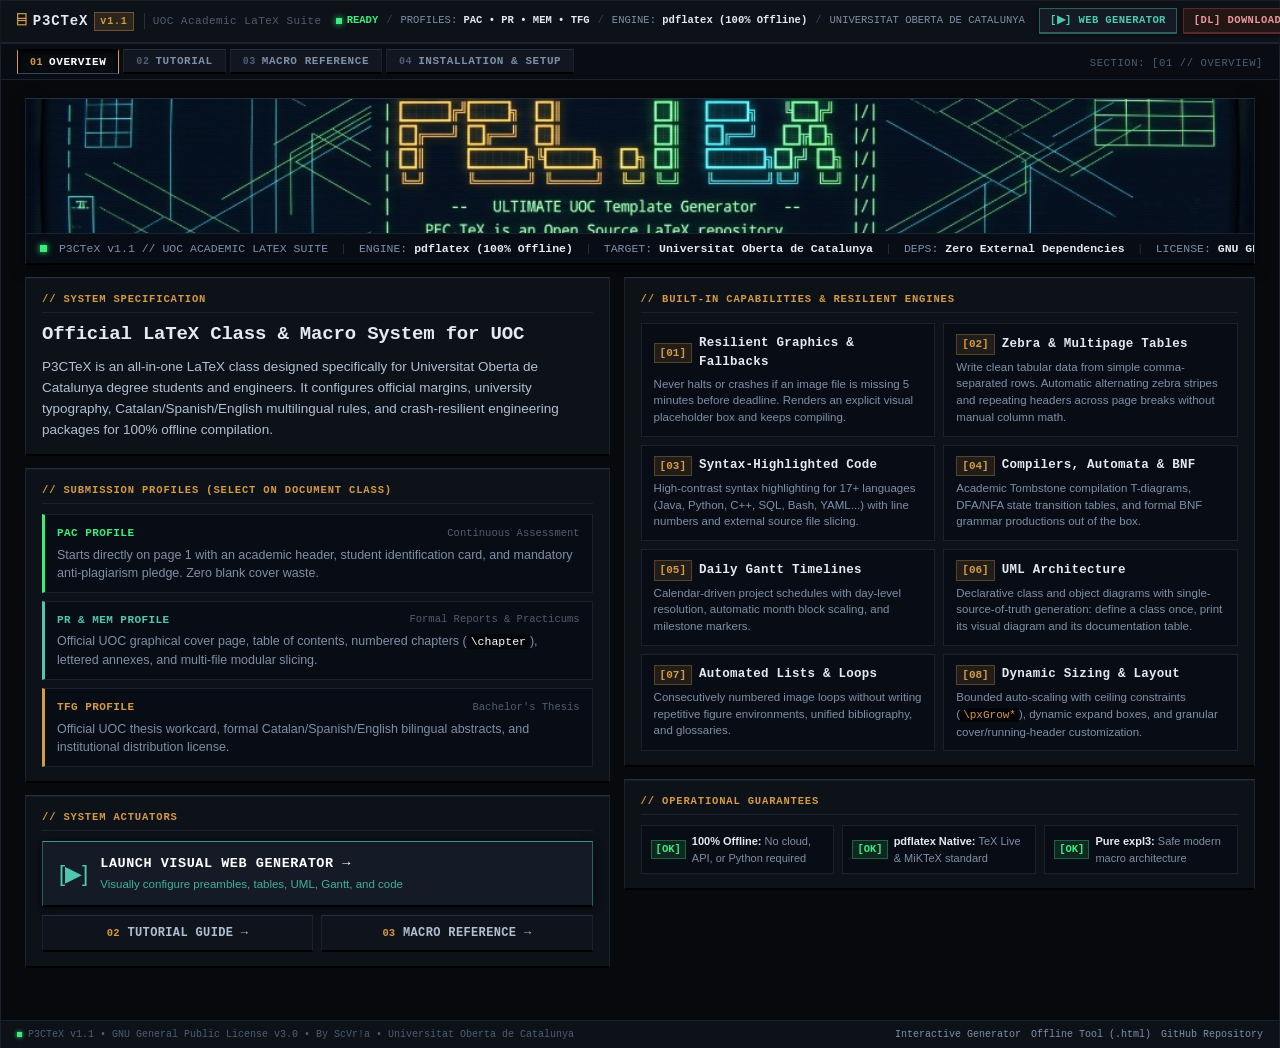
<file: index.html>
<!DOCTYPE html>
<html lang="en">
<head>
  <meta charset="utf-8">
  <title>P3CTeX — The Ultimate UOC LaTeX Suite</title>
  <meta http-equiv="refresh" content="0; url=site/index.html">
  <link rel="canonical" href="site/index.html">
  <script>window.location.replace("site/index.html");</script>
</head>
<body>
  <p>Redirecting to <a href="site/index.html">P3CTeX Public Documentation &amp; Generator Studio</a>...</p>
</body>
</html>
</file>
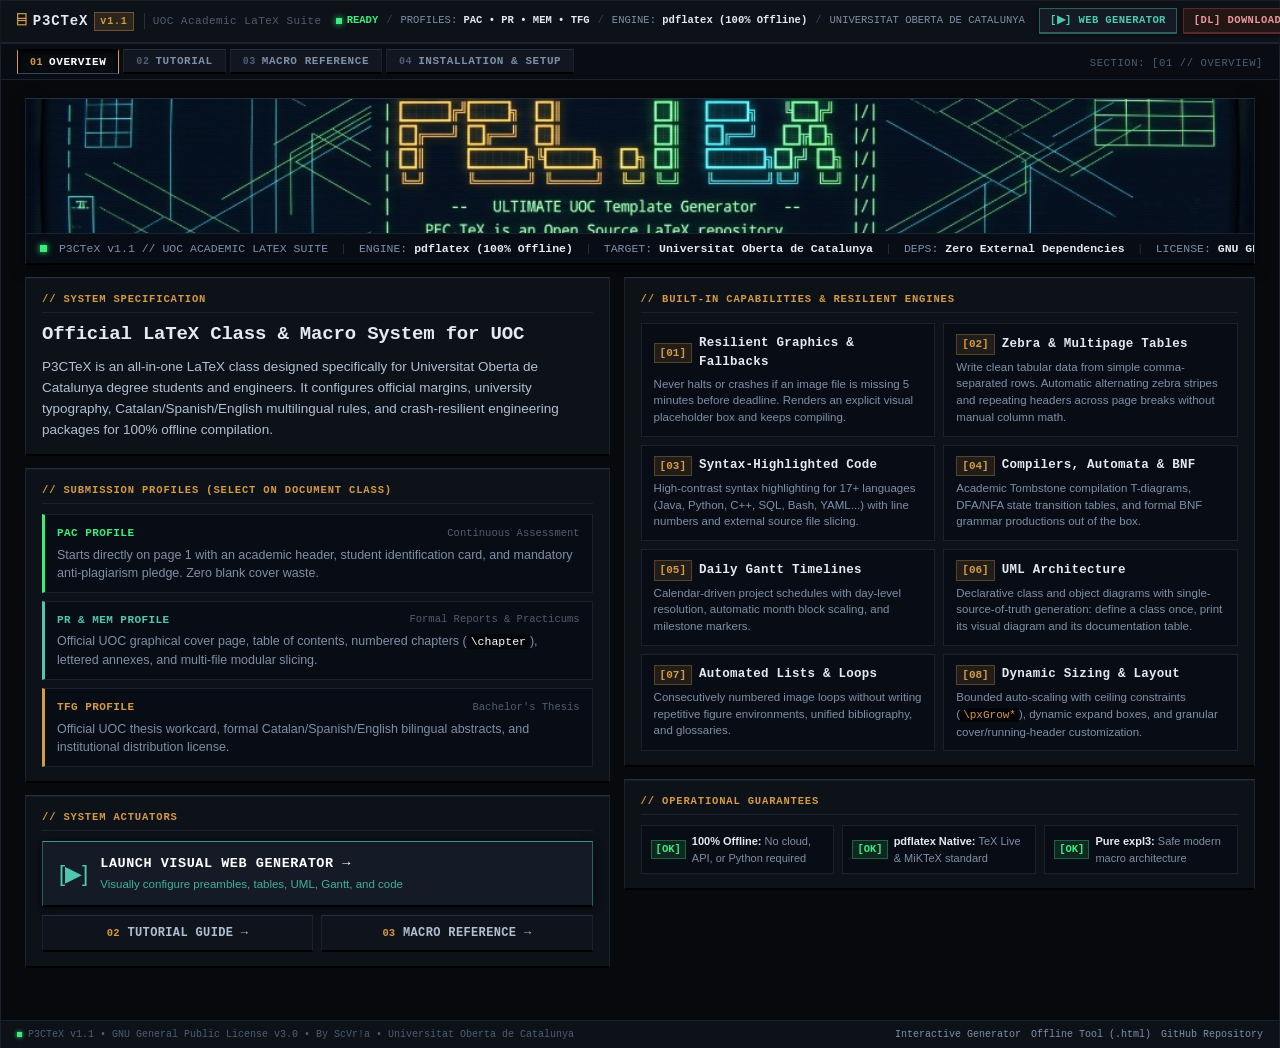
<file: site/index.html>
<!doctype html>
<html lang="en">
<head>
  <meta charset="utf-8">
  <meta name="viewport" content="width=device-width, initial-scale=1">
  <title>P3CTeX · UOC LaTeX Document Class &amp; Package Suite</title>
  <meta name="description" content="LaTeX document class and package suite for Universitat Oberta de Catalunya (UOC) continuous assessments (PAC/PEC), practicum reports (PR), and final degree projects (TFG).">
  <link rel="stylesheet" href="assets/css/site.css">
  <script src="assets/js/site.js" defer></script>
</head>
<body class="console-workstation">
  <a class="skip-link" href="#console-stage">Skip to console display</a>

  <!-- ======================================================================
       FIXED-VIEWPORT PHYSICAL CONSOLE WORKSTATION
       Zero vertical scroll · Fits 100vh screen · Clean monospace hardware layout
       ====================================================================== -->
  <div class="console-viewport">

    <!-- Top Chassis Header -->
    <header class="console-masthead">
      <div class="masthead-brand">
        <a href="index.html" class="brand-badge" aria-label="P3CTeX Home">
          <span class="badge-icon">⌸</span>
          <span class="badge-title">P3CTeX</span>
          <span class="badge-ver">v1.1</span>
        </a>
        <span class="brand-tagline">UOC Academic LaTeX Suite</span>
      </div>

      <div class="masthead-telemetry">
        <span class="telemetry-item status"><span class="led-pulse"></span> READY</span>
        <span class="telemetry-sep">/</span>
        <span class="telemetry-item">PROFILES: <strong>PAC &bull; PR &bull; MEM &bull; TFG</strong></span>
        <span class="telemetry-sep">/</span>
        <span class="telemetry-item">ENGINE: <strong>pdflatex (100% Offline)</strong></span>
        <span class="telemetry-sep">/</span>
        <span class="telemetry-item">UNIVERSITAT OBERTA DE CATALUNYA</span>
      </div>

      <div class="masthead-actions">
        <a href="generator.html" class="action-btn cyan">[▶] WEB GENERATOR</a>
        <a href="https://github.com/DidacLL/P3CTeX/releases/latest" class="action-btn rust" target="_blank" rel="noopener">[DL] DOWNLOAD ZIP</a>
        <a href="https://github.com/DidacLL/P3CTeX" class="action-btn ghost" target="_blank" rel="noopener">GITHUB</a>
      </div>
    </header>

    <!-- Navigation Ribbon (Tactile Rocker Switches) -->
    <nav class="console-selector-ribbon" aria-label="Navigation Sections">
      <div class="selector-track">
        <button type="button" class="selector-key active" data-deck="deck-overview">
          <span class="key-index">01</span>
          <span class="key-label">OVERVIEW</span>
        </button>
        <button type="button" class="selector-key" data-deck="deck-templates">
          <span class="key-index">02</span>
          <span class="key-label">TUTORIAL</span>
        </button>
        <button type="button" class="selector-key" data-deck="deck-macros">
          <span class="key-index">03</span>
          <span class="key-label">MACRO REFERENCE</span>
        </button>
        <button type="button" class="selector-key" data-deck="deck-runbook">
          <span class="key-index">04</span>
          <span class="key-label">INSTALLATION &amp; SETUP</span>
        </button>
      </div>
      <div class="selector-meta">
        <span class="mode-readout" id="active-mode-readout">SECTION: [01 // OVERVIEW]</span>
      </div>
    </nav>

    <!-- Main Stage (100% Viewport Fit, Zero Scroll) -->
    <main id="console-stage" class="console-stage">

      <!-- ==================================================================
           SECTION 01: OVERVIEW (PRODUCT DEFINITION & CAPABILITIES)
           ================================================================== -->
      <section id="deck-overview" class="console-deck active" aria-label="Product Overview">
        <div class="console-overview-wrapper">
          
          <!-- Authentic Console Header Banner -->
          <div class="overview-banner-panel">
            <img src="assets/images/brand-banner.jpg" alt="P3CTeX: Procrastinar és l'única esperança // ScVr!a" class="overview-banner-img">
            <div class="overview-telemetry-bar">
              <span class="tele-tag"><span class="tele-dot"></span> P3CTeX v1.1 // UOC ACADEMIC LATEX SUITE</span>
              <span class="tele-divider">|</span>
              <span class="tele-tag">ENGINE: <strong>pdflatex (100% Offline)</strong></span>
              <span class="tele-divider">|</span>
              <span class="tele-tag">TARGET: <strong>Universitat Oberta de Catalunya</strong></span>
              <span class="tele-divider">|</span>
              <span class="tele-tag">DEPS: <strong>Zero External Dependencies</strong></span>
              <span class="tele-divider">|</span>
              <span class="tele-tag">LICENSE: <strong>GNU GPLv3</strong></span>
            </div>
          </div>

          <!-- Main Console Operational Deck (2 Balanced Columns) -->
          <div class="overview-grid-console">

            <!-- Left Console Sector: Mission, Profiles & Launch Actions -->
            <div class="console-sector left-sector">
              
              <!-- Definition & Value Proposition -->
              <div class="sector-block mission-block">
                <div class="sector-tag">// SYSTEM SPECIFICATION</div>
                <h1 class="sector-title">Official LaTeX Class &amp; Macro System for UOC</h1>
                <p class="sector-desc">
                  P3CTeX is an all-in-one LaTeX class designed specifically for Universitat Oberta de Catalunya degree students and engineers. It configures official margins, university typography, Catalan/Spanish/English multilingual rules, and crash-resilient engineering packages for 100% offline compilation.
                </p>
              </div>

              <!-- Academic Submission Profiles (PAC vs PR vs TFG) -->
              <div class="sector-block profiles-block">
                <div class="sector-tag">// SUBMISSION PROFILES (SELECT ON DOCUMENT CLASS)</div>
                <div class="profiles-list">
                  <div class="profile-card profile-pac">
                    <div class="profile-card-header">
                      <span class="profile-pill pac">PAC PROFILE</span>
                      <span class="profile-subtitle">Continuous Assessment</span>
                    </div>
                    <p class="profile-card-desc">
                      Starts directly on page 1 with an academic header, student identification card, and mandatory anti-plagiarism pledge. Zero blank cover waste.
                    </p>
                  </div>

                  <div class="profile-card profile-pr">
                    <div class="profile-card-header">
                      <span class="profile-pill pr">PR &amp; MEM PROFILE</span>
                      <span class="profile-subtitle">Formal Reports &amp; Practicums</span>
                    </div>
                    <p class="profile-card-desc">
                      Official UOC graphical cover page, table of contents, numbered chapters (<code>\chapter</code>), lettered annexes, and multi-file modular slicing.
                    </p>
                  </div>

                  <div class="profile-card profile-tfg">
                    <div class="profile-card-header">
                      <span class="profile-pill tfg">TFG PROFILE</span>
                      <span class="profile-subtitle">Bachelor's Thesis</span>
                    </div>
                    <p class="profile-card-desc">
                      Official UOC thesis workcard, formal Catalan/Spanish/English bilingual abstracts, and institutional distribution license.
                    </p>
                  </div>
                </div>
              </div>

              <!-- Direct Console Actuators (Launch Buttons) -->
              <div class="sector-block actuators-block">
                <div class="sector-tag">// SYSTEM ACTUATORS</div>
                <div class="actuator-buttons-col">
                  <a href="generator.html" class="primary-actuator-btn generator-btn">
                    <span class="actuator-icon">[▶]</span>
                    <span class="actuator-body">
                      <strong>LAUNCH VISUAL WEB GENERATOR &rarr;</strong>
                      <small>Visually configure preambles, tables, UML, Gantt, and code</small>
                    </span>
                  </a>

                  <div class="actuator-dual-row">
                    <button type="button" class="sub-actuator-btn tutorial-btn" data-jump-deck="deck-templates">
                      <span class="sub-idx">02</span>
                      <span class="sub-txt">TUTORIAL GUIDE &rarr;</span>
                    </button>
                    <button type="button" class="sub-actuator-btn macro-btn" data-jump-deck="deck-macros">
                      <span class="sub-idx">03</span>
                      <span class="sub-txt">MACRO REFERENCE &rarr;</span>
                    </button>
                  </div>
                </div>
              </div>

            </div>

            <!-- Right Console Sector: Built-in Capabilities & Superpowers -->
            <div class="console-sector right-sector">
              
              <div class="sector-block capabilities-block">
                <div class="sector-tag">// BUILT-IN CAPABILITIES &amp; RESILIENT ENGINES</div>
                
                <div class="capabilities-grid">
                  
                  <div class="cap-item">
                    <div class="cap-header">
                      <span class="cap-glyph">[01]</span>
                      <h3 class="cap-name">Resilient Graphics &amp; Fallbacks</h3>
                    </div>
                    <p class="cap-desc">
                      Never halts or crashes if an image file is missing 5 minutes before deadline. Renders an explicit visual placeholder box and keeps compiling.
                    </p>
                  </div>

                  <div class="cap-item">
                    <div class="cap-header">
                      <span class="cap-glyph">[02]</span>
                      <h3 class="cap-name">Zebra &amp; Multipage Tables</h3>
                    </div>
                    <p class="cap-desc">
                      Write clean tabular data from simple comma-separated rows. Automatic alternating zebra stripes and repeating headers across page breaks without manual column math.
                    </p>
                  </div>

                  <div class="cap-item">
                    <div class="cap-header">
                      <span class="cap-glyph">[03]</span>
                      <h3 class="cap-name">Syntax-Highlighted Code</h3>
                    </div>
                    <p class="cap-desc">
                      High-contrast syntax highlighting for 17+ languages (Java, Python, C++, SQL, Bash, YAML...) with line numbers and external source file slicing.
                    </p>
                  </div>

                  <div class="cap-item">
                    <div class="cap-header">
                      <span class="cap-glyph">[04]</span>
                      <h3 class="cap-name">Compilers, Automata &amp; BNF</h3>
                    </div>
                    <p class="cap-desc">
                      Academic Tombstone compilation T-diagrams, DFA/NFA state transition tables, and formal BNF grammar productions out of the box.
                    </p>
                  </div>

                  <div class="cap-item">
                    <div class="cap-header">
                      <span class="cap-glyph">[05]</span>
                      <h3 class="cap-name">Daily Gantt Timelines</h3>
                    </div>
                    <p class="cap-desc">
                      Calendar-driven project schedules with day-level resolution, automatic month block scaling, and milestone markers.
                    </p>
                  </div>

                  <div class="cap-item">
                    <div class="cap-header">
                      <span class="cap-glyph">[06]</span>
                      <h3 class="cap-name">UML Architecture</h3>
                    </div>
                    <p class="cap-desc">
                      Declarative class and object diagrams with single-source-of-truth generation: define a class once, print its visual diagram and its documentation table.
                    </p>
                  </div>

                  <div class="cap-item">
                    <div class="cap-header">
                      <span class="cap-glyph">[07]</span>
                      <h3 class="cap-name">Automated Lists &amp; Loops</h3>
                    </div>
                    <p class="cap-desc">
                      Consecutively numbered image loops without writing repetitive figure environments, unified bibliography, and glossaries.
                    </p>
                  </div>

                  <div class="cap-item">
                    <div class="cap-header">
                      <span class="cap-glyph">[08]</span>
                      <h3 class="cap-name">Dynamic Sizing &amp; Layout</h3>
                    </div>
                    <p class="cap-desc">
                      Bounded auto-scaling with ceiling constraints (<code>\pxGrow*</code>), dynamic expand boxes, and granular cover/running-header customization.
                    </p>
                  </div>

                </div>
              </div>

              <!-- System Guarantees Strip -->
              <div class="sector-block guarantees-block">
                <div class="sector-tag">// OPERATIONAL GUARANTEES</div>
                <div class="guarantees-row">
                  <div class="guar-item">
                    <span class="guar-icon">[OK]</span>
                    <span class="guar-text"><strong>100% Offline:</strong> No cloud, API, or Python required</span>
                  </div>
                  <div class="guar-item">
                    <span class="guar-icon">[OK]</span>
                    <span class="guar-text"><strong>pdflatex Native:</strong> TeX Live &amp; MiKTeX standard</span>
                  </div>
                  <div class="guar-item">
                    <span class="guar-icon">[OK]</span>
                    <span class="guar-text"><strong>Pure expl3:</strong> Safe modern macro architecture</span>
                  </div>
                </div>
              </div>

            </div>

          </div>

        </div>
      </section>

      <!-- ==================================================================
           SECTION 02: STEP-BY-STEP TUTORIAL (LEARN HOW TO WRITE P3CTEX)
           ================================================================== -->
      <section id="deck-templates" class="console-deck" aria-label="Step-by-step Tutorial">
        <div class="tutorial-stage-view">
          
          <!-- Step Selector Ribbon (7 Progressive Lessons) -->
          <div class="tutorial-step-bar">
            <button type="button" class="tut-step-btn active" data-step="1">
              <span class="step-num">01</span>
              <span class="step-title">Profiles (PAC/PR)</span>
            </button>
            <button type="button" class="tut-step-btn" data-step="2">
              <span class="step-num">02</span>
              <span class="step-title">Cover &amp; Headers</span>
            </button>
            <button type="button" class="tut-step-btn" data-step="3">
              <span class="step-num">03</span>
              <span class="step-title">Default Shorthands</span>
            </button>
            <button type="button" class="tut-step-btn" data-step="4">
              <span class="step-num">04</span>
              <span class="step-title">Text Overrides</span>
            </button>
            <button type="button" class="tut-step-btn" data-step="5">
              <span class="step-num">05</span>
              <span class="step-title">Tables, Code &amp; Fig</span>
            </button>
            <button type="button" class="tut-step-btn" data-step="6">
              <span class="step-num">06</span>
              <span class="step-title">UML Architecture</span>
            </button>
            <button type="button" class="tut-step-btn" data-step="7">
              <span class="step-num">07</span>
              <span class="step-title">Annexes &amp; Bib</span>
            </button>
          </div>

          <!-- Split View: Left focused code snippet / Right detailed instruction & reference -->
          <div class="tutorial-split-view">
            
            <!-- Left: Focused Code Snippet with CRT display -->
            <div class="tutorial-code-col">
              <div class="tut-code-header">
                <div class="tut-code-meta">
                  <span class="tut-step-pill" id="tut-step-indicator">STEP 01 OF 07</span>
                  <span class="tut-code-filename" id="tut-code-filename">01-documentclass.tex</span>
                </div>
                <button class="tactile-copy-action mini" data-copy-target="#tut-code-target">
                  <span class="copy-icon">[COPY]</span>
                  <span class="copy-text">COPY SNIPPET</span>
                </button>
              </div>

              <div class="tut-code-viewport">
                <pre class="editor-pre"><code id="tut-code-target">\documentclass[PAC,default]{P3CTeX} % Profile: PAC (default) | PR | MEM | TFG

% PAC vs PR: Both share identical macros, geometry, and Arev typography.
% - PAC: Starts on page 1 with metadata &amp; anti-plagiarism pledge (Continuous Assessment).
% - PR:  Adds the official UOC graphical cover page and table of contents (Reports).
% - MEM: Multi-chapter report. Enables \chapter, \pxMEMannex, and figure/table indexes.
% - TFG: Final Degree Project. Injects official UOC work card and bilingual abstract.</code></pre>
              </div>

              <!-- Stepper Navigation Controls -->
              <div class="tut-stepper-controls">
                <button type="button" class="hw-actuator-btn" id="tut-btn-prev" disabled>
                  <span>&larr; PREVIOUS STEP</span>
                </button>
                <span class="tut-progress-status" id="tut-progress-status">Lesson 1 of 7</span>
                <button type="button" class="hw-actuator-btn primary" id="tut-btn-next">
                  <span>NEXT STEP &rarr;</span>
                </button>
              </div>
            </div>

            <!-- Right: Technical Instruction, Parameters & Rules -->
            <aside class="tutorial-guide-col">
              <div class="guide-header">
                <h3 class="guide-heading" id="tut-guide-title">Step 1: Document Class &amp; Profiles</h3>
                <span class="guide-tag" id="tut-guide-tag">CORE SETUP</span>
              </div>

              <p class="guide-desc" id="tut-guide-desc">
                Every P3CTeX document begins with <code>\documentclass[&lt;profile&gt;,default]{P3CTeX}</code>. The profile controls the document's structure, primarily whether it includes an institutional cover page or starts immediately on page 1.
              </p>

              <!-- Parameter Reference Box -->
              <div class="guide-ref-box">
                <span class="guide-ref-label" id="tut-ref-label">// PROFILE OPTIONS REFERENCE:</span>
                <div class="guide-ref-table" id="tut-ref-table">
                  <div class="ref-row"><code class="ref-k">PAC / PEC / CA</code><span class="ref-v">Continuous assessment (starts directly on page 1, anti-plagiarism pledge, no blank cover). Catalan (PAC), Spanish (PEC), or English (CA).</span></div>
                  <div class="ref-row"><code class="ref-k">PR</code><span class="ref-v">Practicum / Lab report (adds institutional UOC cover page and table of contents).</span></div>
                  <div class="ref-row"><code class="ref-k">MEM</code><span class="ref-v">Multi-chapter technical memory with <code>\chapter</code> support and appendix numbering.</span></div>
                  <div class="ref-row"><code class="ref-k">TFG</code><span class="ref-v">Final Degree Project with official UOC academic work card and bilingual abstract.</span></div>
                </div>
              </div>

              <!-- UOC Tip / Practical Advice Plate -->
              <div class="guide-tip-plate" id="tut-tip-box">
                <strong class="tip-title" id="tut-tip-title">[NOTE] Why PAC vs PR?</strong>
                <span class="tip-text" id="tut-tip-text">UOC grading rubrics for continuous assessment (PAC) penalize blank cover pages because teachers grade hundreds of papers. PAC puts your name and anti-plagiarism pledge directly at the top of page 1. For term projects (PR), switch to [PR] to generate the graphic cover.</span>
              </div>

              <!-- Generator Bridge Callout -->
              <div class="guide-generator-bridge">
                <span class="bridge-text">Need a complete, pre-configured file with all boilerplate assembled?</span>
                <a href="generator.html" class="bridge-btn">[▶] Open in Web Generator &rarr;</a>
              </div>
            </aside>

          </div>

        </div>
      </section>

      <!-- ==================================================================
           SECTION 03: PACKAGE DOCUMENTATION (MACRO SUITE REFERENCE)
           ================================================================== -->
      <section id="deck-macros" class="console-deck" aria-label="Macro and Feature Reference">
        <div class="macro-stage-view">
          
          <!-- Universal Live Filter & View Mode Switcher -->
          <div class="macro-filter-toolbar">
            <div class="filter-search-box">
              <span class="search-icon">[?]</span>
              <input type="text" id="macro-search-input" class="search-input" placeholder="Search macro, key, or task (e.g. grow, list, table, uml, annex, cover, bib, code, tfg)..." autocomplete="off" spellcheck="false">
              <button type="button" id="macro-search-clear" class="search-clear-btn" title="Clear filter" style="display:none;">&#10005;</button>
            </div>
            
            <div class="view-mode-rocker">
              <span class="mode-label">VIEWPORT:</span>
              <button type="button" class="mode-btn active" data-view="split">SPLIT VIEW</button>
              <button type="button" class="mode-btn" data-view="wide-table">WIDE API TABLE</button>
              <button type="button" class="mode-btn" data-view="wide-code">FULL CODE</button>
            </div>
          </div>

          <!-- Package & Feature Selector Bar (9 Core Bundled Suites) -->
          <div class="macro-channel-bar" id="macro-channel-bar">
            <button type="button" class="channel-key active" data-channel="pxtab">
              <span class="ch-id">01</span>
              <span class="ch-name">Tables</span>
            </button>
            <button type="button" class="channel-key" data-channel="pxsrc">
              <span class="ch-id">02</span>
              <span class="ch-name">Figures &amp; Lists</span>
            </button>
            <button type="button" class="channel-key" data-channel="pxlst">
              <span class="ch-id">03</span>
              <span class="ch-name">Code Highlighting</span>
            </button>
            <button type="button" class="channel-key" data-channel="pxcmp">
              <span class="ch-id">04</span>
              <span class="ch-name">Compilers &amp; Automata</span>
            </button>
            <button type="button" class="channel-key" data-channel="pxgnt">
              <span class="ch-id">05</span>
              <span class="ch-name">Project Timelines</span>
            </button>
            <button type="button" class="channel-key" data-channel="pxuml">
              <span class="ch-id">06</span>
              <span class="ch-name">UML Architecture</span>
            </button>
            <button type="button" class="channel-key" data-channel="pxmem">
              <span class="ch-id">07</span>
              <span class="ch-name">Memories &amp; Annexes</span>
            </button>
            <button type="button" class="channel-key" data-channel="pxtfg">
              <span class="ch-id">08</span>
              <span class="ch-name">TFG Workcard</span>
            </button>
            <button type="button" class="channel-key" data-channel="pxgdx">
              <span class="ch-id">09</span>
              <span class="ch-name">Cover &amp; Overrides</span>
            </button>
          </div>

          <!-- Dynamic Search Results Overlay (Visible only when filtering) -->
          <div id="macro-search-results" class="macro-search-results-panel" style="display:none;">
            <div class="search-results-header">
              <span class="results-count" id="macro-search-count">0 MATCHES FOUND</span>
              <span class="results-hint">Click any matching macro to view its documentation and full working example</span>
            </div>
            <div class="search-results-table-wrap">
              <div class="api-table-wrapper" id="macro-search-table">
                <!-- Dynamically generated rows -->
              </div>
            </div>
          </div>

          <!-- Split Macro Showcase: API Reference Table + Compilable Code -->
          <div class="macro-showcase-split" id="macro-showcase-split">
            
            <!-- Left: API Reference Table & Options -->
            <div class="macro-narrative">
              <div class="macro-title-bar">
                <h2 class="macro-hero-title" id="macro-hero-title">Tables</h2>
                <span class="macro-badge" id="macro-backend-badge">booktabs + longtable</span>
              </div>
              
              <p class="macro-hero-desc" id="macro-hero-desc">
                Creates LaTeX tables from comma-separated rows. Includes automatic alternating row shading (zebra striping) and multi-page page breaks using longtable and booktabs without manual column width calculations.
              </p>

              <!-- Command Reference Table -->
              <div class="macro-api-box">
                <span class="api-box-label">// COMMAND REFERENCE &amp; SIGNATURES:</span>
                <div class="api-table-wrapper" id="macro-api-table">
                  <!-- Populated by JS -->
                </div>
              </div>

              <!-- Feature Summary -->
              <div class="macro-features-strip" id="macro-features-strip">
                <!-- Populated by JS -->
              </div>

              <div class="macro-doc-actions">
                <a href="generator.html#tables" id="macro-showcase-url" class="doc-link-btn">[▶] Visual Generator &rarr;</a>
                <a href="https://github.com/DidacLL/P3CTeX" target="_blank" rel="noopener" class="doc-link-btn secondary">GitHub Source</a>
              </div>
            </div>

            <!-- Right: Working Compilable Example & Parameter Breakdown -->
            <div class="macro-code-display">
              <div class="code-display-header">
                <span class="disp-label">VERIFIED CODE EXAMPLE:</span>
                <button class="tactile-copy-action mini" data-copy-target="#macro-code-target">
                  <span class="copy-icon">[COPY]</span>
                  <span class="copy-text">COPY SNIPPET</span>
                </button>
              </div>
              <pre class="macro-pre"><code id="macro-code-target"></code></pre>

              <!-- Syntax & Argument Breakdown Notes -->
              <div class="macro-syntax-notes" id="macro-syntax-notes">
                <span class="notes-label">// PARAMETER &amp; SYNTAX BREAKDOWN:</span>
                <ul class="notes-list" id="macro-notes-list">
                  <!-- Populated by JS -->
                </ul>
              </div>
            </div>

          </div>

        </div></section>

      <!-- ==================================================================
           SECTION 04: INSTALLATION & SETUP (LOCAL COMPILATION RUNBOOK)
           ================================================================== -->
      <section id="deck-runbook" class="console-deck" aria-label="Installation and Setup">
        <div class="runbook-stage-view">
          
          <div class="runbook-header-strip">
            <h2 class="runbook-title">How to Install and Compile P3CTeX Locally</h2>
            <span class="runbook-tag">100% LOCAL &bull; MIKTEX &amp; TEX LIVE COMPATIBLE &bull; ZERO INTERNET NEEDED</span>
          </div>

          <!-- 2-Column Runbook: Sequential Steps + Troubleshooting & Offline Tool -->
          <div class="runbook-split-layout">
            
            <!-- Left: Sequential Installation Flow -->
            <div class="runbook-steps-col">
              
              <div class="runbook-step-card">
                <div class="step-badge">1</div>
                <div class="step-content">
                  <div class="step-meta">
                    <strong>Step 1: Download or Clone Repository</strong>
                    <span class="step-sub">Get the document class and packages onto your machine</span>
                  </div>
                  <div class="step-code-box">
                    <code id="cmd-step-1">git clone https://github.com/DidacLL/P3CTeX.git</code>
                    <button class="tactile-copy-action mini" data-copy-target="#cmd-step-1">[COPY]</button>
                  </div>
                </div>
              </div>

              <div class="runbook-step-card">
                <div class="step-badge">2</div>
                <div class="step-content">
                  <div class="step-meta">
                    <strong>Step 2: Windows MiKTeX Root Registration</strong>
                    <span class="step-sub">Register directory in MiKTeX settings and refresh filename database</span>
                  </div>
                  <div class="step-code-box">
                    <code id="cmd-step-2">initexmf --register-root="C:\path\to\P3CTeX" &amp;&amp; initexmf --update-fndb</code>
                    <button class="tactile-copy-action mini" data-copy-target="#cmd-step-2">[COPY]</button>
                  </div>
                </div>
              </div>

              <div class="runbook-step-card">
                <div class="step-badge">3</div>
                <div class="step-content">
                  <div class="step-meta">
                    <strong>Step 3: Linux &amp; macOS TeX Live Environment</strong>
                    <span class="step-sub">Point TEXINPUTS to directory or symlink into ~/texmf</span>
                  </div>
                  <div class="step-code-box">
                    <code id="cmd-step-3">export TEXINPUTS=".:/path/to/P3CTeX//:"</code>
                    <button class="tactile-copy-action mini" data-copy-target="#cmd-step-3">[COPY]</button>
                  </div>
                </div>
              </div>

              <div class="runbook-step-card">
                <div class="step-badge">4</div>
                <div class="step-content">
                  <div class="step-meta">
                    <strong>Step 4: Compile Cleanly with pdflatex</strong>
                    <span class="step-sub">Run standard compilation from your document folder</span>
                  </div>
                  <div class="step-code-box">
                    <code id="cmd-step-4">pdflatex your-submission.tex</code>
                    <button class="tactile-copy-action mini" data-copy-target="#cmd-step-4">[COPY]</button>
                  </div>
                </div>
              </div>

              <!-- Compilation Troubleshooting Box -->
              <div class="runbook-troubleshoot-box">
                <strong class="troubleshoot-title">// COMMON TERMINAL COMPILATION FIXES:</strong>
                <div class="troubleshoot-list">
                  <div class="tb-item"><code>! LaTeX Error: File 'P3CTeX.cls' not found.</code><span>Ensure P3CTeX is in your local folder or run <code>initexmf --update-fndb</code>.</span></div>
                  <div class="tb-item"><code>! Font \arev... not found.</code><span>Install the Arev Sans font package or update font maps via <code>initexmf --mkmaps</code>.</span></div>
                  <div class="tb-item"><code>! Undefined control sequence.</code><span>Ensure standard pdflatex is used with all bundled px*.sty files present.</span></div>
                </div>
              </div>

            </div>

            <!-- Right: Zero-Setup Drop Method, Requirements & Offline Generator -->
            <div class="runbook-sidebar-col">
              
              <!-- Zero-Setup Portable Folder Method -->
              <div class="runbook-info-card highlight">
                <strong class="info-card-title">[NOTE] Zero-Setup Portable Method</strong>
                <p class="info-card-text">
                  Don't want to register system roots? Simply copy <code>P3CTeX.cls</code> and the <code>px*.sty</code> files directly into your coursework folder. <code>pdflatex</code> will automatically find and load them with zero configuration!
                </p>
              </div>

              <!-- Engine & Font Requirements -->
              <div class="runbook-info-card">
                <strong class="info-card-title">[SPEC] Engine &amp; Font Specifications</strong>
                <div class="engine-spec-list">
                  <div class="eng-row"><span>Engine:</span><strong>pdflatex (Standard)</strong></div>
                  <div class="eng-row"><span>Typography:</span><strong>Arev Sans, Inconsolata</strong></div>
                  <div class="eng-row"><span>Babel Languages:</span><strong>Catalan, Spanish, English</strong></div>
                  <div class="eng-row"><span>Dependencies:</span><strong>tcolorbox, pgf/TikZ, booktabs</strong></div>
                </div>
              </div>

              <!-- Auxiliary Cache & Clean Command Plate -->
              <div class="runbook-info-card">
                <strong class="info-card-title">[CLEAN] Auxiliary Build Files Cleanup</strong>
                <p class="info-card-text">
                  If LaTeX throws unexpected package or TOC errors, delete auxiliary cache files and recompile cleanly:
                </p>
                <div class="clean-cmd-grid">
                  <div class="clean-row">
                    <span class="os-tag">WIN</span>
                    <code>del *.aux *.log *.out *.toc *.synctex.gz</code>
                  </div>
                  <div class="clean-row">
                    <span class="os-tag">NIX</span>
                    <code>rm -f *.aux *.log *.out *.toc *.synctex.gz</code>
                  </div>
                </div>
              </div>

              <!-- Offline Standalone Generator -->
              <div class="runbook-offline-box">
                <div class="offline-box-header">
                  <span class="offline-icon">[TOOL]</span>
                  <strong>Offline Single-File HTML Generator</strong>
                </div>
                <p class="offline-box-desc">
                  Working offline or on a university terminal without internet? Download the single-file HTML generator. Runs entirely in your browser with zero network access.
                </p>
                <a href="standalone-generator.html" download="p3ctex-standalone-generator.html" class="offline-dl-action">
                  [DL] DOWNLOAD OFFLINE TOOL (.HTML)
                </a>
              </div>

            </div>

          </div>

        </div>
      </section>

    </main>

    <!-- Bottom Status Telemetry Footer -->
    <footer class="console-telemetry-footer">
      <div class="footer-status-left">
        <span class="dot-live"></span>
        <span class="status-txt">P3CTeX v1.1</span>
        <span class="sep">&bull;</span>
        <span class="license-txt">GNU General Public License v3.0</span>
        <span class="sep">&bull;</span>
        <span class="author-txt">By ScVr!a &bull; Universitat Oberta de Catalunya</span>
      </div>

      <div class="footer-links-right">
        <a href="generator.html" class="foot-link">Interactive Generator</a>
        <a href="standalone-generator.html" download="p3ctex-standalone-generator.html" class="foot-link">Offline Tool (.html)</a>
        <a href="https://github.com/DidacLL/P3CTeX" target="_blank" rel="noopener" class="foot-link">GitHub Repository</a>
      </div>
    </footer>

  </div>
</body>
</html>
</file>
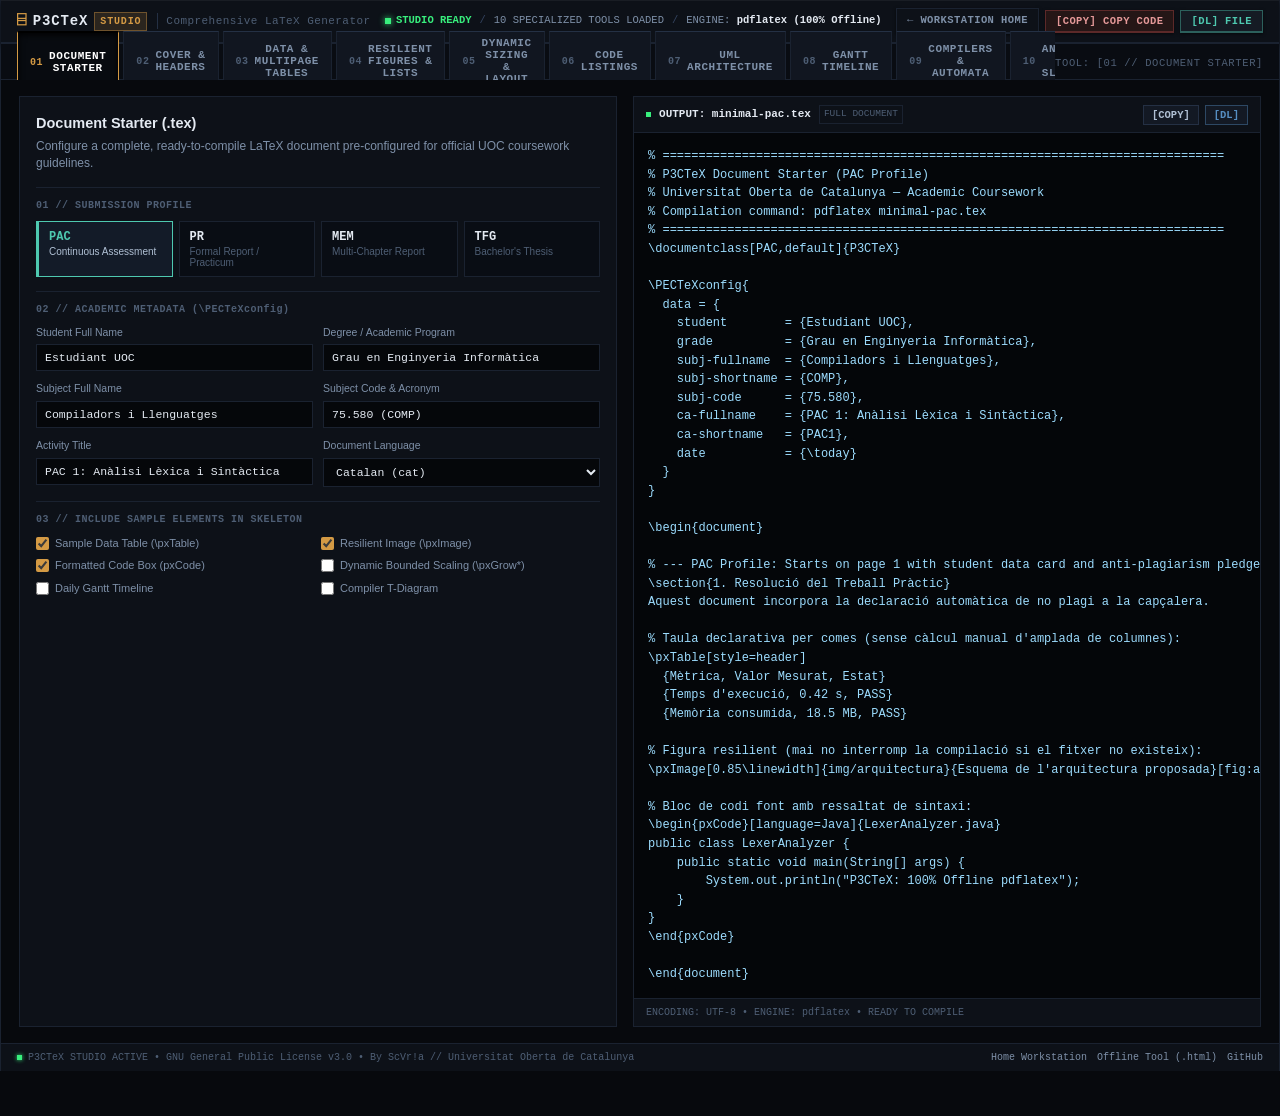
<file: site/generator.html>
<!doctype html>
<html lang="en">
<head>
  <meta charset="utf-8">
  <meta name="viewport" content="width=device-width, initial-scale=1">
  <title>LaTeX Generator Studio · P3CTeX</title>
  <meta name="description" content="Interactive multi-asset LaTeX studio for UOC coursework: generate document starters, cover overrides, multipage tables, resilient figures, dynamic sizing, Gantt charts, UML, and code listings.">
  <link rel="stylesheet" href="assets/css/site.css">
  <link rel="stylesheet" href="assets/css/generator.css">
  <script src="assets/js/generator.js" defer></script>
</head>
<body class="console-workstation">
  <a class="skip-link" href="#studio-stage">Skip to generator studio</a>

  <div class="console-viewport">

    <!-- Top Masthead Header -->
    <header class="console-masthead">
      <div class="masthead-brand">
        <a href="index.html" class="brand-badge" aria-label="P3CTeX Home">
          <span class="badge-icon">⌸</span>
          <span class="badge-title">P3CTeX</span>
          <span class="badge-ver">STUDIO</span>
        </a>
        <span class="brand-tagline">Comprehensive LaTeX Generator</span>
      </div>

      <div class="masthead-telemetry">
        <span class="telemetry-item status"><span class="led-pulse green"></span> STUDIO READY</span>
        <span class="telemetry-sep">/</span>
        <span class="telemetry-item">10 SPECIALIZED TOOLS LOADED</span>
        <span class="telemetry-sep">/</span>
        <span class="telemetry-item">ENGINE: <strong>pdflatex (100% Offline)</strong></span>
      </div>

      <div class="masthead-actions">
        <a href="index.html" class="action-btn ghost">← WORKSTATION HOME</a>
        <button type="button" class="action-btn rust" id="btn-copy-main">[COPY] COPY CODE</button>
        <button type="button" class="action-btn cyan" id="btn-download-main">[DL] FILE</button>
      </div>
    </header>

    <!-- Tool Selector Ribbon (10 Specialized Generator Tabs) -->
    <nav class="console-selector-ribbon" aria-label="Generator Tool Selectors">
      <div class="selector-track">
        <button type="button" class="selector-key active" data-tool="tool-document">
          <span class="key-index">01</span>
          <span class="key-label">DOCUMENT STARTER</span>
        </button>
        <button type="button" class="selector-key" data-tool="tool-cover">
          <span class="key-index">02</span>
          <span class="key-label">COVER &amp; HEADERS</span>
        </button>
        <button type="button" class="selector-key" data-tool="tool-tables">
          <span class="key-index">03</span>
          <span class="key-label">DATA &amp; MULTIPAGE TABLES</span>
        </button>
        <button type="button" class="selector-key" data-tool="tool-figures">
          <span class="key-index">04</span>
          <span class="key-label">RESILIENT FIGURES &amp; LISTS</span>
        </button>
        <button type="button" class="selector-key" data-tool="tool-grow">
          <span class="key-index">05</span>
          <span class="key-label">DYNAMIC SIZING &amp; LAYOUT</span>
        </button>
        <button type="button" class="selector-key" data-tool="tool-code">
          <span class="key-index">06</span>
          <span class="key-label">CODE LISTINGS</span>
        </button>
        <button type="button" class="selector-key" data-tool="tool-uml">
          <span class="key-index">07</span>
          <span class="key-label">UML ARCHITECTURE</span>
        </button>
        <button type="button" class="selector-key" data-tool="tool-gantt">
          <span class="key-index">08</span>
          <span class="key-label">GANTT TIMELINE</span>
        </button>
        <button type="button" class="selector-key" data-tool="tool-compiler">
          <span class="key-index">09</span>
          <span class="key-label">COMPILERS &amp; AUTOMATA</span>
        </button>
        <button type="button" class="selector-key" data-tool="tool-annexes">
          <span class="key-index">10</span>
          <span class="key-label">ANNEXES &amp; SLICING</span>
        </button>
      </div>
      <div class="selector-meta">
        <span class="mode-readout" id="active-tool-readout">TOOL: [01 // DOCUMENT STARTER]</span>
      </div>
    </nav>

    <!-- Main Generator Stage (Split: Left Form / Right Output) -->
    <main id="studio-stage" class="console-stage">
      <div class="studio-split-deck">

        <!-- ==============================================================
             LEFT PANE: Interactive Tool Configurator Form
             ============================================================== -->
        <div class="studio-form-pane">

          <!-- TOOL 01: DOCUMENT STARTER -->
          <div id="tool-document" class="generator-panel active">
            <div class="panel-intro">
              <h2>Document Starter (.tex)</h2>
              <p>Configure a complete, ready-to-compile LaTeX document pre-configured for official UOC coursework guidelines.</p>
            </div>

            <!-- Document Profile Selector -->
            <div class="form-section">
              <label class="section-label">01 // SUBMISSION PROFILE</label>
              <div class="pill-selector" id="doc-profile-pills">
                <button type="button" class="pill-btn active" data-profile="PAC">
                  <strong>PAC</strong>
                  <span>Continuous Assessment</span>
                </button>
                <button type="button" class="pill-btn" data-profile="PR">
                  <strong>PR</strong>
                  <span>Formal Report / Practicum</span>
                </button>
                <button type="button" class="pill-btn" data-profile="MEM">
                  <strong>MEM</strong>
                  <span>Multi-Chapter Report</span>
                </button>
                <button type="button" class="pill-btn" data-profile="TFG">
                  <strong>TFG</strong>
                  <span>Bachelor's Thesis</span>
                </button>
              </div>
            </div>

            <!-- Coursework Metadata -->
            <div class="form-section">
              <label class="section-label">02 // ACADEMIC METADATA (\PECTeXconfig)</label>
              <div class="form-grid-2">
                <div class="input-field">
                  <label for="doc-student">Student Full Name</label>
                  <input type="text" id="doc-student" value="Estudiant UOC">
                </div>
                <div class="input-field">
                  <label for="doc-degree">Degree / Academic Program</label>
                  <input type="text" id="doc-degree" value="Grau en Enginyeria Informàtica">
                </div>
                <div class="input-field">
                  <label for="doc-subject">Subject Full Name</label>
                  <input type="text" id="doc-subject" value="Compiladors i Llenguatges">
                </div>
                <div class="input-field">
                  <label for="doc-subjcode">Subject Code &amp; Acronym</label>
                  <input type="text" id="doc-subjcode" value="75.580 (COMP)">
                </div>
                <div class="input-field">
                  <label for="doc-title">Activity Title</label>
                  <input type="text" id="doc-title" value="PAC 1: Anàlisi Lèxica i Sintàctica">
                </div>
                <div class="input-field">
                  <label for="doc-lang">Document Language</label>
                  <select id="doc-lang">
                    <option value="cat" selected>Catalan (cat)</option>
                    <option value="es">Spanish (es)</option>
                    <option value="en">English (en)</option>
                  </select>
                </div>
              </div>
            </div>

            <!-- Included Sample Elements -->
            <div class="form-section">
              <label class="section-label">03 // INCLUDE SAMPLE ELEMENTS IN SKELETON</label>
              <div class="checkbox-row">
                <label class="check-item">
                  <input type="checkbox" id="doc-inc-table" checked>
                  <span>Sample Data Table (\pxTable)</span>
                </label>
                <label class="check-item">
                  <input type="checkbox" id="doc-inc-figure" checked>
                  <span>Resilient Image (\pxImage)</span>
                </label>
                <label class="check-item">
                  <input type="checkbox" id="doc-inc-code" checked>
                  <span>Formatted Code Box (pxCode)</span>
                </label>
                <label class="check-item">
                  <input type="checkbox" id="doc-inc-grow">
                  <span>Dynamic Bounded Scaling (\pxGrow*)</span>
                </label>
                <label class="check-item">
                  <input type="checkbox" id="doc-inc-gantt">
                  <span>Daily Gantt Timeline</span>
                </label>
                <label class="check-item">
                  <input type="checkbox" id="doc-inc-tombstone">
                  <span>Compiler T-Diagram</span>
                </label>
              </div>
            </div>
          </div>

          <!-- TOOL 02: COVER & HEADERS CUSTOMIZER -->
          <div id="tool-cover" class="generator-panel">
            <div class="panel-intro">
              <h2>Cover &amp; Running Headers Customizer</h2>
              <p>Fine-tune cover presentation (<code>\PECTeXcover</code>), running headers &amp; footers (<code>\PECTeXpage</code>), and language string definitions (<code>\pxDEF*</code>).</p>
            </div>

            <div class="form-section">
              <label class="section-label">01 // COVER GRAPHICAL OVERRIDES (\PECTeXcover)</label>
              <div class="form-grid-2">
                <div class="input-field">
                  <label for="cov-title">Custom Cover Title</label>
                  <input type="text" id="cov-title" value="Disseny i Implementació d'un Compilador Modular">
                </div>
                <div class="input-field">
                  <label for="cov-subtitle">Cover Subtitle</label>
                  <input type="text" id="cov-subtitle" value="Memòria Tècnica de Projecte d'Enginyeria">
                </div>
                <div class="input-field">
                  <label for="cov-backtitle">Watermark Backtitle Literal</label>
                  <input type="text" id="cov-backtitle" value="UNIVERSITAT OBERTA DE CATALUNYA">
                </div>
                <div class="input-field">
                  <label for="cov-picture">Custom Cover Artwork Path</label>
                  <input type="text" id="cov-picture" value="img/portada-art.png">
                </div>
              </div>
            </div>

            <div class="form-section">
              <label class="section-label">02 // RUNNING HEADERS &amp; FOOTERS (\PECTeXpage)</label>
              <div class="form-grid-2">
                <div class="input-field">
                  <label for="page-head-left">Header Left</label>
                  <input type="text" id="page-head-left" value="\caShortname">
                </div>
                <div class="input-field">
                  <label for="page-head-right">Header Right</label>
                  <input type="text" id="page-head-right" value="\subjFullname">
                </div>
                <div class="input-field">
                  <label for="page-foot-left">Footer Left</label>
                  <input type="text" id="page-foot-left" value="\student">
                </div>
                <div class="input-field">
                  <label for="page-foot-center">Footer Center (Page Numbering)</label>
                  <input type="text" id="page-foot-center" value="\thepage\ / \pageref{LastPage}">
                </div>
              </div>
            </div>

            <div class="form-section">
              <label class="section-label">03 // LANGUAGE STRING CUSTOMIZATION</label>
              <div class="form-grid-2">
                <div class="input-field">
                  <label for="str-toc">Table of Contents Title (\pxDEFtocname)</label>
                  <input type="text" id="str-toc" value="Taula de Continguts">
                </div>
                <div class="input-field">
                  <label for="str-fig">Figure Caption Prefix (\pxDEFpximgname)</label>
                  <input type="text" id="str-fig" value="Figura">
                </div>
              </div>
            </div>
          </div>

          <!-- TOOL 03: DATA & MULTIPAGE TABLES -->
          <div id="tool-tables" class="generator-panel">
            <div class="panel-intro">
              <h2>Data &amp; Multipage Tables Generator</h2>
              <p>Generate clean LaTeX tables from comma-separated values with automatic styling, zero manual ampersands (<code>&amp;</code>), and optional multipage page breaks.</p>
            </div>

            <div class="form-section">
              <label class="section-label">01 // TABLE OPTIONS</label>
              <div class="form-grid-2">
                <div class="input-field">
                  <label for="tbl-type">Table Engine Kind</label>
                  <select id="tbl-type">
                    <option value="standard" selected>Standard Table (\pxTable) — Single Page</option>
                    <option value="multipage">Multipage Longtable (\pxTBLlong*) — Repeating Headers</option>
                    <option value="list">Expl3 Recursive List Table (\pxTableFromList)</option>
                  </select>
                </div>
                <div class="input-field">
                  <label for="tbl-style">Visual Style</label>
                  <select id="tbl-style">
                    <option value="header" selected>Header Row with Accent Background (header)</option>
                    <option value="striped">Alternating Zebra Striped Rows (striped)</option>
                    <option value="boxed">Boxed Frame Borders (boxed)</option>
                    <option value="grid">Complete Grid Table (grid)</option>
                    <option value="plain">Minimal Borderless Table (plain)</option>
                  </select>
                </div>
                <div class="input-field">
                  <label for="tbl-caption">Table Caption</label>
                  <input type="text" id="tbl-caption" value="Comparativa de Rendiment dels Algorismes">
                </div>
                <div class="input-field">
                  <label for="tbl-label">Label Reference</label>
                  <input type="text" id="tbl-label" value="tab:rendiment">
                </div>
              </div>
            </div>

            <div class="form-section">
              <label class="section-label">02 // TABLE HEADERS (COMMA-SEPARATED)</label>
              <div class="input-field">
                <input type="text" id="tbl-headers" value="Algorisme, Complexitat Temporal, Memòria Utilitzada, Estat">
              </div>
            </div>

            <div class="form-section">
              <label class="section-label">03 // TABLE ROWS (ONE ROW PER LINE, COMMA-SEPARATED)</label>
              <div class="input-field">
                <textarea id="tbl-rows" rows="4">QuickSort, O(n log n), 4.2 MB, PASS
MergeSort, O(n log n), 8.5 MB, PASS
BubbleSort, O(n^2), 1.1 MB, TIMEOUT
RadixSort, O(nk), 12.0 MB, PASS</textarea>
              </div>
            </div>
          </div>

          <!-- TOOL 04: RESILIENT FIGURES & IMAGE LISTS -->
          <div id="tool-figures" class="generator-panel">
            <div class="panel-intro">
              <h2>Resilient Figures &amp; Automated Image Lists</h2>
              <p>Crash-proof figure insertion that never halts compilation on missing graphics, automated loop lists (<code>\pxIMGList</code>), and generative prompt placeholders.</p>
            </div>

            <div class="form-section">
              <label class="section-label">01 // FIGURE INSERTION MODE</label>
              <div class="form-grid-2">
                <div class="input-field">
                  <label for="fig-mode">Mode Kind</label>
                  <select id="fig-mode">
                    <option value="single" selected>Single Resilient Figure (\pxImage)</option>
                    <option value="list">Automated Consecutive Image List Loop (\pxIMGList)</option>
                    <option value="prompt">Generative Image Prompt Placeholder</option>
                  </select>
                </div>
                <div class="input-field">
                  <label for="fig-scale">Scale / Width</label>
                  <input type="text" id="fig-scale" value="0.85\linewidth">
                </div>
              </div>
            </div>

            <div class="form-section" id="fig-single-fields">
              <label class="section-label">02 // SINGLE FIGURE PARAMETERS</label>
              <div class="form-grid-2">
                <div class="input-field">
                  <label for="fig-path">Graphic File Path</label>
                  <input type="text" id="fig-path" value="img/arquitectura-sistema">
                </div>
                <div class="input-field">
                  <label for="fig-label">Label Reference</label>
                  <input type="text" id="fig-label" value="fig:arquitectura">
                </div>
                <div class="input-field" style="grid-column: span 2;">
                  <label for="fig-caption">Caption</label>
                  <input type="text" id="fig-caption" value="Diagrama de blocs de l'arquitectura del sistema">
                </div>
              </div>
            </div>

            <div class="form-section" id="fig-prompt-fields" style="display: none;">
              <label class="section-label">03 // AI GENERATIVE PROMPT INSTRUCTION</label>
              <div class="input-field">
                <textarea id="fig-prompt-text" rows="3">A clean retrofuturistic system architecture diagram showing a compiler pipeline with Lexer, Parser, AST, and Code Generator stages on deep slate background with cyan accents.</textarea>
              </div>
            </div>

            <div class="form-section" id="fig-list-fields" style="display: none;">
              <label class="section-label">04 // AUTOMATED LOOP CAPTIONS (ONE PER LINE)</label>
              <div class="input-field">
                <label for="fig-prefix">Filename Prefix (e.g. img/step-)</label>
                <input type="text" id="fig-prefix" value="img/captura-">
              </div>
              <div class="input-field">
                <textarea id="fig-list-captures" rows="4">Pantalla inicial d'inici de sessió
Panell de control de l'usuari
Formulari d'enviament de tasques
Confirmació de processament correcte</textarea>
              </div>
            </div>
          </div>

          <!-- TOOL 05: DYNAMIC SIZING & LAYOUT -->
          <div id="tool-grow" class="generator-panel">
            <div class="panel-intro">
              <h2>Dynamic Sizing &amp; Layout Studio</h2>
              <p>Bounded scaling (<code>\pxGrow*</code>) with maximum ceiling height, expandable boxes, zero-setup glossaries, and unified bibliography.</p>
            </div>

            <div class="form-section">
              <label class="section-label">01 // DYNAMIC FEATURE</label>
              <div class="form-grid-2">
                <div class="input-field">
                  <label for="grow-feature">Feature Kind</label>
                  <select id="grow-feature">
                    <option value="grow" selected>Bounded Dynamic Scaling (\pxGrow*)</option>
                    <option value="box">Dynamic Layout Box (\EXPAND / \BOX)</option>
                    <option value="glossary">Glossaries &amp; Acronyms (\GL / \GL*)</option>
                    <option value="bib">Unified Bibliography (\pxBib)</option>
                  </select>
                </div>
                <div class="input-field">
                  <label for="grow-factor">Scaling Factor</label>
                  <input type="text" id="grow-factor" value="1.25">
                </div>
              </div>
            </div>

            <div class="form-section" id="grow-inputs-box">
              <label class="section-label">02 // BOUNDED PARAMETERS</label>
              <div class="form-grid-2">
                <div class="input-field">
                  <label for="grow-maxh">Max Ceiling Height (e.g. 0.45\textheight)</label>
                  <input type="text" id="grow-maxh" value="0.45\textheight">
                </div>
                <div class="input-field">
                  <label for="grow-bibfile">BibTeX File (if bibliography)</label>
                  <input type="text" id="grow-bibfile" value="referencies.bib">
                </div>
              </div>
              <div class="input-field" style="margin-top: 8px;">
                <label for="grow-content">Content to Scale / Format</label>
                <textarea id="grow-content" rows="4">\includegraphics[width=\linewidth]{img/esquema.png}</textarea>
              </div>
            </div>
          </div>

          <!-- TOOL 06: CODE LISTINGS -->
          <div id="tool-code" class="generator-panel">
            <div class="panel-intro">
              <h2>Code Listing Generator (Dark Syntax)</h2>
              <p>Generate syntax-highlighted code boxes with dark syntax frames, line gutters, external file imports, and line slicing.</p>
            </div>

            <div class="form-section">
              <label class="section-label">01 // CODE LISTING PARAMETERS</label>
              <div class="form-grid-2">
                <div class="input-field">
                  <label for="code-mode">Insertion Kind</label>
                  <select id="code-mode">
                    <option value="inline" selected>Inline Code Block (\begin{pxCode})</option>
                    <option value="file">External Source File (\pxCodeFile)</option>
                    <option value="slice">Line-Sliced File Range (\pxCodeFileInput)</option>
                  </select>
                </div>
                <div class="input-field">
                  <label for="code-lang">Language Preset</label>
                  <select id="code-lang">
                    <option value="Java" selected>Java</option>
                    <option value="Python">Python</option>
                    <option value="C">C / C++</option>
                    <option value="SQL">SQL</option>
                    <option value="Bash">Bash / Shell</option>
                    <option value="Rust">Rust</option>
                    <option value="Go">Go</option>
                    <option value="JavaScript">JavaScript</option>
                    <option value="TypeScript">TypeScript</option>
                    <option value="YAML">YAML</option>
                    <option value="Prolog">Prolog</option>
                    <option value="OWL">OWL / RDF</option>
                  </select>
                </div>
                <div class="input-field">
                  <label for="code-caption">Title / Filename Label</label>
                  <input type="text" id="code-caption" value="LexerTokenAnalyzer.java">
                </div>
                <div class="input-field">
                  <label for="code-range">Line Slicing Range (e.g. 15-45)</label>
                  <input type="text" id="code-range" value="15-45">
                </div>
              </div>
            </div>

            <div class="form-section">
              <label class="section-label">02 // CODE BODY</label>
              <div class="input-field">
                <textarea id="code-body" rows="6">public class LexerTokenAnalyzer {
    public static void main(String[] args) {
        String source = "int result = 42;";
        TokenStream tokens = Lexer.scan(source);
        System.out.println("Tokens scanned: " + tokens.size());
    }
}</textarea>
              </div>
            </div>
          </div>

          <!-- TOOL 07: ARCHITECTURE & UML -->
          <div id="tool-uml" class="generator-panel">
            <div class="panel-intro">
              <h2>UML Architecture &amp; Class Specification</h2>
              <p>Single source of truth: define a class once, generate both the visual TikZ/pgf-umlcd diagram and readable report documentation tables.</p>
            </div>

            <div class="form-section">
              <label class="section-label">01 // CLASS SPECIFICATION</label>
              <div class="form-grid-2">
                <div class="input-field">
                  <label for="uml-classname">Class Name</label>
                  <input type="text" id="uml-classname" value="Usuari">
                </div>
                <div class="input-field">
                  <label for="uml-type">Class Type</label>
                  <select id="uml-type">
                    <option value="class" selected>Concrete Class [class]</option>
                    <option value="interface">Interface [interface]</option>
                    <option value="abstract">Abstract Class [abstract]</option>
                  </select>
                </div>
                <div class="input-field" style="grid-column: span 2;">
                  <label for="uml-output-kind">Output Content</label>
                  <select id="uml-output-kind">
                    <option value="both" selected>Both Visual Diagram &amp; Report Specification Lists</option>
                    <option value="diagram">Visual Diagram Only (\drawclass)</option>
                    <option value="spec">Report Specification Tables (\printAttributes / \printOperations)</option>
                  </select>
                </div>
              </div>
            </div>

            <div class="form-section">
              <label class="section-label">02 // CLASS ATTRIBUTES (ONE PER LINE)</label>
              <div class="input-field">
                <textarea id="uml-attrs" rows="3">- id : String
- email : String
- actiu : boolean</textarea>
              </div>
            </div>

            <div class="form-section">
              <label class="section-label">03 // CLASS OPERATIONS (ONE PER LINE)</label>
              <div class="input-field">
                <textarea id="uml-ops" rows="3">+ autenticar(pass: String) : boolean
+ getEmail() : String
+ desactivar() : void</textarea>
              </div>
            </div>
          </div>

          <!-- TOOL 08: GANTT TIMELINE -->
          <div id="tool-gantt" class="generator-panel">
            <div class="panel-intro">
              <h2>Daily Gantt Timeline Generator</h2>
              <p>Generate authentic daily Gantt schedule charts with <code>\pxGantt</code>, automatic day width scaling, and milestone markers.</p>
            </div>

            <div class="form-section">
              <label class="section-label">01 // SCHEDULE PARAMETERS (DD/MM/YYYY)</label>
              <div class="form-grid-3">
                <div class="input-field">
                  <label for="gnt-start">Project Start Date</label>
                  <input type="text" id="gnt-start" value="01/03/2026">
                </div>
                <div class="input-field">
                  <label for="gnt-end">Project End Date</label>
                  <input type="text" id="gnt-end" value="30/06/2026">
                </div>
                <div class="input-field">
                  <label for="gnt-block">Days Per Block</label>
                  <input type="number" id="gnt-block" value="28">
                </div>
              </div>
            </div>

            <div class="form-section">
              <label class="section-label">02 // SCHEDULE TASKS (LABEL, START DATE, END DATE)</label>
              <div class="input-field">
                <textarea id="gnt-tasks" rows="5">Fase 1: Anàlisi de Requeriments, 01/03/2026, 25/03/2026
Fase 2: Disseny de l'Arquitectura, 26/03/2026, 20/04/2026
Fase 3: Implementació del Nucli, 21/04/2026, 31/05/2026
Fase 4: Avaluació i Proves, 01/06/2026, 20/06/2026
Fase 5: Redacció de la Memòria, 10/06/2026, 30/06/2026</textarea>
              </div>
            </div>
          </div>

          <!-- TOOL 09: COMPILERS & AUTOMATA -->
          <div id="tool-compiler" class="generator-panel">
            <div class="panel-intro">
              <h2>Compilers, Automata &amp; BNF Grammar Generator</h2>
              <p>Generate authentic Tombstone compilation diagrams (T-diagrams), DFA/NFA transition tables, and formal BNF grammars.</p>
            </div>

            <div class="form-section">
              <label class="section-label">01 // DIAGRAM CATEGORY</label>
              <div class="form-grid-2">
                <div class="input-field">
                  <label for="cmp-type">Diagram Kind</label>
                  <select id="cmp-type">
                    <option value="tombstone" selected>Tombstone Program Compilation (\pxTombstoneCompile)</option>
                    <option value="tcompiler">Compiler Piece T-Block (\pxTCompiler)</option>
                    <option value="chain">Multi-Stage Compiler Pipeline (\pxTombstoneChain)</option>
                    <option value="dfa">DFA State Transition Table (\pxTransitionTable)</option>
                    <option value="bnf">BNF Grammar Productions (\pxBNF)</option>
                  </select>
                </div>
                <div class="input-field">
                  <label for="cmp-prog">Program Name</label>
                  <input type="text" id="cmp-prog" value="Programa">
                </div>
              </div>
            </div>

            <div class="form-section" id="cmp-tombstone-inputs">
              <label class="section-label">02 // LANGUAGES &amp; EXECUTION PLATFORM</label>
              <div class="form-grid-3">
                <div class="input-field">
                  <label for="cmp-source">Source Language (S)</label>
                  <input type="text" id="cmp-source" value="Java">
                </div>
                <div class="input-field">
                  <label for="cmp-target">Target Language (T)</label>
                  <input type="text" id="cmp-target" value="Bytecode">
                </div>
                <div class="input-field">
                  <label for="cmp-impl">Host / Implementation Platform</label>
                  <input type="text" id="cmp-impl" value="JVM">
                </div>
              </div>
            </div>
          </div>

          <!-- TOOL 10: ANNEXES & MODULAR SLICING -->
          <div id="tool-annexes" class="generator-panel">
            <div class="panel-intro">
              <h2>Annexes, Modular Slicing &amp; TFG Frontmatter</h2>
              <p>Cross-deliverable document slicing (<code>\pxMEMsource</code> / <code>\pxMEMinclude</code>), lettered annexes (<code>\pxMEMannex</code>), and official TFG workcard.</p>
            </div>

            <div class="form-section">
              <label class="section-label">01 // FEATURE SELECTOR</label>
              <div class="form-grid-2">
                <div class="input-field">
                  <label for="annex-kind">Feature Kind</label>
                  <select id="annex-kind">
                    <option value="slicing" selected>Cross-Deliverable Modular Slicing (%&lt;*tag&gt;)</option>
                    <option value="annex">Lettered Annex Appendices (\pxMEMannex)</option>
                    <option value="tfg">Official TFG Workcard &amp; Bilingual Abstracts</option>
                  </select>
                </div>
                <div class="input-field">
                  <label for="annex-docid">Source ID / Document Tag</label>
                  <input type="text" id="annex-docid" value="pr1">
                </div>
              </div>
            </div>

            <div class="form-section" id="annex-slice-fields">
              <label class="section-label">02 // SLICING PARAMETERS</label>
              <div class="form-grid-2">
                <div class="input-field">
                  <label for="annex-sourcefile">Source TeX File</label>
                  <input type="text" id="annex-sourcefile" value="entregues/PR1-memoria.tex">
                </div>
                <div class="input-field">
                  <label for="annex-tagname">Region Tag Name</label>
                  <input type="text" id="annex-tagname" value="analisi-requeriments">
                </div>
              </div>
            </div>

            <div class="form-section" id="annex-tfg-fields" style="display: none;">
              <label class="section-label">03 // TFG THESIS DETAILS</label>
              <div class="form-grid-2">
                <div class="input-field">
                  <label for="annex-advisor">Thesis Advisor / Director</label>
                  <input type="text" id="annex-advisor" value="Dra. Maria Farré">
                </div>
                <div class="input-field">
                  <label for="annex-academic-year">Academic Year</label>
                  <input type="text" id="annex-academic-year" value="2025/2026">
                </div>
              </div>
            </div>
          </div>

        </div>

        <!-- ==============================================================
             RIGHT PANE: Live Output Code Viewer & Actions
             ============================================================== -->
        <div class="studio-output-pane">
          <div class="output-header-bar">
            <div class="output-meta">
              <span class="output-dot"></span>
              <strong id="output-filename">OUTPUT: minimal-pac.tex</strong>
              <span class="output-mode-badge" id="output-mode-badge">FULL DOCUMENT</span>
            </div>
            <div class="output-action-group">
              <button type="button" class="action-btn-sm ghost" id="btn-copy-pane">[COPY]</button>
              <button type="button" class="action-btn-sm cyan" id="btn-download-pane">[DL]</button>
            </div>
          </div>

          <div class="output-code-canvas">
            <pre class="canvas-pre"><code id="studio-output-target">% Output will render here...</code></pre>
          </div>

          <div class="output-footer-strip">
            <span id="output-stats-line">ENCODING: UTF-8 &bull; ENGINE: pdflatex &bull; READY TO COMPILE</span>
          </div>
        </div>

      </div>
    </main>

    <!-- Bottom Telemetry Status Strip -->
    <footer class="console-telemetry-footer">
      <div class="footer-status-left">
        <span class="dot-live"></span>
        <span class="status-txt">P3CTeX STUDIO ACTIVE</span>
        <span class="sep">&bull;</span>
        <span class="license-txt">GNU General Public License v3.0</span>
        <span class="sep">&bull;</span>
        <span class="author-txt">By ScVr!a // Universitat Oberta de Catalunya</span>
      </div>

      <div class="footer-links-right">
        <a href="index.html" class="foot-link">Home Workstation</a>
        <a href="standalone-generator.html" download="p3ctex-standalone-generator.html" class="foot-link">Offline Tool (.html)</a>
        <a href="https://github.com/DidacLL/P3CTeX" target="_blank" rel="noopener" class="foot-link">GitHub</a>
      </div>
    </footer>

  </div>
</body>
</html>
</file>
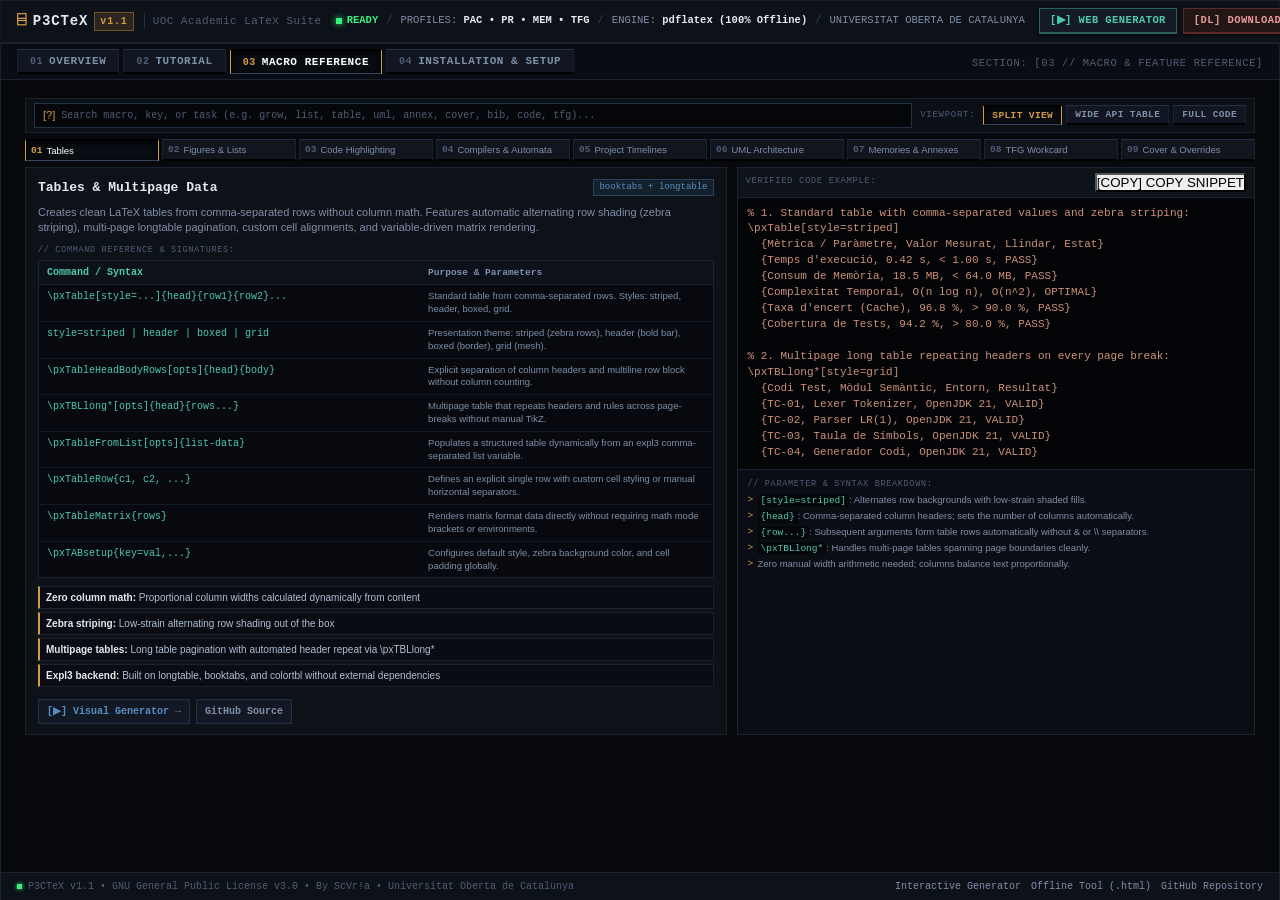
<file: site/showcases.html>
<!doctype html>
<html lang="en">
<head>
  <meta charset="utf-8">
  <meta http-equiv="refresh" content="0; url=index.html#macros">
  <title>P3CTeX · Packages &amp; Macros</title>
  <link rel="canonical" href="index.html#macros">
  <script>window.location.replace("index.html#macros");</script>
</head>
<body style="background:#0e1217; color:#b8c3d0; font-family:-apple-system, BlinkMacSystemFont, 'Segoe UI', Roboto, sans-serif; padding:40px; text-align:center;">
  <p>Redirecting to <a href="index.html#macros" style="color:#d49a44; text-decoration:none; font-weight:600;">P3CTeX Packages &amp; Macros</a>...</p>
</body>
</html>
</file>
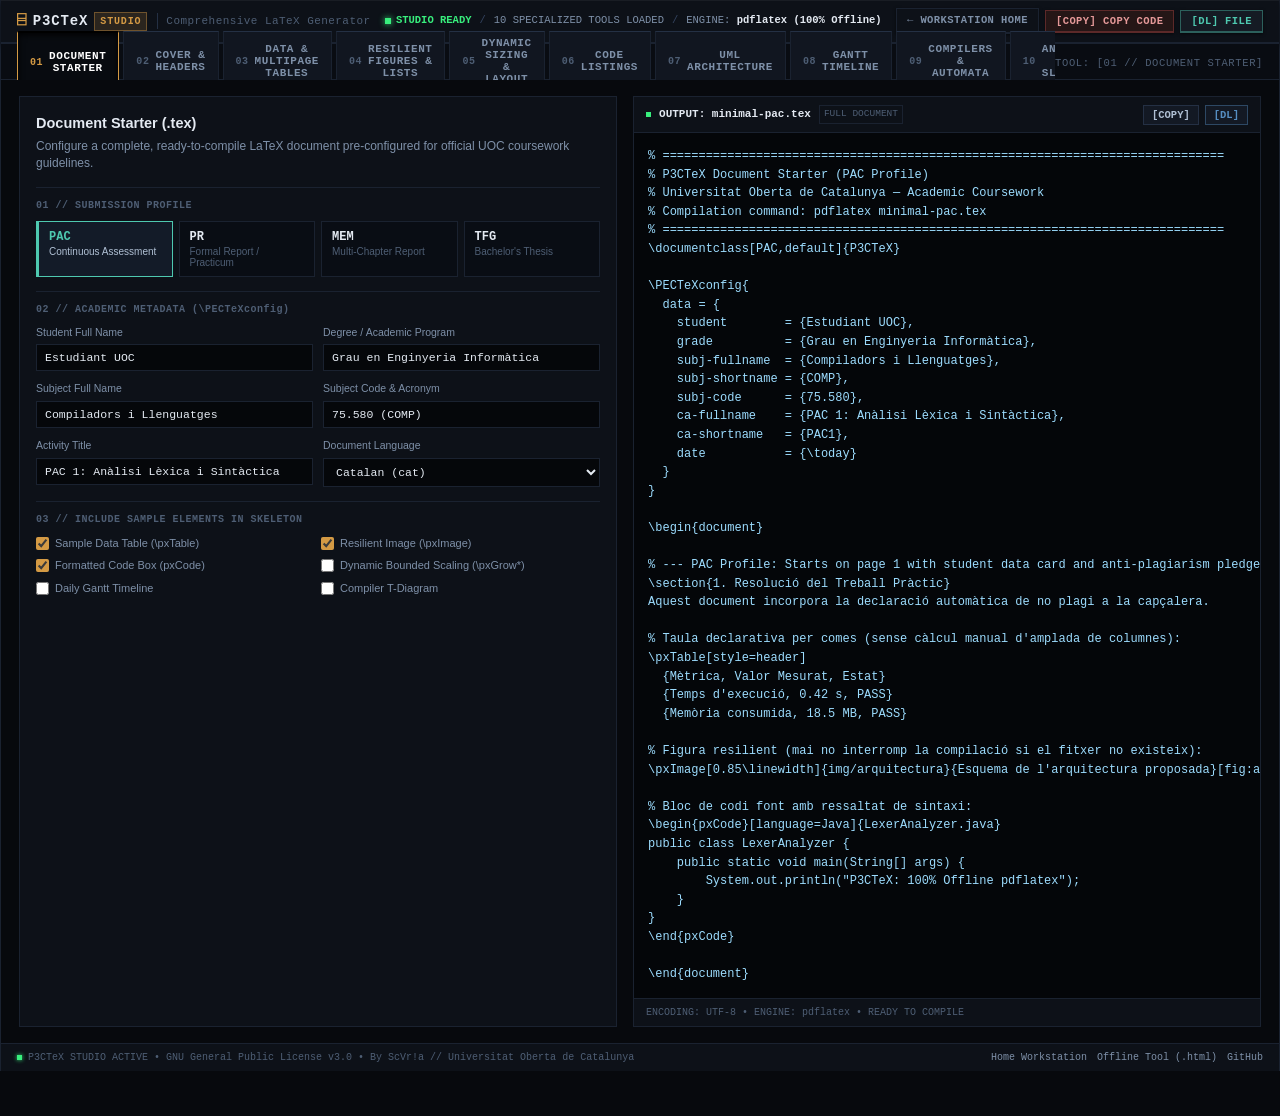
<file: site/standalone-generator.html>
<!doctype html>
<html lang="en">
<head>
  <meta charset="utf-8">
  <meta name="viewport" content="width=device-width, initial-scale=1">
  <title>LaTeX Generator Studio · P3CTeX</title>
  <meta name="description" content="Interactive multi-asset LaTeX studio for UOC coursework: generate document starters, cover overrides, multipage tables, resilient figures, dynamic sizing, Gantt charts, UML, and code listings.">
  
  
  
<style>
/* Inlined site.css */
/* ==========================================================================
   P3CTeX Hardware Workstation — Retrofuturistic Console Deck Aesthetic
   Industrial Rack-Mount Instrumentation · Zero Cheap Cards · Zero Slop
   Phosphor CRT Screens · Machined Chassis Seams · Physical Rocker Switches
   ========================================================================== */

:root {
  /* Industrial Chassis & Metal Palette */
  --chassis-bg: #07090d;
  --chassis-panel: #0d1118;
  --chassis-elevated: #131924;
  --chassis-recessed: #05070a;
  --crt-bg: #040609;

  /* Machined Bezel Borders & Hairline Seams */
  --bezel-border: #1a2230;
  --bezel-subtle: #243044;
  --bezel-highlight: #344460;
  --bezel-shadow: #020305;

  /* Physical Instrument Phosphors & Telemetry Lights */
  --phosphor-amber: #d49a44;
  --phosphor-amber-dim: rgba(212, 154, 68, 0.15);
  --phosphor-green: #38ef7d;
  --phosphor-green-dim: rgba(56, 239, 125, 0.12);
  --phosphor-cyan: #4ec9b0;
  --phosphor-steel: #568ec2;

  /* Low-Strain Technical Typography */
  --text-heading: #e4eaf2;
  --text-primary: #b0c0d4;
  --text-secondary: #7e90a8;
  --text-muted: #4e5e74;

  /* Monospace-First Console Stacks */
  --font-mono: 'JetBrains Mono', 'Fira Code', 'Consolas', 'Courier New', monospace;
  --font-sans: -apple-system, BlinkMacSystemFont, 'Segoe UI', Roboto, sans-serif;
}

/* ==========================================================================
   GLOBAL RESET — ZERO ROUNDED CORNERS (PURE MACHINED EDGES)
   ========================================================================== */
*, *::before, *::after {
  box-sizing: border-box;
  margin: 0;
  padding: 0;
  border-radius: 0 !important; /* Strictly physical rectangular hardware chassis */
}

html, body {
  min-height: 100vh;
  width: 100%;
  margin: 0;
  padding: 0;
  background-color: var(--chassis-bg);
  color: var(--text-primary);
  font-family: var(--font-sans);
  font-size: 14px;
  line-height: 1.5;
  -webkit-font-smoothing: antialiased;
  overflow-x: hidden;
}

/* Custom Retro Chassis Scrollbar */
::-webkit-scrollbar {
  width: 8px;
  height: 8px;
}
::-webkit-scrollbar-track {
  background: #06080c;
  border-left: 1px solid var(--bezel-border);
}
::-webkit-scrollbar-thumb {
  background: #1c2536;
  border: 1px solid var(--bezel-subtle);
}
::-webkit-scrollbar-thumb:hover {
  background: var(--phosphor-amber);
}

/* Accessibility */
.skip-link {
  position: absolute;
  left: -9999px;
  top: auto;
  width: 1px;
  height: 1px;
  overflow: hidden;
}
.skip-link:focus {
  position: fixed;
  top: 6px;
  left: 6px;
  z-index: 9999;
  background: var(--phosphor-amber);
  color: #000;
  padding: 4px 10px;
  font-family: var(--font-mono);
  font-weight: 700;
  font-size: 11px;
}

/* ==========================================================================
   CONSOLE VIEWPORT & PHYSICAL CHASSIS
   ========================================================================== */
.console-viewport {
  display: flex;
  flex-direction: column;
  min-height: 100vh;
  width: 100%;
  max-width: 1600px;
  margin: 0 auto;
  background-color: var(--chassis-bg);
  border-left: 1px solid var(--bezel-border);
  border-right: 1px solid var(--bezel-border);
}

/* ==========================================================================
   TOP MASTHEAD HEADER (RACK INSTRUMENT PANEL)
   ========================================================================== */
.console-masthead {
  display: flex;
  align-items: center;
  justify-content: space-between;
  height: 44px;
  padding: 0 16px;
  background: var(--chassis-panel);
  border-bottom: 2px solid var(--bezel-border);
  box-shadow: inset 0 1px 0 rgba(255, 255, 255, 0.05), 0 2px 6px rgba(0,0,0,0.7);
  flex-shrink: 0;
  gap: 14px;
}

.masthead-brand {
  display: flex;
  align-items: center;
  gap: 10px;
}
.brand-badge {
  display: flex;
  align-items: center;
  gap: 6px;
  text-decoration: none;
  color: var(--text-heading);
  font-family: var(--font-mono);
  font-weight: 700;
  font-size: 14px;
  letter-spacing: 0.06em;
}
.brand-badge .badge-icon {
  color: var(--phosphor-amber);
  font-size: 15px;
}
.brand-badge .badge-ver {
  font-size: 10px;
  color: var(--phosphor-amber);
  background: var(--phosphor-amber-dim);
  border: 1px solid rgba(212, 154, 68, 0.4);
  padding: 1px 5px;
  font-weight: 700;
}
.brand-tagline {
  font-size: 11px;
  color: var(--text-muted);
  font-family: var(--font-mono);
  border-left: 1px solid var(--bezel-subtle);
  padding-left: 8px;
  letter-spacing: 0.04em;
  white-space: nowrap;
}

.masthead-telemetry {
  display: flex;
  align-items: center;
  gap: 8px;
  font-size: 10.5px;
  color: var(--text-secondary);
  font-family: var(--font-mono);
  white-space: nowrap;
}
.telemetry-sep {
  color: var(--bezel-highlight);
}
.telemetry-item strong {
  color: var(--text-heading);
}
.telemetry-item.status {
  color: var(--phosphor-green);
  display: flex;
  align-items: center;
  gap: 5px;
  font-weight: 700;
}
.led-pulse {
  width: 6px;
  height: 6px;
  background-color: var(--phosphor-green);
  box-shadow: 0 0 6px var(--phosphor-green);
}

.masthead-actions {
  display: flex;
  align-items: center;
  gap: 6px;
  flex-shrink: 0;
}
.action-btn {
  display: inline-flex;
  align-items: center;
  padding: 4px 10px;
  font-family: var(--font-mono);
  font-size: 10.5px;
  font-weight: 700;
  text-decoration: none;
  border: 1px solid var(--bezel-subtle);
  border-top: 1px solid var(--bezel-highlight);
  border-bottom: 2px solid var(--bezel-shadow);
  background: #151b24;
  color: var(--text-primary);
  box-shadow: 0 1px 3px rgba(0,0,0,0.6);
  cursor: pointer;
  letter-spacing: 0.04em;
  transition: all 0.08s ease;
}
.action-btn:hover {
  background: #1c2432;
  color: #fff;
}
.action-btn:active {
  border-top: 2px solid var(--bezel-shadow);
  border-bottom: 1px solid var(--bezel-highlight);
  background: #0d1219;
  box-shadow: inset 0 2px 4px rgba(0,0,0,0.9);
}
.action-btn.cyan {
  border-color: rgba(78, 201, 176, 0.4);
  color: var(--phosphor-cyan);
}
.action-btn.rust {
  background: #251616;
  border-color: #5c2929;
  color: #e59999;
}
.action-btn.rust:hover {
  background: #381f1f;
  color: #fff;
}
.action-btn.ghost {
  background: transparent;
  border-color: var(--bezel-border);
  color: var(--text-secondary);
}
.action-btn.ghost:hover {
  border-color: var(--bezel-subtle);
  color: var(--text-heading);
}

/* ==========================================================================
   NAVIGATION SELECTOR RIBBON (HARDWARE ROCKER SWITCHES)
   ========================================================================== */
.console-selector-ribbon {
  display: flex;
  align-items: center;
  justify-content: space-between;
  height: 36px;
  padding: 0 16px;
  background: #090c12;
  border-bottom: 1px solid var(--bezel-border);
  flex-shrink: 0;
}

.selector-track {
  display: flex;
  gap: 4px;
  overflow-x: auto;
  scrollbar-width: none;
  flex: 1;
}
.selector-track::-webkit-scrollbar {
  display: none;
}
.selector-key {
  display: inline-flex;
  align-items: center;
  gap: 6px;
  background: #111620;
  color: var(--text-secondary);
  border: 1px solid var(--bezel-border);
  border-top: 1px solid var(--bezel-subtle);
  border-bottom: 2px solid #000;
  padding: 5px 12px;
  font-family: var(--font-mono);
  font-size: 11px;
  font-weight: 700;
  letter-spacing: 0.05em;
  cursor: pointer;
  transition: all 0.08s ease;
}
.selector-key .key-index {
  color: var(--text-muted);
  font-size: 10px;
}
.selector-key:hover {
  background: #171e2c;
  color: var(--text-heading);
}
.selector-key.active {
  background: #080b10;
  border-color: var(--phosphor-amber);
  border-top: 2px solid #000;
  border-bottom: 1px solid var(--bezel-highlight);
  box-shadow: inset 0 2px 6px rgba(0,0,0,0.95);
  color: #fff;
}
.selector-key.active .key-index {
  color: var(--phosphor-amber);
}

.selector-meta .mode-readout {
  font-size: 10.5px;
  color: var(--text-muted);
  font-family: var(--font-mono);
  letter-spacing: 0.06em;
}

/* ==========================================================================
   MAIN CONSOLE STAGE (100% Remaining Viewport, Zero Scroll)
   ========================================================================== */
.console-stage {
  flex: 1;
  min-height: 0;
  position: relative;
  background: var(--chassis-bg);
}

.console-deck {
  display: none;
  width: 100%;
  padding: 18px 24px 32px 24px;
  box-sizing: border-box;
}
.console-deck.active {
  display: block;
}

/* Common Hardware Elements */
.rack-bolt {
  color: var(--bezel-subtle);
  font-family: var(--font-mono);
  font-size: 11px;
  font-weight: 700;
  user-select: none;
}
.stenciled-label {
  font-family: var(--font-mono);
  font-size: 9.5px;
  letter-spacing: 0.1em;
  color: var(--text-muted);
  text-transform: uppercase;
}

/* CRT Screen Effect */
.crt-screen {
  background-color: var(--crt-bg);
  background-image: linear-gradient(rgba(18, 16, 16, 0) 50%, rgba(0, 0, 0, 0.4) 50%);
  background-size: 100% 3px;
  box-shadow: inset 0 0 16px rgba(0, 0, 0, 0.95);
  border: 1px solid var(--bezel-border);
}

/* ==========================================================================
   DECK 01: WORKSTATION CONSOLE [ AUTHENTIC RETRO PIRATE / INDIE DECK ]
   Clean, spacious, high-contrast, zero clutter, zero microscopic text
   ========================================================================== */
.console-overview-wrapper {
  display: flex;
  flex-direction: column;
  gap: 12px;
  max-width: 1500px;
  margin: 0 auto;
  width: 100%;
  padding-bottom: 20px;
}

/* Authentic Console Header Banner */
.overview-banner-panel {
  display: flex;
  flex-direction: column;
  background: #030508;
  border: 1px solid var(--bezel-border);
  border-top: 1px solid var(--bezel-subtle);
  border-bottom: 2px solid #000;
  box-shadow: 0 4px 12px rgba(0, 0, 0, 0.5);
  flex-shrink: 0;
}
.overview-banner-img {
  width: 100%;
  height: 135px;
  object-fit: cover;
  display: block;
  border-bottom: 1px solid var(--bezel-border);
}
.overview-telemetry-bar {
  display: flex;
  align-items: center;
  gap: 12px;
  padding: 6px 14px;
  background: #080c14;
  font-family: var(--font-mono);
  font-size: 11.5px;
  color: var(--text-secondary);
  overflow-x: auto;
  white-space: nowrap;
}
.overview-telemetry-bar .tele-tag strong {
  color: var(--text-heading);
}
.overview-telemetry-bar .tele-dot {
  display: inline-block;
  width: 7px;
  height: 7px;
  background-color: var(--phosphor-green);
  box-shadow: 0 0 6px var(--phosphor-green);
  margin-right: 5px;
  vertical-align: middle;
}
.overview-telemetry-bar .tele-divider {
  color: var(--bezel-subtle);
}

/* Main Console Operational Grid (2 Balanced Columns) */
.overview-grid-console {
  display: grid;
  grid-template-columns: 1fr 1.08fr;
  gap: 14px;
  align-items: start;
}

.console-sector {
  display: flex;
  flex-direction: column;
  gap: 12px;
}

.sector-block {
  background: var(--chassis-panel);
  border: 1px solid var(--bezel-border);
  border-top: 1px solid var(--bezel-subtle);
  border-bottom: 2px solid #000;
  padding: 14px 16px;
  display: flex;
  flex-direction: column;
  gap: 10px;
  box-shadow: inset 0 1px 0 rgba(255, 255, 255, 0.03);
}

.sector-tag {
  font-family: var(--font-mono);
  font-size: 10.5px;
  font-weight: 700;
  letter-spacing: 0.08em;
  color: var(--phosphor-amber);
  border-bottom: 1px solid var(--bezel-border);
  padding-bottom: 4px;
}

.sector-title {
  font-family: var(--font-mono);
  font-size: 19px;
  font-weight: 700;
  color: var(--text-heading);
  letter-spacing: -0.01em;
  line-height: 1.25;
}

.sector-desc {
  font-size: 13.5px;
  line-height: 1.55;
  color: var(--text-primary);
}

/* Submission Profiles Cards */
.profiles-list {
  display: flex;
  flex-direction: column;
  gap: 8px;
}

.profile-card {
  background: #080c14;
  border: 1px solid var(--bezel-border);
  padding: 10px 12px;
  display: flex;
  flex-direction: column;
  gap: 4px;
}
.profile-card.profile-pac { border-left: 3px solid var(--phosphor-green); }
.profile-card.profile-pr { border-left: 3px solid var(--phosphor-cyan); }
.profile-card.profile-tfg { border-left: 3px solid var(--phosphor-amber); }

.profile-card-header {
  display: flex;
  align-items: center;
  justify-content: space-between;
}
.profile-pill {
  font-family: var(--font-mono);
  font-size: 11px;
  font-weight: 700;
  letter-spacing: 0.04em;
}
.profile-pill.pac { color: var(--phosphor-green); }
.profile-pill.pr { color: var(--phosphor-cyan); }
.profile-pill.tfg { color: var(--phosphor-amber); }

.profile-subtitle {
  font-family: var(--font-mono);
  font-size: 10.5px;
  color: var(--text-muted);
}
.profile-card-desc {
  font-size: 12.5px;
  line-height: 1.45;
  color: var(--text-secondary);
}
.profile-card-desc code {
  color: #fff;
  background: #040609;
  padding: 1px 4px;
  font-family: var(--font-mono);
  font-size: 11.5px;
}

/* System Actuator Buttons */
.actuator-buttons-col {
  display: flex;
  flex-direction: column;
  gap: 8px;
}
.primary-actuator-btn {
  display: flex;
  align-items: center;
  gap: 12px;
  background: #141b26;
  border: 1px solid rgba(78, 201, 176, 0.4);
  border-top: 1px solid rgba(78, 201, 176, 0.7);
  border-bottom: 2px solid #000;
  padding: 12px 16px;
  text-decoration: none;
  cursor: pointer;
  transition: all 0.1s ease;
  box-shadow: 0 2px 8px rgba(0, 0, 0, 0.6);
}
.primary-actuator-btn:hover {
  background: #1c2738;
  border-color: var(--phosphor-cyan);
}
.primary-actuator-btn .actuator-icon {
  font-size: 22px;
  color: var(--phosphor-cyan);
  flex-shrink: 0;
}
.primary-actuator-btn .actuator-body {
  display: flex;
  flex-direction: column;
  gap: 2px;
}
.primary-actuator-btn strong {
  font-family: var(--font-mono);
  font-size: 13.5px;
  color: #fff;
  letter-spacing: 0.04em;
}
.primary-actuator-btn small {
  font-size: 11.5px;
  color: var(--phosphor-cyan);
  opacity: 0.85;
}

.actuator-dual-row {
  display: grid;
  grid-template-columns: 1fr 1fr;
  gap: 8px;
}
.sub-actuator-btn {
  display: flex;
  align-items: center;
  justify-content: center;
  gap: 8px;
  background: #0e131c;
  border: 1px solid var(--bezel-border);
  border-top: 1px solid var(--bezel-subtle);
  border-bottom: 2px solid #000;
  padding: 10px 12px;
  font-family: var(--font-mono);
  cursor: pointer;
  transition: all 0.08s ease;
  color: var(--text-primary);
}
.sub-actuator-btn:hover {
  background: #161e2c;
  color: #fff;
}
.sub-actuator-btn .sub-idx {
  font-size: 10.5px;
  color: var(--phosphor-amber);
  font-weight: 700;
}
.sub-actuator-btn .sub-txt {
  font-size: 12px;
  font-weight: 700;
  letter-spacing: 0.03em;
}

/* Built-in Capabilities Grid */
.capabilities-grid {
  display: grid;
  grid-template-columns: 1fr 1fr;
  gap: 8px;
}
.cap-item {
  background: #080c14;
  border: 1px solid var(--bezel-border);
  padding: 10px 12px;
  display: flex;
  flex-direction: column;
  gap: 4px;
}
.cap-header {
  display: flex;
  align-items: center;
  gap: 7px;
}
.cap-glyph {
  font-family: var(--font-mono);
  font-size: 11px;
  font-weight: 700;
  color: var(--phosphor-amber);
  background: rgba(212, 154, 68, 0.12);
  border: 1px solid rgba(212, 154, 68, 0.3);
  padding: 1px 5px;
  flex-shrink: 0;
}
.cap-name {
  font-family: var(--font-mono);
  font-size: 12.5px;
  font-weight: 700;
  color: var(--text-heading);
  letter-spacing: 0.02em;
}
.cap-desc {
  font-size: 11.5px;
  line-height: 1.45;
  color: var(--text-secondary);
}
.cap-desc code {
  color: var(--phosphor-amber);
  background: #030508;
  padding: 1px 3px;
  font-family: var(--font-mono);
  font-size: 11px;
}

/* Guarantees Row */
.guarantees-row {
  display: grid;
  grid-template-columns: repeat(3, 1fr);
  gap: 8px;
}
.guar-item {
  display: flex;
  align-items: center;
  gap: 6px;
  background: #080c14;
  border: 1px solid var(--bezel-border);
  padding: 7px 9px;
  font-size: 11px;
  color: var(--text-secondary);
}
.guar-icon {
  font-family: var(--font-mono);
  font-size: 10.5px;
  font-weight: 700;
  color: var(--phosphor-green);
  background: rgba(56, 239, 125, 0.12);
  border: 1px solid rgba(56, 239, 125, 0.3);
  padding: 1px 4px;
}
.guar-text strong {
  color: var(--text-heading);
}

/* Responsive adjustment */
@media (max-width: 1080px) {
  .overview-grid-console {
    grid-template-columns: 1fr;
  }
  .capabilities-grid {
    grid-template-columns: 1fr;
  }
}

/* ==========================================================================
   DECK 02: STEP-BY-STEP TUTORIAL (INTERACTIVE STEPPER WORKBENCH)
   ========================================================================== */
.tutorial-stage-view {
  display: flex;
  flex-direction: column;
  gap: 14px;
  max-width: 1500px;
  margin: 0 auto;
}

/* 7-Step Horizontal Hardware Selector */
.tutorial-step-bar {
  display: grid;
  grid-template-columns: repeat(7, 1fr);
  gap: 4px;
  flex-shrink: 0;
}
.tut-step-btn {
  display: flex;
  flex-direction: column;
  align-items: flex-start;
  padding: 6px 8px;
  background: #111620;
  border: 1px solid var(--bezel-border);
  border-top: 1px solid var(--bezel-subtle);
  border-bottom: 2px solid #000;
  cursor: pointer;
  text-align: left;
  transition: all 0.08s ease;
  min-width: 0;
}
.tut-step-btn .step-num {
  font-family: var(--font-mono);
  font-size: 9px;
  font-weight: 700;
  color: var(--text-muted);
}
.tut-step-btn .step-title {
  font-family: var(--font-sans);
  font-size: 11px;
  font-weight: 600;
  color: var(--text-secondary);
  white-space: nowrap;
  overflow: hidden;
  text-overflow: ellipsis;
  width: 100%;
}
.tut-step-btn:hover {
  background: #171f2d;
}
.tut-step-btn:hover .step-title {
  color: var(--text-heading);
}
.tut-step-btn.active {
  background: #080c12;
  border-color: var(--phosphor-amber);
  border-top: 2px solid #000;
  border-bottom: 1px solid var(--bezel-highlight);
  box-shadow: inset 0 2px 5px rgba(0,0,0,0.95);
}
.tut-step-btn.active .step-num {
  color: var(--phosphor-amber);
}
.tut-step-btn.active .step-title {
  color: #fff;
  font-weight: 700;
}

/* Split View: Left focused code snippet / Right detailed instruction */
.tutorial-split-view {
  display: grid;
  grid-template-columns: 1.15fr 0.85fr;
  gap: 16px;
  min-height: 580px;
}

/* Left Column: Focused Code CRT Viewport */
.tutorial-code-col {
  display: flex;
  flex-direction: column;
  height: 100%;
  min-height: 0;
  background: #040609;
  border: 1px solid var(--bezel-border);
  overflow: hidden;
}
.tut-code-header {
  display: flex;
  align-items: center;
  justify-content: space-between;
  height: 32px;
  padding: 0 10px;
  background: #0e1219;
  border-bottom: 1px solid var(--bezel-border);
  flex-shrink: 0;
}
.tut-code-meta {
  display: flex;
  align-items: center;
  gap: 8px;
  font-family: var(--font-mono);
  font-size: 10px;
}
.tut-step-pill {
  color: var(--phosphor-amber);
  font-weight: 700;
  background: #1c150c;
  border: 1px solid rgba(212, 154, 68, 0.3);
  padding: 1px 6px;
  letter-spacing: 0.05em;
}
.tut-code-filename {
  color: var(--text-heading);
  font-weight: 600;
}
.tut-code-viewport {
  flex: 1;
  min-height: 0;
  overflow-y: auto;
  padding: 12px 14px;
  background: var(--crt-bg);
  background-image: linear-gradient(rgba(18, 16, 16, 0) 50%, rgba(0, 0, 0, 0.35) 50%);
  background-size: 100% 3px;
}
.tut-code-viewport pre {
  margin: 0;
  font-family: var(--font-mono);
  font-size: 12px;
  line-height: 1.55;
  color: #79c0ff;
  white-space: pre-wrap;
  word-break: break-word;
}

/* Stepper Navigation Strip */
.tut-stepper-controls {
  display: flex;
  align-items: center;
  justify-content: space-between;
  padding: 6px 10px;
  background: #0c1017;
  border-top: 1px solid var(--bezel-border);
  flex-shrink: 0;
}
.tut-progress-status {
  font-family: var(--font-mono);
  font-size: 10px;
  color: var(--text-muted);
  font-weight: 600;
  letter-spacing: 0.05em;
}

/* Right Column: Guide & Technical Notes */
.tutorial-guide-col {
  display: flex;
  flex-direction: column;
  height: 100%;
  min-height: 0;
  background: var(--chassis-panel);
  border: 1px solid var(--bezel-border);
  padding: 12px;
  gap: 8px;
  overflow-y: auto;
  justify-content: space-between;
}
.guide-header {
  display: flex;
  justify-content: space-between;
  align-items: center;
  border-bottom: 1px solid var(--bezel-border);
  padding-bottom: 5px;
}
.guide-heading {
  font-family: var(--font-sans);
  font-size: 13.5px;
  font-weight: 700;
  color: var(--text-heading);
  margin: 0;
}
.guide-tag {
  font-family: var(--font-mono);
  font-size: 8.5px;
  font-weight: 700;
  color: var(--phosphor-amber);
  background: #16120b;
  border: 1px solid rgba(212, 154, 68, 0.3);
  padding: 1px 5px;
  letter-spacing: 0.05em;
}
.guide-desc {
  font-size: 11px;
  line-height: 1.45;
  color: var(--text-secondary);
  margin: 0;
}
.guide-desc code {
  color: var(--phosphor-cyan);
  font-family: var(--font-mono);
}

/* Parameter & Syntax Reference Box */
.guide-ref-box {
  display: flex;
  flex-direction: column;
  background: #07090d;
  border: 1px solid var(--bezel-border);
  padding: 6px 8px;
  gap: 4px;
}
.guide-ref-label {
  font-family: var(--font-mono);
  font-size: 8.5px;
  font-weight: 700;
  color: var(--text-muted);
  letter-spacing: 0.06em;
}
.guide-ref-table {
  display: flex;
  flex-direction: column;
  gap: 1px;
  font-family: var(--font-mono);
  font-size: 10px;
}
.ref-row {
  display: grid;
  grid-template-columns: 140px 1fr;
  gap: 8px;
  padding: 3px 0;
  border-bottom: 1px solid #141922;
  align-items: baseline;
}
.ref-row:last-child {
  border-bottom: none;
}
.ref-k {
  color: #4ec9b0;
  font-weight: 600;
  word-break: break-all;
}
.ref-v {
  color: var(--text-primary);
  font-family: var(--font-sans);
  font-size: 10px;
  line-height: 1.35;
}

/* Tip Plate */
.guide-tip-plate {
  background: #110e08;
  border: 1px solid #332514;
  border-left: 3px solid var(--phosphor-amber);
  padding: 6px 8px;
  display: flex;
  flex-direction: column;
  gap: 2px;
}
.tip-title {
  font-family: var(--font-sans);
  font-size: 10px;
  font-weight: 700;
  color: var(--phosphor-amber);
}
.tip-text {
  font-family: var(--font-sans);
  font-size: 10px;
  line-height: 1.35;
  color: var(--text-primary);
}

/* Generator Bridge Callout */
.guide-generator-bridge {
  display: flex;
  align-items: center;
  justify-content: space-between;
  gap: 8px;
  background: #0d121a;
  border: 1px solid var(--bezel-border);
  padding: 6px 8px;
  margin-top: auto;
}
.bridge-text {
  font-size: 9.5px;
  color: var(--text-muted);
  font-family: var(--font-sans);
}
.bridge-btn {
  font-family: var(--font-mono);
  font-size: 9.5px;
  font-weight: 700;
  color: var(--phosphor-cyan);
  text-decoration: none;
  padding: 3px 8px;
  background: #131a26;
  border: 1px solid rgba(78, 201, 176, 0.3);
  border-bottom: 2px solid #000;
  cursor: pointer;
  white-space: nowrap;
}
.bridge-btn:hover {
  background: #1a2538;
  color: #fff;
  border-color: var(--phosphor-cyan);
}

/* Deck 04 Cleanup Grid */
.clean-cmd-grid {
  display: flex;
  flex-direction: column;
  gap: 3px;
  margin-top: 4px;
}
.clean-row {
  display: flex;
  align-items: center;
  gap: 6px;
  font-family: var(--font-mono);
  font-size: 9.5px;
  background: #07090e;
  padding: 3px 6px;
  border: 1px solid var(--bezel-border);
}
.os-tag {
  color: var(--phosphor-amber);
  font-weight: 700;
  font-size: 8.5px;
  background: #18130a;
  padding: 1px 4px;
}
.clean-row code {
  color: #4ec9b0;
  overflow-x: auto;
  white-space: nowrap;
}

/* ==========================================================================
   DECK 03: MACRO & FEATURE REFERENCE CONSOLE [ 9 SUITES & FILTER BUS ]
   ========================================================================== */
.macro-stage-view {
  display: flex;
  flex-direction: column;
  height: 100%;
  gap: 6px;
  min-height: 0;
}

/* Macro Filter Toolbar & Viewport Mode Switcher */
.macro-filter-toolbar {
  display: flex;
  align-items: center;
  justify-content: space-between;
  gap: 8px;
  background: #0b0f16;
  border: 1px solid var(--bezel-border);
  padding: 4px 8px;
  flex-shrink: 0;
}

.filter-search-box {
  display: flex;
  align-items: center;
  gap: 6px;
  flex: 1;
  background: #05070a;
  border: 1px solid var(--bezel-subtle);
  padding: 3px 8px;
}
.filter-search-box .search-icon {
  color: var(--phosphor-amber);
  font-size: 11px;
}
.filter-search-box .search-input {
  flex: 1;
  background: transparent;
  border: none;
  outline: none;
  color: var(--text-heading);
  font-family: var(--font-mono);
  font-size: 11px;
}
.filter-search-box .search-input::placeholder {
  color: var(--text-muted);
  font-size: 10px;
}
.search-clear-btn {
  background: transparent;
  border: none;
  color: var(--text-muted);
  cursor: pointer;
  font-size: 10px;
  padding: 0 4px;
}
.search-clear-btn:hover {
  color: var(--text-heading);
}

.view-mode-rocker {
  display: flex;
  align-items: center;
  gap: 4px;
  flex-shrink: 0;
}
.view-mode-rocker .mode-label {
  font-family: var(--font-mono);
  font-size: 9px;
  color: var(--text-muted);
  letter-spacing: 0.08em;
  margin-right: 4px;
}
.view-mode-rocker .mode-btn {
  background: #111622;
  border: 1px solid var(--bezel-border);
  border-top: 1px solid var(--bezel-subtle);
  border-bottom: 2px solid #000;
  padding: 3px 8px;
  font-family: var(--font-mono);
  font-size: 9.5px;
  font-weight: 700;
  color: var(--text-secondary);
  cursor: pointer;
  letter-spacing: 0.04em;
  transition: all 0.08s ease;
}
.view-mode-rocker .mode-btn:hover {
  background: #182030;
  color: var(--text-heading);
}
.view-mode-rocker .mode-btn.active {
  background: #080b10;
  border-color: var(--phosphor-amber);
  border-top: 2px solid #000;
  border-bottom: 1px solid var(--bezel-highlight);
  color: var(--phosphor-amber);
  box-shadow: inset 0 2px 4px rgba(0,0,0,0.9);
}

.macro-channel-bar {
  display: grid;
  grid-template-columns: repeat(9, 1fr);
  gap: 3px;
  flex-shrink: 0;
}
.channel-key {
  display: flex;
  align-items: center;
  gap: 4px;
  background: #11151e;
  border: 1px solid var(--bezel-border);
  border-top: 1px solid var(--bezel-subtle);
  border-bottom: 2px solid #000;
  padding: 4px 5px;
  color: var(--text-secondary);
  font-size: 9.5px;
  cursor: pointer;
  transition: all 0.08s ease;
  text-align: left;
  min-width: 0;
}
.channel-key .ch-id {
  font-family: var(--font-mono);
  font-weight: 700;
  color: var(--text-muted);
  font-size: 9.5px;
  flex-shrink: 0;
}
.channel-key .ch-name {
  white-space: nowrap;
  overflow: hidden;
  text-overflow: ellipsis;
}
.channel-key:hover {
  background: #161c28;
  color: var(--text-heading);
}
.channel-key.active {
  background: #090c12;
  border-color: var(--phosphor-amber);
  border-top: 2px solid #000;
  border-bottom: 1px solid var(--bezel-highlight);
  box-shadow: inset 0 2px 6px rgba(0,0,0,0.95);
  color: #fff;
}
.channel-key.active .ch-id {
  color: var(--phosphor-amber);
}

/* Search results overlay */
.macro-search-results-panel {
  flex: 1;
  min-height: 0;
  background: var(--chassis-panel);
  border: 1px solid var(--phosphor-amber);
  padding: 8px 10px;
  display: flex;
  flex-direction: column;
  gap: 6px;
  overflow: hidden;
}
.search-results-header {
  display: flex;
  justify-content: space-between;
  align-items: center;
  border-bottom: 1px solid var(--bezel-border);
  padding-bottom: 4px;
}
.search-results-header .results-count {
  font-family: var(--font-mono);
  font-size: 11px;
  font-weight: 700;
  color: var(--phosphor-amber);
}
.search-results-header .results-hint {
  font-family: var(--font-mono);
  font-size: 9.5px;
  color: var(--text-muted);
}
.search-results-table-wrap {
  flex: 1;
  min-height: 0;
  overflow-y: auto;
}
.search-match-row {
  display: grid;
  grid-template-columns: 100px minmax(280px, 1.3fr) 1.2fr 80px;
  gap: 8px;
  padding: 5px 8px;
  border-bottom: 1px solid #131a26;
  font-size: 10px;
  cursor: pointer;
  transition: background 0.08s ease;
  align-items: center;
}
.search-match-row:hover {
  background: #151d2c;
}
.search-match-suite {
  font-family: var(--font-mono);
  font-weight: 700;
  color: var(--phosphor-steel);
}
.search-match-cmd {
  font-family: var(--font-mono);
  color: var(--phosphor-cyan);
  word-break: break-all;
}
.search-match-desc {
  color: var(--text-primary);
  font-size: 9.5px;
}
.search-match-action {
  font-family: var(--font-mono);
  font-size: 9px;
  color: var(--phosphor-green);
  text-align: right;
}

.macro-showcase-split {
  display: grid;
  grid-template-columns: 1.15fr 0.85fr;
  gap: 10px;
  flex: 1;
  min-height: 0;
  transition: all 0.1s ease;
}

/* Wide Modes */
.macro-showcase-split.view-wide-table {
  grid-template-columns: 1fr !important;
}
.macro-showcase-split.view-wide-table .macro-narrative {
  grid-column: 1 / -1;
  width: 100%;
}
.macro-showcase-split.view-wide-table .macro-code-display {
  display: none !important;
}

.macro-showcase-split.view-wide-code {
  grid-template-columns: 1fr !important;
}
.macro-showcase-split.view-wide-code .macro-narrative {
  display: none !important;
}
.macro-showcase-split.view-wide-code .macro-code-display {
  grid-column: 1 / -1;
  width: 100%;
}

.macro-narrative {
  display: flex;
  flex-direction: column;
  gap: 8px;
  background: var(--chassis-panel);
  border: 1px solid var(--bezel-border);
  padding: 10px 12px;
  overflow-y: auto;
}
.macro-title-bar {
  display: flex;
  justify-content: space-between;
  align-items: center;
}
.macro-hero-title {
  font-family: var(--font-mono);
  font-size: 13px;
  color: var(--text-heading);
  font-weight: 700;
}
.macro-badge {
  font-size: 9px;
  font-family: var(--font-mono);
  color: var(--phosphor-steel);
  background: rgba(86, 142, 194, 0.12);
  border: 1px solid rgba(86, 142, 194, 0.3);
  padding: 1px 5px;
}
.macro-hero-desc {
  font-size: 11px;
  color: var(--text-secondary);
  line-height: 1.4;
}

.macro-api-box {
  display: flex;
  flex-direction: column;
  gap: 3px;
}
.api-box-label {
  font-size: 8.5px;
  font-family: var(--font-mono);
  color: var(--text-muted);
  letter-spacing: 0.08em;
}
.api-table-wrapper {
  background: #07090e;
  border: 1px solid var(--bezel-border);
  display: flex;
  flex-direction: column;
  font-size: 9.5px;
}
.api-row {
  display: grid;
  grid-template-columns: minmax(240px, 1.35fr) 1fr;
  gap: 8px;
  padding: 5px 8px;
  border-bottom: 1px solid #141a24;
  align-items: baseline;
}
.api-row:last-child {
  border-bottom: none;
}
.api-row.header {
  background: #0d121a;
  font-family: var(--font-mono);
  font-size: 8.5px;
  color: var(--text-muted);
  font-weight: 700;
  border-bottom: 1px solid var(--bezel-border);
}
.api-col-cmd {
  font-family: var(--font-mono);
  color: var(--phosphor-cyan);
  font-size: 10px;
  word-break: break-word;
  white-space: normal;
  line-height: 1.35;
}
.api-col-desc {
  color: var(--text-secondary);
  font-size: 9.5px;
  line-height: 1.35;
}

.macro-features-strip {
  display: flex;
  flex-direction: column;
  gap: 3px;
}
.feat-pill {
  font-size: 10px;
  color: var(--text-primary);
  background: #090c12;
  border: 1px solid var(--bezel-border);
  border-left: 2px solid var(--phosphor-amber);
  padding: 3px 6px;
}
.feat-pill strong {
  color: var(--text-heading);
}

.macro-doc-actions {
  display: flex;
  gap: 6px;
  margin-top: auto;
  padding-top: 4px;
}
.doc-link-btn {
  display: inline-block;
  font-family: var(--font-mono);
  font-size: 10px;
  font-weight: 700;
  color: var(--phosphor-steel);
  text-decoration: none;
  padding: 4px 8px;
  border: 1px solid var(--bezel-subtle);
  background: #131924;
}
.doc-link-btn:hover {
  border-color: var(--phosphor-steel);
  color: #fff;
}
.doc-link-btn.secondary {
  color: var(--text-secondary);
}

.macro-code-display {
  display: flex;
  flex-direction: column;
  background: #040609;
  border: 1px solid var(--bezel-border);
  overflow: hidden;
  height: 100%;
}
.code-display-header {
  display: flex;
  justify-content: space-between;
  align-items: center;
  height: 30px;
  padding: 0 8px;
  background: #0e1219;
  border-bottom: 1px solid var(--bezel-border);
  flex-shrink: 0;
}
.code-display-header .disp-label {
  font-size: 9px;
  font-family: var(--font-mono);
  color: var(--text-muted);
  letter-spacing: 0.06em;
}
.macro-pre {
  flex-shrink: 0;
  max-height: 52%;
  padding: 8px 10px;
  margin: 0;
  font-family: var(--font-mono);
  font-size: 11px;
  line-height: 1.45;
  color: #ce9178;
  overflow: auto;
  background: var(--crt-bg);
  background-image: linear-gradient(rgba(18, 16, 16, 0) 50%, rgba(0, 0, 0, 0.35) 50%);
  background-size: 100% 3px;
}
.macro-syntax-notes {
  background: #0a0d14;
  border-top: 1px solid var(--bezel-border);
  padding: 8px 10px;
  display: flex;
  flex-direction: column;
  gap: 4px;
  flex: 1;
  min-height: 0;
  overflow-y: auto;
}
.notes-label {
  font-size: 8.5px;
  font-family: var(--font-mono);
  color: var(--text-muted);
  letter-spacing: 0.08em;
}
.notes-list {
  list-style: none;
  display: flex;
  flex-direction: column;
  gap: 2px;
  font-size: 9.5px;
  color: var(--text-secondary);
}
.notes-list li {
  position: relative;
  padding-left: 10px;
  line-height: 1.35;
}
.notes-list li::before {
  content: '>';
  position: absolute;
  left: 0;
  color: var(--phosphor-amber);
  font-family: var(--font-mono);
}
.notes-list code {
  font-family: var(--font-mono);
  color: var(--phosphor-cyan);
  background: #05070a;
  padding: 1px 3px;
}

/* ==========================================================================
   DECK 04: INSTALLATION & SETUP [ BAY-04 // SYSTEM BOOTSTRAP ]
   ========================================================================== */
.runbook-stage-view {
  display: flex;
  flex-direction: column;
  height: 100%;
  gap: 8px;
}
.runbook-header-strip {
  display: flex;
  justify-content: space-between;
  align-items: center;
  border-bottom: 1px solid var(--bezel-border);
  padding-bottom: 4px;
}
.runbook-title {
  font-family: var(--font-mono);
  font-size: 12.5px;
  font-weight: 700;
  color: var(--text-heading);
}
.runbook-tag {
  font-size: 9.5px;
  font-family: var(--font-mono);
  color: var(--text-muted);
  letter-spacing: 0.06em;
}

.runbook-split-layout {
  display: grid;
  grid-template-columns: 1.2fr 0.8fr;
  gap: 12px;
  flex: 1;
  min-height: 0;
}

.runbook-steps-col {
  display: flex;
  flex-direction: column;
  gap: 6px;
  overflow-y: auto;
}
.runbook-step-card {
  display: flex;
  gap: 8px;
  background: var(--chassis-panel);
  border: 1px solid var(--bezel-border);
  padding: 6px 8px;
  align-items: center;
}
.step-badge {
  width: 20px;
  height: 20px;
  background: #151b24;
  border: 1px solid var(--bezel-subtle);
  color: var(--phosphor-amber);
  font-family: var(--font-mono);
  font-weight: 700;
  font-size: 10px;
  display: flex;
  align-items: center;
  justify-content: center;
  flex-shrink: 0;
}
.step-content {
  display: flex;
  flex-direction: column;
  gap: 2px;
  flex: 1;
  min-width: 0;
}
.step-meta strong {
  display: block;
  font-size: 11px;
  color: var(--text-heading);
  font-family: var(--font-mono);
}
.step-meta .step-sub {
  font-size: 9.5px;
  color: var(--text-muted);
}
.step-code-box {
  display: flex;
  align-items: center;
  justify-content: space-between;
  background: #05070a;
  border: 1px solid var(--bezel-border);
  padding: 3px 6px;
  margin-top: 1px;
}
.step-code-box code {
  font-family: var(--font-mono);
  color: var(--phosphor-green);
  font-size: 10px;
  overflow: hidden;
  text-overflow: ellipsis;
  white-space: nowrap;
}

.runbook-troubleshoot-box {
  background: #090c12;
  border: 1px solid var(--bezel-border);
  border-left: 2px solid var(--phosphor-steel);
  padding: 6px 8px;
  display: flex;
  flex-direction: column;
  gap: 3px;
  margin-top: 2px;
}
.troubleshoot-title {
  font-size: 10px;
  color: var(--text-heading);
  font-family: var(--font-mono);
  font-weight: 700;
}
.troubleshoot-list {
  display: flex;
  flex-direction: column;
  gap: 2px;
}
.tb-item {
  display: flex;
  flex-direction: column;
  gap: 1px;
  font-size: 9px;
  background: #05070a;
  border: 1px solid #141a24;
  padding: 2px 5px;
}
.tb-item code {
  font-family: var(--font-mono);
  color: #ce9178;
}
.tb-item span {
  color: var(--text-secondary);
}

.runbook-sidebar-col {
  display: flex;
  flex-direction: column;
  gap: 6px;
  overflow-y: auto;
}
.runbook-info-card {
  background: var(--chassis-panel);
  border: 1px solid var(--bezel-border);
  padding: 8px 10px;
  display: flex;
  flex-direction: column;
  gap: 3px;
}
.runbook-info-card.highlight {
  border-color: rgba(212, 154, 68, 0.4);
  background: #0d1017;
}
.info-card-title {
  font-size: 10.5px;
  color: var(--text-heading);
  font-family: var(--font-mono);
  font-weight: 700;
}
.info-card-text {
  font-size: 10px;
  color: var(--text-secondary);
  line-height: 1.35;
}
.info-card-text code {
  font-family: var(--font-mono);
  color: var(--phosphor-amber);
}
.engine-spec-list {
  display: flex;
  flex-direction: column;
  gap: 2px;
  font-size: 9.5px;
}
.eng-row {
  display: flex;
  justify-content: space-between;
  gap: 6px;
  border-bottom: 1px solid #141922;
  padding-bottom: 2px;
}
.eng-row:last-child {
  border-bottom: none;
  padding-bottom: 0;
}
.eng-row span {
  color: var(--text-muted);
}
.eng-row strong {
  color: var(--text-primary);
  font-family: var(--font-mono);
  font-size: 9.5px;
}

.runbook-offline-box {
  background: #0d121a;
  border: 1px solid var(--bezel-border);
  border-left: 2px solid var(--phosphor-green);
  padding: 8px 10px;
  display: flex;
  flex-direction: column;
  gap: 3px;
  margin-top: auto;
}
.offline-box-header {
  display: flex;
  align-items: center;
  gap: 5px;
  font-size: 10.5px;
  font-family: var(--font-mono);
  font-weight: 700;
  color: var(--text-heading);
}
.offline-box-desc {
  font-size: 9.5px;
  color: var(--text-secondary);
  line-height: 1.35;
}
.offline-dl-action {
  display: inline-block;
  background: #14281c;
  border: 1px solid #235438;
  color: var(--phosphor-green);
  font-family: var(--font-mono);
  font-size: 9.5px;
  font-weight: 700;
  text-align: center;
  padding: 4px 8px;
  text-decoration: none;
  margin-top: 2px;
}
.offline-dl-action:hover {
  background: var(--phosphor-green);
  color: #000;
}

/* ==========================================================================
   BOTTOM TELEMETRY FOOTER
   ========================================================================== */
.console-telemetry-footer {
  display: flex;
  align-items: center;
  justify-content: space-between;
  height: 28px;
  padding: 0 16px;
  background: var(--chassis-panel);
  border-top: 1px solid var(--bezel-border);
  font-size: 10px;
  color: var(--text-muted);
  font-family: var(--font-mono);
  flex-shrink: 0;
}
.footer-status-left {
  display: flex;
  align-items: center;
  gap: 6px;
}
.dot-live {
  width: 5px;
  height: 5px;
  background: var(--phosphor-green);
  box-shadow: 0 0 4px var(--phosphor-green);
}
.footer-links-right {
  display: flex;
  align-items: center;
  gap: 10px;
}
.foot-link {
  color: var(--text-secondary);
  text-decoration: none;
}
.foot-link:hover {
  color: var(--text-heading);
}

/* ==========================================================================
   RESPONSIVE LAYOUTS FOR NARROW VIEWPORTS & SPLIT PREVIEWS
   ========================================================================== */
@media (max-width: 1180px) {
  .macro-channel-bar {
    display: flex;
    overflow-x: auto;
    scrollbar-width: thin;
    padding-bottom: 2px;
  }
  .channel-key {
    flex: 0 0 auto;
    min-width: 110px;
  }
  .macro-showcase-split {
    grid-template-columns: 1fr;
    overflow-y: auto;
  }
  .macro-showcase-split .macro-narrative,
  .macro-showcase-split .macro-code-display {
    min-height: 380px;
  }
  .tutorial-split-view {
    grid-template-columns: 1fr;
    overflow-y: auto;
  }
  .tutorial-code-col,
  .tutorial-guide-col {
    min-height: 340px;
  }
  .overview-stage-split {
    grid-template-columns: 1fr;
    overflow-y: auto;
  }
}

@media (max-width: 820px) {
  .console-masthead {
    height: auto;
    padding: 6px 10px;
    flex-wrap: wrap;
    gap: 8px;
  }
  .masthead-telemetry {
    display: none;
  }
  .console-selector-ribbon {
    height: auto;
    overflow-x: auto;
    scrollbar-width: thin;
    padding: 3px 6px;
  }
  .selector-key {
    padding: 4px 8px;
    font-size: 9.5px;
    flex: 0 0 auto;
  }
  .macro-filter-toolbar {
    flex-direction: column;
    align-items: stretch;
    gap: 5px;
  }
  .view-mode-rocker {
    justify-content: flex-end;
  }
  .search-match-row {
    grid-template-columns: 80px 1fr;
    gap: 4px;
  }
  .search-match-desc,
  .search-match-action {
    grid-column: 2;
  }
}


/* Inlined generator.css */
/* ==========================================================================
   P3CTeX LaTeX Generator Studio Stylesheet
   Restful Academic Dark Slate Aesthetic (Low-Strain, High Ergonomics)
   ========================================================================== */

:root {
  --bg-surface: var(--chassis-panel, #0d1118);
  --bg-canvas: var(--chassis-recessed, #05070a);
  --bg-elevated: var(--chassis-elevated, #131924);
  --bg-code: var(--crt-bg, #040609);
  --border-subtle: var(--bezel-border, #1a2230);
  --border-base: var(--bezel-subtle, #243044);
  --border-focus: var(--phosphor-cyan, #4ec9b0);
  --accent-ochre: var(--phosphor-amber, #d49a44);
  --accent-ochre-dim: var(--phosphor-amber-dim, rgba(212, 154, 68, 0.15));
  --accent-ochre-border: rgba(212, 154, 68, 0.4);
  --accent-olive: var(--phosphor-green, #38ef7d);
  --accent-steel: var(--phosphor-steel, #568ec2);
  --accent-steel-dim: rgba(86, 142, 194, 0.15);
}

.studio-split-deck {
  display: grid;
  grid-template-columns: 1fr 1.05fr;
  gap: 16px;
  height: 100%;
  min-height: 0;
  padding: 16px 18px;
}

/* ==========================================================================
   LEFT PANE: FORM CONFIGURATOR
   ========================================================================== */
.studio-form-pane {
  display: flex;
  flex-direction: column;
  height: 100%;
  min-height: 0;
  background: var(--bg-surface);
  border: 1px solid var(--border-subtle);
  border-radius: 3px;
  overflow-y: auto;
  padding: 16px;
}

.generator-panel {
  display: none;
  flex-direction: column;
  gap: 14px;
}
.generator-panel.active {
  display: flex;
}

.panel-intro h2 {
  font-size: 14.5px;
  font-weight: 600;
  color: var(--text-heading);
  margin-bottom: 3px;
}
.panel-intro p {
  font-size: 12px;
  color: var(--text-secondary);
  line-height: 1.45;
}
.panel-intro code {
  font-family: var(--font-mono);
  color: var(--accent-ochre);
  background: var(--accent-ochre-dim);
  padding: 1px 4px;
  border-radius: 2px;
}

.form-section {
  display: flex;
  flex-direction: column;
  gap: 8px;
  border-top: 1px solid var(--border-subtle);
  padding-top: 10px;
}
.section-label {
  font-family: var(--font-mono);
  font-size: 10px;
  font-weight: 600;
  color: var(--text-muted);
  letter-spacing: 0.05em;
}

.pill-selector {
  display: grid;
  grid-template-columns: repeat(auto-fit, minmax(110px, 1fr));
  gap: 6px;
}
.pill-btn {
  display: flex;
  flex-direction: column;
  gap: 2px;
  background: #090d14;
  border: 1px solid var(--border-subtle);
  padding: 8px 10px;
  border-radius: 2px;
  cursor: pointer;
  text-align: left;
  transition: all 0.1s ease;
}
.pill-btn strong {
  font-family: var(--font-mono);
  font-size: 12px;
  color: var(--text-heading);
}
.pill-btn span {
  font-size: 10px;
  color: var(--text-muted);
}
.pill-btn:hover {
  background: #111722;
  border-color: var(--border-base);
}
.pill-btn.active {
  background: #131b28;
  border-color: var(--phosphor-cyan);
  border-left: 3px solid var(--phosphor-cyan);
}
.pill-btn.active strong {
  color: var(--phosphor-cyan);
}
.pill-btn.active span {
  color: var(--text-primary);
}

.form-grid-2 {
  display: grid;
  grid-template-columns: 1fr 1fr;
  gap: 10px;
}
.form-grid-3 {
  display: grid;
  grid-template-columns: repeat(3, 1fr);
  gap: 8px;
}

.input-field {
  display: flex;
  flex-direction: column;
  gap: 4px;
}
.input-field label {
  font-size: 10.5px;
  color: var(--text-secondary);
}
.input-field input[type="text"],
.input-field select,
.input-field textarea {
  background: var(--bg-canvas);
  border: 1px solid var(--border-subtle);
  color: var(--text-heading);
  font-family: var(--font-mono);
  font-size: 11.5px;
  padding: 6px 8px;
  border-radius: 2px;
  outline: none;
  transition: border-color 0.12s ease;
}
.input-field input[type="text"]:focus,
.input-field select:focus,
.input-field textarea:focus {
  border-color: var(--border-focus);
}
.input-field textarea {
  resize: vertical;
  line-height: 1.45;
}

.checkbox-row {
  display: grid;
  grid-template-columns: 1fr 1fr;
  gap: 6px;
}
.check-item {
  display: flex;
  align-items: center;
  gap: 6px;
  font-size: 11px;
  color: var(--text-secondary);
  cursor: pointer;
}
.check-item input[type="checkbox"] {
  accent-color: var(--accent-ochre);
  cursor: pointer;
}

/* ==========================================================================
   RIGHT PANE: LIVE OUTPUT CODE VIEWER
   ========================================================================== */
.studio-output-pane {
  display: flex;
  flex-direction: column;
  height: 100%;
  min-height: 0;
  background: var(--bg-code);
  border: 1px solid var(--border-subtle);
  border-radius: 3px;
  overflow: hidden;
}

.output-header-bar {
  display: flex;
  align-items: center;
  justify-content: space-between;
  height: 36px;
  padding: 0 12px;
  background: var(--bg-surface);
  border-bottom: 1px solid var(--border-subtle);
  flex-shrink: 0;
}
.output-meta {
  display: flex;
  align-items: center;
  gap: 8px;
  font-family: var(--font-mono);
  font-size: 11px;
}
.output-dot {
  width: 5px;
  height: 5px;
  border-radius: 50%;
  background: var(--accent-olive);
}
.output-meta strong {
  color: var(--text-heading);
}
.output-mode-badge {
  font-size: 9.5px;
  color: var(--text-muted);
  border: 1px solid var(--border-subtle);
  padding: 1px 4px;
  border-radius: 2px;
}

.output-action-group {
  display: flex;
  align-items: center;
  gap: 6px;
}
.action-btn-sm {
  font-family: var(--font-mono);
  font-size: 10.5px;
  font-weight: 600;
  padding: 3px 8px;
  border-radius: 2px;
  cursor: pointer;
  border: 1px solid var(--border-base);
  transition: all 0.1s ease;
}
.action-btn-sm.ghost {
  background: var(--bg-elevated);
  color: var(--text-primary);
}
.action-btn-sm.ghost:hover {
  background: var(--border-focus);
  color: #fff;
}
.action-btn-sm.cyan {
  background: var(--bg-elevated);
  border-color: rgba(86, 142, 194, 0.4);
  color: var(--accent-steel);
}
.action-btn-sm.cyan:hover {
  background: var(--accent-steel-dim);
  border-color: var(--accent-steel);
}

.output-code-canvas {
  flex: 1;
  min-height: 0;
  overflow: auto;
  padding: 14px;
  background: var(--bg-code);
}
.canvas-pre {
  margin: 0;
  font-family: var(--font-mono);
  font-size: 12px;
  line-height: 1.55;
  color: #9cdcfe;
  white-space: pre;
}

.output-footer-strip {
  display: flex;
  align-items: center;
  height: 28px;
  padding: 0 12px;
  background: var(--bg-surface);
  border-top: 1px solid var(--border-subtle);
  font-family: var(--font-mono);
  font-size: 10px;
  color: var(--text-muted);
  flex-shrink: 0;
}

</style>
</head>
<body class="console-workstation">
  <a class="skip-link" href="#studio-stage">Skip to generator studio</a>

  <div class="console-viewport">

    <!-- Top Masthead Header -->
    <header class="console-masthead">
      <div class="masthead-brand">
        <a href="index.html" class="brand-badge" aria-label="P3CTeX Home">
          <span class="badge-icon">⌸</span>
          <span class="badge-title">P3CTeX</span>
          <span class="badge-ver">STUDIO</span>
        </a>
        <span class="brand-tagline">Comprehensive LaTeX Generator</span>
      </div>

      <div class="masthead-telemetry">
        <span class="telemetry-item status"><span class="led-pulse green"></span> STUDIO READY</span>
        <span class="telemetry-sep">/</span>
        <span class="telemetry-item">10 SPECIALIZED TOOLS LOADED</span>
        <span class="telemetry-sep">/</span>
        <span class="telemetry-item">ENGINE: <strong>pdflatex (100% Offline)</strong></span>
      </div>

      <div class="masthead-actions">
        <a href="index.html" class="action-btn ghost">← WORKSTATION HOME</a>
        <button type="button" class="action-btn rust" id="btn-copy-main">[COPY] COPY CODE</button>
        <button type="button" class="action-btn cyan" id="btn-download-main">[DL] FILE</button>
      </div>
    </header>

    <!-- Tool Selector Ribbon (10 Specialized Generator Tabs) -->
    <nav class="console-selector-ribbon" aria-label="Generator Tool Selectors">
      <div class="selector-track">
        <button type="button" class="selector-key active" data-tool="tool-document">
          <span class="key-index">01</span>
          <span class="key-label">DOCUMENT STARTER</span>
        </button>
        <button type="button" class="selector-key" data-tool="tool-cover">
          <span class="key-index">02</span>
          <span class="key-label">COVER &amp; HEADERS</span>
        </button>
        <button type="button" class="selector-key" data-tool="tool-tables">
          <span class="key-index">03</span>
          <span class="key-label">DATA &amp; MULTIPAGE TABLES</span>
        </button>
        <button type="button" class="selector-key" data-tool="tool-figures">
          <span class="key-index">04</span>
          <span class="key-label">RESILIENT FIGURES &amp; LISTS</span>
        </button>
        <button type="button" class="selector-key" data-tool="tool-grow">
          <span class="key-index">05</span>
          <span class="key-label">DYNAMIC SIZING &amp; LAYOUT</span>
        </button>
        <button type="button" class="selector-key" data-tool="tool-code">
          <span class="key-index">06</span>
          <span class="key-label">CODE LISTINGS</span>
        </button>
        <button type="button" class="selector-key" data-tool="tool-uml">
          <span class="key-index">07</span>
          <span class="key-label">UML ARCHITECTURE</span>
        </button>
        <button type="button" class="selector-key" data-tool="tool-gantt">
          <span class="key-index">08</span>
          <span class="key-label">GANTT TIMELINE</span>
        </button>
        <button type="button" class="selector-key" data-tool="tool-compiler">
          <span class="key-index">09</span>
          <span class="key-label">COMPILERS &amp; AUTOMATA</span>
        </button>
        <button type="button" class="selector-key" data-tool="tool-annexes">
          <span class="key-index">10</span>
          <span class="key-label">ANNEXES &amp; SLICING</span>
        </button>
      </div>
      <div class="selector-meta">
        <span class="mode-readout" id="active-tool-readout">TOOL: [01 // DOCUMENT STARTER]</span>
      </div>
    </nav>

    <!-- Main Generator Stage (Split: Left Form / Right Output) -->
    <main id="studio-stage" class="console-stage">
      <div class="studio-split-deck">

        <!-- ==============================================================
             LEFT PANE: Interactive Tool Configurator Form
             ============================================================== -->
        <div class="studio-form-pane">

          <!-- TOOL 01: DOCUMENT STARTER -->
          <div id="tool-document" class="generator-panel active">
            <div class="panel-intro">
              <h2>Document Starter (.tex)</h2>
              <p>Configure a complete, ready-to-compile LaTeX document pre-configured for official UOC coursework guidelines.</p>
            </div>

            <!-- Document Profile Selector -->
            <div class="form-section">
              <label class="section-label">01 // SUBMISSION PROFILE</label>
              <div class="pill-selector" id="doc-profile-pills">
                <button type="button" class="pill-btn active" data-profile="PAC">
                  <strong>PAC</strong>
                  <span>Continuous Assessment</span>
                </button>
                <button type="button" class="pill-btn" data-profile="PR">
                  <strong>PR</strong>
                  <span>Formal Report / Practicum</span>
                </button>
                <button type="button" class="pill-btn" data-profile="MEM">
                  <strong>MEM</strong>
                  <span>Multi-Chapter Report</span>
                </button>
                <button type="button" class="pill-btn" data-profile="TFG">
                  <strong>TFG</strong>
                  <span>Bachelor's Thesis</span>
                </button>
              </div>
            </div>

            <!-- Coursework Metadata -->
            <div class="form-section">
              <label class="section-label">02 // ACADEMIC METADATA (\PECTeXconfig)</label>
              <div class="form-grid-2">
                <div class="input-field">
                  <label for="doc-student">Student Full Name</label>
                  <input type="text" id="doc-student" value="Estudiant UOC">
                </div>
                <div class="input-field">
                  <label for="doc-degree">Degree / Academic Program</label>
                  <input type="text" id="doc-degree" value="Grau en Enginyeria Informàtica">
                </div>
                <div class="input-field">
                  <label for="doc-subject">Subject Full Name</label>
                  <input type="text" id="doc-subject" value="Compiladors i Llenguatges">
                </div>
                <div class="input-field">
                  <label for="doc-subjcode">Subject Code &amp; Acronym</label>
                  <input type="text" id="doc-subjcode" value="75.580 (COMP)">
                </div>
                <div class="input-field">
                  <label for="doc-title">Activity Title</label>
                  <input type="text" id="doc-title" value="PAC 1: Anàlisi Lèxica i Sintàctica">
                </div>
                <div class="input-field">
                  <label for="doc-lang">Document Language</label>
                  <select id="doc-lang">
                    <option value="cat" selected>Catalan (cat)</option>
                    <option value="es">Spanish (es)</option>
                    <option value="en">English (en)</option>
                  </select>
                </div>
              </div>
            </div>

            <!-- Included Sample Elements -->
            <div class="form-section">
              <label class="section-label">03 // INCLUDE SAMPLE ELEMENTS IN SKELETON</label>
              <div class="checkbox-row">
                <label class="check-item">
                  <input type="checkbox" id="doc-inc-table" checked>
                  <span>Sample Data Table (\pxTable)</span>
                </label>
                <label class="check-item">
                  <input type="checkbox" id="doc-inc-figure" checked>
                  <span>Resilient Image (\pxImage)</span>
                </label>
                <label class="check-item">
                  <input type="checkbox" id="doc-inc-code" checked>
                  <span>Formatted Code Box (pxCode)</span>
                </label>
                <label class="check-item">
                  <input type="checkbox" id="doc-inc-grow">
                  <span>Dynamic Bounded Scaling (\pxGrow*)</span>
                </label>
                <label class="check-item">
                  <input type="checkbox" id="doc-inc-gantt">
                  <span>Daily Gantt Timeline</span>
                </label>
                <label class="check-item">
                  <input type="checkbox" id="doc-inc-tombstone">
                  <span>Compiler T-Diagram</span>
                </label>
              </div>
            </div>
          </div>

          <!-- TOOL 02: COVER & HEADERS CUSTOMIZER -->
          <div id="tool-cover" class="generator-panel">
            <div class="panel-intro">
              <h2>Cover &amp; Running Headers Customizer</h2>
              <p>Fine-tune cover presentation (<code>\PECTeXcover</code>), running headers &amp; footers (<code>\PECTeXpage</code>), and language string definitions (<code>\pxDEF*</code>).</p>
            </div>

            <div class="form-section">
              <label class="section-label">01 // COVER GRAPHICAL OVERRIDES (\PECTeXcover)</label>
              <div class="form-grid-2">
                <div class="input-field">
                  <label for="cov-title">Custom Cover Title</label>
                  <input type="text" id="cov-title" value="Disseny i Implementació d'un Compilador Modular">
                </div>
                <div class="input-field">
                  <label for="cov-subtitle">Cover Subtitle</label>
                  <input type="text" id="cov-subtitle" value="Memòria Tècnica de Projecte d'Enginyeria">
                </div>
                <div class="input-field">
                  <label for="cov-backtitle">Watermark Backtitle Literal</label>
                  <input type="text" id="cov-backtitle" value="UNIVERSITAT OBERTA DE CATALUNYA">
                </div>
                <div class="input-field">
                  <label for="cov-picture">Custom Cover Artwork Path</label>
                  <input type="text" id="cov-picture" value="img/portada-art.png">
                </div>
              </div>
            </div>

            <div class="form-section">
              <label class="section-label">02 // RUNNING HEADERS &amp; FOOTERS (\PECTeXpage)</label>
              <div class="form-grid-2">
                <div class="input-field">
                  <label for="page-head-left">Header Left</label>
                  <input type="text" id="page-head-left" value="\caShortname">
                </div>
                <div class="input-field">
                  <label for="page-head-right">Header Right</label>
                  <input type="text" id="page-head-right" value="\subjFullname">
                </div>
                <div class="input-field">
                  <label for="page-foot-left">Footer Left</label>
                  <input type="text" id="page-foot-left" value="\student">
                </div>
                <div class="input-field">
                  <label for="page-foot-center">Footer Center (Page Numbering)</label>
                  <input type="text" id="page-foot-center" value="\thepage\ / \pageref{LastPage}">
                </div>
              </div>
            </div>

            <div class="form-section">
              <label class="section-label">03 // LANGUAGE STRING CUSTOMIZATION</label>
              <div class="form-grid-2">
                <div class="input-field">
                  <label for="str-toc">Table of Contents Title (\pxDEFtocname)</label>
                  <input type="text" id="str-toc" value="Taula de Continguts">
                </div>
                <div class="input-field">
                  <label for="str-fig">Figure Caption Prefix (\pxDEFpximgname)</label>
                  <input type="text" id="str-fig" value="Figura">
                </div>
              </div>
            </div>
          </div>

          <!-- TOOL 03: DATA & MULTIPAGE TABLES -->
          <div id="tool-tables" class="generator-panel">
            <div class="panel-intro">
              <h2>Data &amp; Multipage Tables Generator</h2>
              <p>Generate clean LaTeX tables from comma-separated values with automatic styling, zero manual ampersands (<code>&amp;</code>), and optional multipage page breaks.</p>
            </div>

            <div class="form-section">
              <label class="section-label">01 // TABLE OPTIONS</label>
              <div class="form-grid-2">
                <div class="input-field">
                  <label for="tbl-type">Table Engine Kind</label>
                  <select id="tbl-type">
                    <option value="standard" selected>Standard Table (\pxTable) — Single Page</option>
                    <option value="multipage">Multipage Longtable (\pxTBLlong*) — Repeating Headers</option>
                    <option value="list">Expl3 Recursive List Table (\pxTableFromList)</option>
                  </select>
                </div>
                <div class="input-field">
                  <label for="tbl-style">Visual Style</label>
                  <select id="tbl-style">
                    <option value="header" selected>Header Row with Accent Background (header)</option>
                    <option value="striped">Alternating Zebra Striped Rows (striped)</option>
                    <option value="boxed">Boxed Frame Borders (boxed)</option>
                    <option value="grid">Complete Grid Table (grid)</option>
                    <option value="plain">Minimal Borderless Table (plain)</option>
                  </select>
                </div>
                <div class="input-field">
                  <label for="tbl-caption">Table Caption</label>
                  <input type="text" id="tbl-caption" value="Comparativa de Rendiment dels Algorismes">
                </div>
                <div class="input-field">
                  <label for="tbl-label">Label Reference</label>
                  <input type="text" id="tbl-label" value="tab:rendiment">
                </div>
              </div>
            </div>

            <div class="form-section">
              <label class="section-label">02 // TABLE HEADERS (COMMA-SEPARATED)</label>
              <div class="input-field">
                <input type="text" id="tbl-headers" value="Algorisme, Complexitat Temporal, Memòria Utilitzada, Estat">
              </div>
            </div>

            <div class="form-section">
              <label class="section-label">03 // TABLE ROWS (ONE ROW PER LINE, COMMA-SEPARATED)</label>
              <div class="input-field">
                <textarea id="tbl-rows" rows="4">QuickSort, O(n log n), 4.2 MB, PASS
MergeSort, O(n log n), 8.5 MB, PASS
BubbleSort, O(n^2), 1.1 MB, TIMEOUT
RadixSort, O(nk), 12.0 MB, PASS</textarea>
              </div>
            </div>
          </div>

          <!-- TOOL 04: RESILIENT FIGURES & IMAGE LISTS -->
          <div id="tool-figures" class="generator-panel">
            <div class="panel-intro">
              <h2>Resilient Figures &amp; Automated Image Lists</h2>
              <p>Crash-proof figure insertion that never halts compilation on missing graphics, automated loop lists (<code>\pxIMGList</code>), and generative prompt placeholders.</p>
            </div>

            <div class="form-section">
              <label class="section-label">01 // FIGURE INSERTION MODE</label>
              <div class="form-grid-2">
                <div class="input-field">
                  <label for="fig-mode">Mode Kind</label>
                  <select id="fig-mode">
                    <option value="single" selected>Single Resilient Figure (\pxImage)</option>
                    <option value="list">Automated Consecutive Image List Loop (\pxIMGList)</option>
                    <option value="prompt">Generative Image Prompt Placeholder</option>
                  </select>
                </div>
                <div class="input-field">
                  <label for="fig-scale">Scale / Width</label>
                  <input type="text" id="fig-scale" value="0.85\linewidth">
                </div>
              </div>
            </div>

            <div class="form-section" id="fig-single-fields">
              <label class="section-label">02 // SINGLE FIGURE PARAMETERS</label>
              <div class="form-grid-2">
                <div class="input-field">
                  <label for="fig-path">Graphic File Path</label>
                  <input type="text" id="fig-path" value="img/arquitectura-sistema">
                </div>
                <div class="input-field">
                  <label for="fig-label">Label Reference</label>
                  <input type="text" id="fig-label" value="fig:arquitectura">
                </div>
                <div class="input-field" style="grid-column: span 2;">
                  <label for="fig-caption">Caption</label>
                  <input type="text" id="fig-caption" value="Diagrama de blocs de l'arquitectura del sistema">
                </div>
              </div>
            </div>

            <div class="form-section" id="fig-prompt-fields" style="display: none;">
              <label class="section-label">03 // AI GENERATIVE PROMPT INSTRUCTION</label>
              <div class="input-field">
                <textarea id="fig-prompt-text" rows="3">A clean retrofuturistic system architecture diagram showing a compiler pipeline with Lexer, Parser, AST, and Code Generator stages on deep slate background with cyan accents.</textarea>
              </div>
            </div>

            <div class="form-section" id="fig-list-fields" style="display: none;">
              <label class="section-label">04 // AUTOMATED LOOP CAPTIONS (ONE PER LINE)</label>
              <div class="input-field">
                <label for="fig-prefix">Filename Prefix (e.g. img/step-)</label>
                <input type="text" id="fig-prefix" value="img/captura-">
              </div>
              <div class="input-field">
                <textarea id="fig-list-captures" rows="4">Pantalla inicial d'inici de sessió
Panell de control de l'usuari
Formulari d'enviament de tasques
Confirmació de processament correcte</textarea>
              </div>
            </div>
          </div>

          <!-- TOOL 05: DYNAMIC SIZING & LAYOUT -->
          <div id="tool-grow" class="generator-panel">
            <div class="panel-intro">
              <h2>Dynamic Sizing &amp; Layout Studio</h2>
              <p>Bounded scaling (<code>\pxGrow*</code>) with maximum ceiling height, expandable boxes, zero-setup glossaries, and unified bibliography.</p>
            </div>

            <div class="form-section">
              <label class="section-label">01 // DYNAMIC FEATURE</label>
              <div class="form-grid-2">
                <div class="input-field">
                  <label for="grow-feature">Feature Kind</label>
                  <select id="grow-feature">
                    <option value="grow" selected>Bounded Dynamic Scaling (\pxGrow*)</option>
                    <option value="box">Dynamic Layout Box (\EXPAND / \BOX)</option>
                    <option value="glossary">Glossaries &amp; Acronyms (\GL / \GL*)</option>
                    <option value="bib">Unified Bibliography (\pxBib)</option>
                  </select>
                </div>
                <div class="input-field">
                  <label for="grow-factor">Scaling Factor</label>
                  <input type="text" id="grow-factor" value="1.25">
                </div>
              </div>
            </div>

            <div class="form-section" id="grow-inputs-box">
              <label class="section-label">02 // BOUNDED PARAMETERS</label>
              <div class="form-grid-2">
                <div class="input-field">
                  <label for="grow-maxh">Max Ceiling Height (e.g. 0.45\textheight)</label>
                  <input type="text" id="grow-maxh" value="0.45\textheight">
                </div>
                <div class="input-field">
                  <label for="grow-bibfile">BibTeX File (if bibliography)</label>
                  <input type="text" id="grow-bibfile" value="referencies.bib">
                </div>
              </div>
              <div class="input-field" style="margin-top: 8px;">
                <label for="grow-content">Content to Scale / Format</label>
                <textarea id="grow-content" rows="4">\includegraphics[width=\linewidth]{img/esquema.png}</textarea>
              </div>
            </div>
          </div>

          <!-- TOOL 06: CODE LISTINGS -->
          <div id="tool-code" class="generator-panel">
            <div class="panel-intro">
              <h2>Code Listing Generator (Dark Syntax)</h2>
              <p>Generate syntax-highlighted code boxes with dark syntax frames, line gutters, external file imports, and line slicing.</p>
            </div>

            <div class="form-section">
              <label class="section-label">01 // CODE LISTING PARAMETERS</label>
              <div class="form-grid-2">
                <div class="input-field">
                  <label for="code-mode">Insertion Kind</label>
                  <select id="code-mode">
                    <option value="inline" selected>Inline Code Block (\begin{pxCode})</option>
                    <option value="file">External Source File (\pxCodeFile)</option>
                    <option value="slice">Line-Sliced File Range (\pxCodeFileInput)</option>
                  </select>
                </div>
                <div class="input-field">
                  <label for="code-lang">Language Preset</label>
                  <select id="code-lang">
                    <option value="Java" selected>Java</option>
                    <option value="Python">Python</option>
                    <option value="C">C / C++</option>
                    <option value="SQL">SQL</option>
                    <option value="Bash">Bash / Shell</option>
                    <option value="Rust">Rust</option>
                    <option value="Go">Go</option>
                    <option value="JavaScript">JavaScript</option>
                    <option value="TypeScript">TypeScript</option>
                    <option value="YAML">YAML</option>
                    <option value="Prolog">Prolog</option>
                    <option value="OWL">OWL / RDF</option>
                  </select>
                </div>
                <div class="input-field">
                  <label for="code-caption">Title / Filename Label</label>
                  <input type="text" id="code-caption" value="LexerTokenAnalyzer.java">
                </div>
                <div class="input-field">
                  <label for="code-range">Line Slicing Range (e.g. 15-45)</label>
                  <input type="text" id="code-range" value="15-45">
                </div>
              </div>
            </div>

            <div class="form-section">
              <label class="section-label">02 // CODE BODY</label>
              <div class="input-field">
                <textarea id="code-body" rows="6">public class LexerTokenAnalyzer {
    public static void main(String[] args) {
        String source = "int result = 42;";
        TokenStream tokens = Lexer.scan(source);
        System.out.println("Tokens scanned: " + tokens.size());
    }
}</textarea>
              </div>
            </div>
          </div>

          <!-- TOOL 07: ARCHITECTURE & UML -->
          <div id="tool-uml" class="generator-panel">
            <div class="panel-intro">
              <h2>UML Architecture &amp; Class Specification</h2>
              <p>Single source of truth: define a class once, generate both the visual TikZ/pgf-umlcd diagram and readable report documentation tables.</p>
            </div>

            <div class="form-section">
              <label class="section-label">01 // CLASS SPECIFICATION</label>
              <div class="form-grid-2">
                <div class="input-field">
                  <label for="uml-classname">Class Name</label>
                  <input type="text" id="uml-classname" value="Usuari">
                </div>
                <div class="input-field">
                  <label for="uml-type">Class Type</label>
                  <select id="uml-type">
                    <option value="class" selected>Concrete Class [class]</option>
                    <option value="interface">Interface [interface]</option>
                    <option value="abstract">Abstract Class [abstract]</option>
                  </select>
                </div>
                <div class="input-field" style="grid-column: span 2;">
                  <label for="uml-output-kind">Output Content</label>
                  <select id="uml-output-kind">
                    <option value="both" selected>Both Visual Diagram &amp; Report Specification Lists</option>
                    <option value="diagram">Visual Diagram Only (\drawclass)</option>
                    <option value="spec">Report Specification Tables (\printAttributes / \printOperations)</option>
                  </select>
                </div>
              </div>
            </div>

            <div class="form-section">
              <label class="section-label">02 // CLASS ATTRIBUTES (ONE PER LINE)</label>
              <div class="input-field">
                <textarea id="uml-attrs" rows="3">- id : String
- email : String
- actiu : boolean</textarea>
              </div>
            </div>

            <div class="form-section">
              <label class="section-label">03 // CLASS OPERATIONS (ONE PER LINE)</label>
              <div class="input-field">
                <textarea id="uml-ops" rows="3">+ autenticar(pass: String) : boolean
+ getEmail() : String
+ desactivar() : void</textarea>
              </div>
            </div>
          </div>

          <!-- TOOL 08: GANTT TIMELINE -->
          <div id="tool-gantt" class="generator-panel">
            <div class="panel-intro">
              <h2>Daily Gantt Timeline Generator</h2>
              <p>Generate authentic daily Gantt schedule charts with <code>\pxGantt</code>, automatic day width scaling, and milestone markers.</p>
            </div>

            <div class="form-section">
              <label class="section-label">01 // SCHEDULE PARAMETERS (DD/MM/YYYY)</label>
              <div class="form-grid-3">
                <div class="input-field">
                  <label for="gnt-start">Project Start Date</label>
                  <input type="text" id="gnt-start" value="01/03/2026">
                </div>
                <div class="input-field">
                  <label for="gnt-end">Project End Date</label>
                  <input type="text" id="gnt-end" value="30/06/2026">
                </div>
                <div class="input-field">
                  <label for="gnt-block">Days Per Block</label>
                  <input type="number" id="gnt-block" value="28">
                </div>
              </div>
            </div>

            <div class="form-section">
              <label class="section-label">02 // SCHEDULE TASKS (LABEL, START DATE, END DATE)</label>
              <div class="input-field">
                <textarea id="gnt-tasks" rows="5">Fase 1: Anàlisi de Requeriments, 01/03/2026, 25/03/2026
Fase 2: Disseny de l'Arquitectura, 26/03/2026, 20/04/2026
Fase 3: Implementació del Nucli, 21/04/2026, 31/05/2026
Fase 4: Avaluació i Proves, 01/06/2026, 20/06/2026
Fase 5: Redacció de la Memòria, 10/06/2026, 30/06/2026</textarea>
              </div>
            </div>
          </div>

          <!-- TOOL 09: COMPILERS & AUTOMATA -->
          <div id="tool-compiler" class="generator-panel">
            <div class="panel-intro">
              <h2>Compilers, Automata &amp; BNF Grammar Generator</h2>
              <p>Generate authentic Tombstone compilation diagrams (T-diagrams), DFA/NFA transition tables, and formal BNF grammars.</p>
            </div>

            <div class="form-section">
              <label class="section-label">01 // DIAGRAM CATEGORY</label>
              <div class="form-grid-2">
                <div class="input-field">
                  <label for="cmp-type">Diagram Kind</label>
                  <select id="cmp-type">
                    <option value="tombstone" selected>Tombstone Program Compilation (\pxTombstoneCompile)</option>
                    <option value="tcompiler">Compiler Piece T-Block (\pxTCompiler)</option>
                    <option value="chain">Multi-Stage Compiler Pipeline (\pxTombstoneChain)</option>
                    <option value="dfa">DFA State Transition Table (\pxTransitionTable)</option>
                    <option value="bnf">BNF Grammar Productions (\pxBNF)</option>
                  </select>
                </div>
                <div class="input-field">
                  <label for="cmp-prog">Program Name</label>
                  <input type="text" id="cmp-prog" value="Programa">
                </div>
              </div>
            </div>

            <div class="form-section" id="cmp-tombstone-inputs">
              <label class="section-label">02 // LANGUAGES &amp; EXECUTION PLATFORM</label>
              <div class="form-grid-3">
                <div class="input-field">
                  <label for="cmp-source">Source Language (S)</label>
                  <input type="text" id="cmp-source" value="Java">
                </div>
                <div class="input-field">
                  <label for="cmp-target">Target Language (T)</label>
                  <input type="text" id="cmp-target" value="Bytecode">
                </div>
                <div class="input-field">
                  <label for="cmp-impl">Host / Implementation Platform</label>
                  <input type="text" id="cmp-impl" value="JVM">
                </div>
              </div>
            </div>
          </div>

          <!-- TOOL 10: ANNEXES & MODULAR SLICING -->
          <div id="tool-annexes" class="generator-panel">
            <div class="panel-intro">
              <h2>Annexes, Modular Slicing &amp; TFG Frontmatter</h2>
              <p>Cross-deliverable document slicing (<code>\pxMEMsource</code> / <code>\pxMEMinclude</code>), lettered annexes (<code>\pxMEMannex</code>), and official TFG workcard.</p>
            </div>

            <div class="form-section">
              <label class="section-label">01 // FEATURE SELECTOR</label>
              <div class="form-grid-2">
                <div class="input-field">
                  <label for="annex-kind">Feature Kind</label>
                  <select id="annex-kind">
                    <option value="slicing" selected>Cross-Deliverable Modular Slicing (%&lt;*tag&gt;)</option>
                    <option value="annex">Lettered Annex Appendices (\pxMEMannex)</option>
                    <option value="tfg">Official TFG Workcard &amp; Bilingual Abstracts</option>
                  </select>
                </div>
                <div class="input-field">
                  <label for="annex-docid">Source ID / Document Tag</label>
                  <input type="text" id="annex-docid" value="pr1">
                </div>
              </div>
            </div>

            <div class="form-section" id="annex-slice-fields">
              <label class="section-label">02 // SLICING PARAMETERS</label>
              <div class="form-grid-2">
                <div class="input-field">
                  <label for="annex-sourcefile">Source TeX File</label>
                  <input type="text" id="annex-sourcefile" value="entregues/PR1-memoria.tex">
                </div>
                <div class="input-field">
                  <label for="annex-tagname">Region Tag Name</label>
                  <input type="text" id="annex-tagname" value="analisi-requeriments">
                </div>
              </div>
            </div>

            <div class="form-section" id="annex-tfg-fields" style="display: none;">
              <label class="section-label">03 // TFG THESIS DETAILS</label>
              <div class="form-grid-2">
                <div class="input-field">
                  <label for="annex-advisor">Thesis Advisor / Director</label>
                  <input type="text" id="annex-advisor" value="Dra. Maria Farré">
                </div>
                <div class="input-field">
                  <label for="annex-academic-year">Academic Year</label>
                  <input type="text" id="annex-academic-year" value="2025/2026">
                </div>
              </div>
            </div>
          </div>

        </div>

        <!-- ==============================================================
             RIGHT PANE: Live Output Code Viewer & Actions
             ============================================================== -->
        <div class="studio-output-pane">
          <div class="output-header-bar">
            <div class="output-meta">
              <span class="output-dot"></span>
              <strong id="output-filename">OUTPUT: minimal-pac.tex</strong>
              <span class="output-mode-badge" id="output-mode-badge">FULL DOCUMENT</span>
            </div>
            <div class="output-action-group">
              <button type="button" class="action-btn-sm ghost" id="btn-copy-pane">[COPY]</button>
              <button type="button" class="action-btn-sm cyan" id="btn-download-pane">[DL]</button>
            </div>
          </div>

          <div class="output-code-canvas">
            <pre class="canvas-pre"><code id="studio-output-target">% Output will render here...</code></pre>
          </div>

          <div class="output-footer-strip">
            <span id="output-stats-line">ENCODING: UTF-8 &bull; ENGINE: pdflatex &bull; READY TO COMPILE</span>
          </div>
        </div>

      </div>
    </main>

    <!-- Bottom Telemetry Status Strip -->
    <footer class="console-telemetry-footer">
      <div class="footer-status-left">
        <span class="dot-live"></span>
        <span class="status-txt">P3CTeX STUDIO ACTIVE</span>
        <span class="sep">&bull;</span>
        <span class="license-txt">GNU General Public License v3.0</span>
        <span class="sep">&bull;</span>
        <span class="author-txt">By ScVr!a // Universitat Oberta de Catalunya</span>
      </div>

      <div class="footer-links-right">
        <a href="index.html" class="foot-link">Home Workstation</a>
        <a href="standalone-generator.html" download="p3ctex-standalone-generator.html" class="foot-link">Offline Tool (.html)</a>
        <a href="https://github.com/DidacLL/P3CTeX" target="_blank" rel="noopener" class="foot-link">GitHub</a>
      </div>
    </footer>

  </div>
<script>
/* Inlined site.js */
/* ==========================================================================
   P3CTeX Product Workstation — Client Controller
   Fixed-Viewport Console & Navigation Management
   ========================================================================== */

document.addEventListener('DOMContentLoaded', () => {
  setupDeckSwitcher();
  setupTutorialStepper();
  setupChannelRocker();
  setupCopyButtons();
});

/* --------------------------------------------------------------------------
   1. Section Deck Switcher (01 .. 05)
   -------------------------------------------------------------------------- */
function setupDeckSwitcher() {
  const keys = document.querySelectorAll('.selector-key[data-deck]');
  const decks = document.querySelectorAll('.console-deck');
  const readout = document.getElementById('active-mode-readout');

  const modeLabels = {
    'deck-overview': 'SECTION: [01 // OVERVIEW]',
    'deck-templates': 'SECTION: [02 // STEP-BY-STEP TUTORIAL]',
    'deck-macros': 'SECTION: [03 // MACRO & FEATURE REFERENCE]',
    'deck-runbook': 'SECTION: [04 // INSTALLATION & SETUP]'
  };

  function activateDeck(targetDeckId) {
    decks.forEach(deck => {
      if (deck.id === targetDeckId) {
        deck.classList.add('active');
      } else {
        deck.classList.remove('active');
      }
    });

    keys.forEach(k => {
      if (k.getAttribute('data-deck') === targetDeckId) {
        k.classList.add('active');
      } else {
        k.classList.remove('active');
      }
    });

    if (readout && modeLabels[targetDeckId]) {
      readout.textContent = modeLabels[targetDeckId];
    }
  }

  keys.forEach(key => {
    key.addEventListener('click', () => {
      const targetDeckId = key.getAttribute('data-deck');
      activateDeck(targetDeckId);
      window.location.hash = targetDeckId.replace('deck-', '');
    });
  });

  document.querySelectorAll('[data-jump-deck]').forEach(btn => {
    btn.addEventListener('click', () => {
      const targetDeckId = btn.getAttribute('data-jump-deck');
      activateDeck(targetDeckId);
      window.location.hash = targetDeckId.replace('deck-', '');
    });
  });

  // Activate by URL hash if present
  const hash = window.location.hash.replace('#', '');
  if (hash) {
    const target = 'deck-' + hash;
    if (document.getElementById(target)) {
      activateDeck(target);
    }
  }
}

/* --------------------------------------------------------------------------
   2. Step-by-Step Interactive Tutorial (Lessons 01 .. 07)
   -------------------------------------------------------------------------- */
const tutorialSteps = {
  1: {
    num: '01',
    title: 'Profiles (PAC / PR / MEM / TFG)',
    tag: 'DOCUMENT LIFECYCLE',
    filename: '01-profiles.tex',
    code: `\\documentclass[PAC,default]{P3CTeX} % Profile: PAC (default) | PR | MEM | TFG

% PAC vs PR: Both share identical macros, geometry, and Arev typography.
% - PAC: Starts on page 1 with metadata & anti-plagiarism pledge (Continuous Assessment).
% - PR:  Adds the official UOC graphical cover page and table of contents (Reports).
% - MEM: Multi-chapter report. Enables \\chapter, \\pxMEMannex, and figure/table indexes.
% - TFG: Final Degree Project. Injects official UOC work card and bilingual abstract.`,
    desc: 'P3CTeX defines document lifecycle profiles via class options. PAC and PR share identical macros, booktabs tables, listings, and geometry, differing solely by whether an institutional graphic cover is generated.',
    refLabel: '// PROFILE OPTIONS REFERENCE:',
    refTable: [
      { k: 'PAC / PEC / CA', v: 'Continuous assessment (starts directly on page 1, auto anti-plagiarism pledge, no blank cover). Catalan (PAC), Spanish (PEC), English (CA).' },
      { k: 'PR', v: 'Practicum and lab reports. Automatically prints the official UOC graphical cover page and table of contents.' },
      { k: 'MEM', v: 'Multi-chapter technical memory. Enables \\chapter, appendices (\\pxMEMannex), and figure/table indexes.' },
      { k: 'TFG', v: 'Final Degree Project. Adds official UOC work card (\\pxTFGworkcard), praise/dedication, and bilingual abstracts.' }
    ],
    tipTitle: '[NOTE] PAC vs PR Grading Compliance',
    tipText: 'UOC continuous assessment rubrics penalize blank cover pages because teachers grade hundreds of digital submissions. PAC puts your identity directly on page 1. For formal practicum deliverables, switch to [PR].'
  },
  2: {
    num: '02',
    title: 'Cover Overrides & Header Layout',
    tag: 'GDXCOVER & GDXSTYLE',
    filename: '02-cover-and-headers.tex',
    code: `% 1. Academic metadata dictionary:
\\PECTeXconfig{
  data = {
    student        = {Estudiant UOC},
    grade          = {Grau en Enginyeria Informàtica},
    subj-fullname  = {Compiladors i Llenguatges},
    subj-shortname = {COMP},
    subj-code      = {75.580},
    ca-fullname    = {PAC 1: Anàlisi Lèxica i Sintàctica},
    ca-shortname   = {PAC1},
    date           = {\\today}
  }
}

% 2. Cover visual & text overrides (gdxCOVER):
\\PECTeXcover{
  text-title       = {Anàlisi de Gramàtiques LR(1)},
  text-subtitle    = {Implementació d'un Analitzador Sintàctic},
  text-backtitle   = {UNIVERSITAT OBERTA DE CATALUNYA},
  add-picture      = true,
  image-square     = {pxsqrcover.png},
  uppertitle       = true,
  text-uppertitle  = {Grau en Enginyeria Informàtica}
}

% 3. Running headers and footers (gdxSTYLE):
\\PECTeXpage{
  header-left      = {\\raisebox{0.075cm}{ìncludegraphics[height=0.9cm]{img/pxhlogo.png}}},
  header-center    = {\\mdseries COMP \\par\\noindent \\bfseries PAC 1},
  header-right     = {\\raggedleft\\mdseries Estudiant UOC \\par\\noindent\\bfseries 75.580},
  footer-left      = {\\textcolor{gray}{\\small PAC1-COMP}},
  footer-center    = {\\thepage\\ / \\pageref{LastPage}}
}`,
    desc: 'Metadata (\\PECTeXconfig) populates university registers. Direct visual overrides for the cover (\\PECTeXcover) and running headers/footers (\\PECTeXpage) allow custom branding, logos, and footer notices.',
    refLabel: '// COVER & PAGE REGISTERS:',
    refTable: [
      { k: '\\PECTeXconfig{data={...}}', v: 'High-level student and course metadata dictionary (student, grade, subj-code...).' },
      { k: '\\PECTeXcover{...}', v: 'Cover keys: text-title, text-subtitle, text-backtitle, add-picture, image-square, image-long.' },
      { k: '\\PECTeXpage{...}', v: 'Header/footer layout: header-left, header-center, header-right, footer-left, footer-center, footer-right.' },
      { k: 'footer-center / footer-left', v: 'Available footer space for page counters (\\thepage / \\pageref{LastPage}) or notices.' }
    ],
    tipTitle: '[NOTE] Metadata vs Layout Literals',
    tipText: 'Metadata keys represent who you are; cover and page literals represent how the document looks. You can override cover text without altering your student record.'
  },
  3: {
    num: '03',
    title: 'Built-in Tools & Typographic Shorthands',
    tag: 'DEFAULT PRESET',
    filename: '03-default-tools.tex',
    code: `\\section{Demostració d'eines i abreviatures per defecte}

% Institutional primary colored bold text:
\\textbc{Text destacat en el color primari institucional.}

% Fast structured lists:
\\begin{itemize}
  ìtembf Objectiu:: Desenvolupar l'analitzador lèxic.
  \\subitembf Restricció:: Temps d'execució inferior a 1 segon.
  ìtemT Metodologia: Implementació amb taules DFA mínimes.;
ènd{itemize}

% Fixed width parbox and horizontal filling:
\\BOX{0.48}:{Columna Esquerra}\\FL\\BOX{0.48}:{Columna Dreta}

% Inline page reference badge:
Segons s'indica a la secció anterior\\REF{sec:intro}, la gramàtica és lliure de context.

% Auto-scale wide equations or tables to exact linewidth:
\\EXPAND{$\\displaystyle \\sum_{i=1}^{n} \\frac{i^2 + \\sqrt{i}}{\\log(i + 1)} = \\Omega(n^2)$}`,
    desc: 'P3CTeX bundles convenient typographical shorthands loaded automatically by the default option. They accelerate writing, format list keys in bold, and provide inline page badges.',
    refLabel: '// BUILT-IN SHORTHANDS:',
    refTable: [
      { k: '\\textbc{text}', v: 'Typesets bold text in the official primary institutional theme color.' },
      { k: 'ìtembf Label: Text', v: 'Quick bold-item definition inside itemize environments.' },
      { k: '\\subitembf Label: Text', v: 'Indented secondary bold sub-item bullet.' },
      { k: '\\BOX{width}:{content};', v: 'Fixed-fraction width parbox container (\\BOX{0.5}:{...};).' },
      { k: '\\REF{label}', v: 'Renders a superscript gray page reference badge (e.g. Pàg[14]).' },
      { k: '\\EXPAND{content}', v: 'Scales wide formulas or tables to fit \\linewidth perfectly.' }
    ],
    tipTitle: '[NOTE] Built-in Table Row Helpers',
    tipText: 'When using standard LaTeX tabulars, P3CTeX provides \\headRow and òddRow with \\adjH row height struts for rapid zebra striping.'
  },
  4: {
    num: '04',
    title: 'Overwriting Default Strings & Language Literals',
    tag: 'PXTXT ENGINE',
    filename: '04-language-overrides.tex',
    code: `% Override standard P3CTeX literal text strings:
\\renewcommand{\\pxDEFtocname}{Taula de Continguts}
\\renewcommand{\\pxDEFpximgname}{Gràfic}
\\renewcommand{\\pxDEFpxcodename}{Llistat de Codi}
\\renewcommand{\\pxDEFpxcmdname}{Instrucció de Terminal}

% Custom authorship declaration text for UOC submission:
\\renewcommand{\\pxDEFnoplagi}[1]{%
  Jo, \\textbf{#1}, confirmo que aquest lliurament és de la meva exclusiva autoria, %
  sense cap intervenció externa no permesa ni plagi.%
}

\\begin{document}
% \\begin{document} outputs the customized authorship pledge and TOC automatically!`,
    desc: 'All standard labels in P3CTeX are defined in pxTXT via macros prefixed with \\pxDEF. You can overwrite any default string globally in your preamble with standard \\renewcommand.',
    refLabel: '// PXTXT STRING REGISTERS:',
    refTable: [
      { k: '\\pxDEFtocname', v: 'Title printed above the Table of Contents (default: Índex / Índice / Table of Contents).' },
      { k: '\\pxDEFnoplagi{author}', v: 'Statutory UOC anti-plagiarism and authorship pledge paragraph.' },
      { k: '\\pxDEFpximgname', v: 'Prefix label for pxSRC images and vector figure boxes (default: Imatge / Imagen / Picture).' },
      { k: '\\pxDEFpxcodename', v: 'Prefix label for pxLST source code listing frames.' },
      { k: '\\pxDEFpxcmdname', v: 'Prefix label for terminal command boxes.' }
    ],
    tipTitle: '[NOTE] Multilingual Previews',
    tipText: 'Passing CAT, ES, or EN in \\documentclass sets all pxTXT strings automatically. Use \\renewcommand{\\pxDEF...} when a faculty professor requires specific terminology.'
  },
  5: {
    num: '05',
    title: 'Data Tables, Code Listings & Safe Figures',
    tag: 'PXTAB, PXLST & PXSRC',
    filename: '05-tab-lst-src.tex',
    code: `% 1. pxTAB: Comma-separated tables without manual column arithmetic:
\\pxTable[style=header]
  {Fase, Estat, Temps, Proves}
  {Lexer, PASS, 0.12 s, 48/48}
  {Parser LR(1), PASS, 0.45 s, 112/112}
  {Generació Codi, PASS, 0.88 s, 32/32}

% 2. Syntax-highlighted dark code listing with line numbers:
\\begin{pxCode}[language=Java]{Parser.java}
public class Parser {
    private final Lexer lexer;
    public AST parse() throws SyntaxError {
        return parseExpression(0);
    }
}
ènd{pxCode}

% 3. pxSRC: Safe figure inclusion (draws vector placeholder if file missing):
\\pxIMG[0.75\\linewidth]{img/dfa_transitions}{Autòmat de transició d'estats}[fig:dfa]`,
    desc: 'pxTAB formats clean tables from comma-separated rows. pxLST highlights source code in a high-contrast dark theme. pxSRC includes figures with vector placeholders if files are missing.',
    refLabel: '// CORE SUITE COMMANDS:',
    refTable: [
      { k: '\\pxTable[style=...]{head}{row1}{row2}', v: 'Comma-separated table. Styles: header, striped, boxed, grid.' },
      { k: '\\pxTBLlong*[opts]{head}{rows...}', v: 'Multi-page table repeating headers across page breaks.' },
      { k: '\\begin{pxCode}[language=...]{Title}', v: 'Code block with high-contrast syntax highlighting and line numbers.' },
      { k: '\\pxIMG[width]{path}{caption}[label]', v: 'Resilient figure inclusion with automatic placeholder fallback.' }
    ],
    tipTitle: '[NOTE] Zero Missing File Halts',
    tipText: 'pxSRC guarantees pdflatex never halts with a missing file error before deadlines. A clean placeholder marks missing figures until they are exported.'
  },
  6: {
    num: '06',
    title: 'Object-Oriented UML Class Diagrams',
    tag: 'PXUML ENGINE',
    filename: '06-uml-class-diagram.tex',
    code: `% 1. Register class structure into the pxPRP class registry:
\\pxUMLClass[class]{Token}[Object]{
  - type : TokenType,
  - lexeme : String,
  - line : int
}[
  + getLexeme() : String,
  + getType() : TokenType,
  + toString() : String
]

\\pxUMLClass[class]{Lexer}{
  - input : String,
  - cursor : int
}[
  + nextToken() : Token,
  + hasMoreTokens() : boolean
]

% 2. Draw UML diagram with TikZ layout:
\\pxUMLDiagram{
  \\drawclass{Token}[0,0]
  \\drawclass{Lexer}[6,0]
}

% 3. Print member specifications directly as itemized list:
\\printAttributes{Token}
\\printOperations{Token}`,
    desc: 'pxUML decouples UML class definitions from drawing. Classes are registered once with attributes and operations, then drawn with \\drawclass inside \\pxUMLDiagram or printed as textual lists.',
    refLabel: '// PXUML INTERFACE COMMANDS:',
    refTable: [
      { k: '\\pxUMLClass[type]{Name}[parent]{attrs}[ops]<impl>', v: 'Registers a classifier into the pxPRP property registry without drawing.' },
      { k: '\\drawclass{Name}[x,y]', v: 'Renders a registered class with full attributes, operations, and inheritance lines.' },
      { k: '\\drawsimpleclass{Name}[x,y]', v: 'Renders a compact class showing only attributes and inheritance.' },
      { k: '\\printAttributes{Name} / \\printOperations{Name}', v: 'Typesets class members as a formatted itemized specification list.' }
    ],
    tipTitle: '[NOTE] Single Source of Truth',
    tipText: "Registering classes in pxUML means your UML diagram and your written report's method specification share identical signatures with zero copy-paste divergence."
  },
  7: {
    num: '07',
    title: 'Multi-Chapter Reports, Annexes & Bibliography',
    tag: 'PXMEM & PXBIB',
    filename: '07-mem-annexes-bib.tex',
    code: `% Requires MEM profile: \\documentclass[MEM,PR,default]{P3CTeX}

\\chapter{Desenvolupament del Projecte}
\\section{Arquitectura del Compilador}
Descripció detallada del mòdul semàntic...

% Annexes switch numbering to letter format (Annex A, Annex B...) automatically:
\\pxMEMannex{Codi Font Complet del Mòdul Sintàctic}{
  ìnput{src/syntax_analyzer.tex}
}

% Reusing sections from previous PR submissions without file duplication:
\\pxMEMsource{pr1}{../PR1/lliurament_pr1.tex}
\\pxMEMinclude{pr1}{benchmark_results} % extracts %<*benchmark_results> block

% Bibliography: automatically adds 'Bibliografia' to TOC on a fresh page:
\\pxBib[apalike]{references}`,
    desc: 'pxMEM turns P3CTeX into a multi-chapter report without changing base article geometry. It handles numbered chapters, lettered annexes, cross-PR section extraction, and bibliography.',
    refLabel: '// ADVANCED REPORT MACROS:',
    refTable: [
      { k: '\\chapter{Title}', v: 'Numbered chapter page break; numbers sections within current chapter.' },
      { k: '\\pxMEMannex{Title}{content}', v: 'Letter-numbered appendix chapter (Annex A, Annex B) with auto TOC registration.' },
      { k: '\\pxMEMsource{id}{path.tex}', v: 'Registers a previous assessment .tex file for code/text snippet reuse.' },
      { k: '\\pxMEMinclude{id}{region}', v: 'Inputs lines tagged with %<*region> ... %</region> from registered source.' },
      { k: '\\pxBib[style]{bibfile}', v: 'Outputs bibliography on a new page and creates a TOC entry automatically.' }
    ],
    tipTitle: '[NOTE] Code Snippet Reuse Across Deliverables',
    tipText: 'When preparing your final memory, tag benchmark or test sections in PR1 with %<*tag> and pull them directly into MEM with \\pxMEMinclude without maintaining two copies.'
  }
};


function setupTutorialStepper() {
  const stepBtns = document.querySelectorAll('.tut-step-btn[data-step]');
  const btnPrev = document.getElementById('tut-btn-prev');
  const btnNext = document.getElementById('tut-btn-next');
  const indicator = document.getElementById('tut-step-indicator');
  const filenameTarget = document.getElementById('tut-code-filename');
  const codeTarget = document.getElementById('tut-code-target');
  const statusTarget = document.getElementById('tut-progress-status');
  const guideTitle = document.getElementById('tut-guide-title');
  const guideTag = document.getElementById('tut-guide-tag');
  const guideDesc = document.getElementById('tut-guide-desc');
  const refLabel = document.getElementById('tut-ref-label');
  const refTable = document.getElementById('tut-ref-table');
  const tipTitle = document.getElementById('tut-tip-title');
  const tipText = document.getElementById('tut-tip-text');

  let currentStep = 1;
  const totalSteps = Object.keys(tutorialSteps).length;

  function renderStep(step) {
    const data = tutorialSteps[step];
    if (!data) return;
    currentStep = step;

    stepBtns.forEach(btn => {
      const s = parseInt(btn.getAttribute('data-step'), 10);
      if (s === step) {
        btn.classList.add('active');
      } else {
        btn.classList.remove('active');
      }
    });

    if (indicator) indicator.textContent = `STEP ${data.num} OF 0${totalSteps}`;
    if (filenameTarget) filenameTarget.textContent = data.filename;
    if (codeTarget) codeTarget.textContent = data.code;
    if (statusTarget) statusTarget.textContent = `Lesson ${step} of ${totalSteps}`;
    if (guideTitle) guideTitle.textContent = `Step ${step}: ${data.title}`;
    if (guideTag) guideTag.textContent = data.tag;
    if (guideDesc) guideDesc.textContent = data.desc;
    if (refLabel) refLabel.textContent = data.refLabel;

    if (refTable) {
      refTable.innerHTML = '';
      data.refTable.forEach(row => {
        const rowEl = document.createElement('div');
        rowEl.className = 'ref-row';
        rowEl.innerHTML = `<code class="ref-k">${escapeHTML(row.k)}</code><span class="ref-v">${escapeHTML(row.v)}</span>`;
        refTable.appendChild(rowEl);
      });
    }

    if (tipTitle) tipTitle.textContent = data.tipTitle;
    if (tipText) tipText.textContent = data.tipText;

    if (btnPrev) btnPrev.disabled = (step <= 1);
    if (btnNext) {
      if (step >= totalSteps) {
        btnNext.innerHTML = '<span>FINAL STEP (SETUP &rarr;)</span>';
        btnNext.onclick = () => {
          const runbookKey = document.querySelector('.selector-key[data-deck="deck-runbook"]');
          if (runbookKey) runbookKey.click();
        };
      } else {
        btnNext.innerHTML = '<span>NEXT STEP &rarr;</span>';
        btnNext.onclick = () => renderStep(currentStep + 1);
      }
    }
  }

  function escapeHTML(str) {
    return str
      .replace(/&/g, '&amp;')
      .replace(/</g, '&lt;')
      .replace(/>/g, '&gt;');
  }

  stepBtns.forEach(btn => {
    btn.addEventListener('click', () => {
      const step = parseInt(btn.getAttribute('data-step'), 10);
      renderStep(step);
    });
  });

  if (btnPrev) {
    btnPrev.addEventListener('click', () => {
      if (currentStep > 1) renderStep(currentStep - 1);
    });
  }

  // Initialize step 1
  renderStep(1);
}

/* --------------------------------------------------------------------------
   3. Packages & Macros Switcher (6 Core Packages)
   -------------------------------------------------------------------------- */
function setupChannelRocker() {
  const keys = document.querySelectorAll('.channel-key[data-channel]');
  const titleTarget = document.getElementById('macro-hero-title');
  const backendBadgeTarget = document.getElementById('macro-backend-badge');
  const descTarget = document.getElementById('macro-hero-desc');
  const apiTableTarget = document.getElementById('macro-api-table');
  const featuresTarget = document.getElementById('macro-features-strip');
  const codeTarget = document.getElementById('macro-code-target');
  const notesListTarget = document.getElementById('macro-notes-list');
  const urlTarget = document.getElementById('macro-showcase-url');

  // Search & Viewport mode elements
  const searchInput = document.getElementById('macro-search-input');
  const searchClear = document.getElementById('macro-search-clear');
  const searchResults = document.getElementById('macro-search-results');
  const searchCount = document.getElementById('macro-search-count');
  const searchTable = document.getElementById('macro-search-table');
  const showcaseSplit = document.getElementById('macro-showcase-split');
  const viewModeBtns = document.querySelectorAll('.view-mode-rocker .mode-btn');

    const channelData = {
    pxtab: {
      id: 'pxTAB',
      title: 'Tables & Multipage Data',
      badge: 'booktabs + longtable',
      desc: 'Creates clean LaTeX tables from comma-separated rows without column math. Features automatic alternating row shading (zebra striping), multi-page longtable pagination, custom cell alignments, and variable-driven matrix rendering.',
      apiRows: [
        { cmd: '\\pxTable[style=...]{head}{row1}{row2}...', desc: 'Standard table from comma-separated rows. Styles: striped, header, boxed, grid.' },
        { cmd: 'style=striped | header | boxed | grid', desc: 'Presentation theme: striped (zebra rows), header (bold bar), boxed (border), grid (mesh).' },
        { cmd: '\\pxTableHeadBodyRows[opts]{head}{body}', desc: 'Explicit separation of column headers and multiline row block without column counting.' },
        { cmd: '\\pxTBLlong*[opts]{head}{rows...}', desc: 'Multipage table that repeats headers and rules across page-breaks without manual TikZ.' },
        { cmd: '\\pxTableFromList[opts]{list-data}', desc: 'Populates a structured table dynamically from an expl3 comma-separated list variable.' },
        { cmd: '\\pxTableRow{c1, c2, ...}', desc: 'Defines an explicit single row with custom cell styling or manual horizontal separators.' },
        { cmd: '\\pxTableMatrix{rows}', desc: 'Renders matrix format data directly without requiring math mode brackets or environments.' },
        { cmd: '\\pxTABsetup{key=val,...}', desc: 'Configures default style, zebra background color, and cell padding globally.' }
      ],
      features: [
        '<strong>Zero column math:</strong> Proportional column widths calculated dynamically from content',
        '<strong>Zebra striping:</strong> Low-strain alternating row shading out of the box',
        '<strong>Multipage tables:</strong> Long table pagination with automated header repeat via \\pxTBLlong*',
        '<strong>Expl3 backend:</strong> Built on longtable, booktabs, and colortbl without external dependencies'
      ],
      code: `% 1. Standard table with comma-separated values and zebra striping:
\\pxTable[style=striped]
  {Mètrica / Paràmetre, Valor Mesurat, Llindar, Estat}
  {Temps d'execució, 0.42 s, < 1.00 s, PASS}
  {Consum de Memòria, 18.5 MB, < 64.0 MB, PASS}
  {Complexitat Temporal, O(n log n), O(n^2), OPTIMAL}
  {Taxa d'encert (Cache), 96.8 %, > 90.0 %, PASS}
  {Cobertura de Tests, 94.2 %, > 80.0 %, PASS}

% 2. Multipage long table repeating headers on every page break:
\\pxTBLlong*[style=grid]
  {Codi Test, Mòdul Semàntic, Entorn, Resultat}
  {TC-01, Lexer Tokenizer, OpenJDK 21, VALID}
  {TC-02, Parser LR(1), OpenJDK 21, VALID}
  {TC-03, Taula de Símbols, OpenJDK 21, VALID}
  {TC-04, Generador Codi, OpenJDK 21, VALID}`,
      notes: [
        '<code>[style=striped]</code>: Alternates row backgrounds with low-strain shaded fills.',
        '<code>{head}</code>: Comma-separated column headers; sets the number of columns automatically.',
        '<code>{row...}</code>: Subsequent arguments form table rows automatically without & or \\\\ separators.',
        '<code>\\pxTBLlong*</code>: Handles multi-page tables spanning page boundaries cleanly.',
        'Zero manual width arithmetic needed; columns balance text proportionally.'
      ],
      url: 'generator.html#tables'
    },
    pxsrc: {
      id: 'pxSRC',
      title: 'Figures, Graphics & Automated Lists',
      badge: 'resilient vector fallback',
      desc: 'Safely scales graphics to text width fractions. If an image file path is missing from disk, it displays a calibrated vector placeholder box instead of halting pdflatex compilation before deadlines.',
      apiRows: [
        { cmd: '\\pxIMG[width]{file}{caption}[label]', desc: 'Primary safe figure command; auto-scales to linewidth; falls back to vector placeholder if missing.' },
        { cmd: '\\pxIMGpair[w]{left}{right}[col]{caption}[label]', desc: 'Side-by-side dual image comparison in a single float with balanced captions.' },
        { cmd: '\\pxIMGList[width]{prefix}[caption-prefix]{caps...}', desc: 'Generates consecutively numbered images (prefix1, prefix2...) automatically from comma list.' },
        { cmd: '\\listoffigures', desc: 'Typesets the standard List of Figures (LOF), populated automatically by \\pxIMG.' },
        { cmd: '\\pxSRCsetup{key=val,...}', desc: 'Configures default-width, pair-width, placeholder-color, and float-spec globally.' },
        { cmd: '\\pxDEFimagewidth{dim}', desc: 'Sets default width fallback for standalone images (default: 0.8\\linewidth).' },
        { cmd: '\\pxDEFimageplaceholdercolor{col}', desc: 'Sets fill color for missing image placeholders (default: light gray with border).' }
      ],
      features: [
        '<strong>Zero-halt fallback:</strong> Draws calibrated placeholder box if graphic file is missing',
        '<strong>Automated lists:</strong> \\pxIMGList expands numbered sequence figures automatically',
        '<strong>Dual comparison:</strong> \\pxIMGpair places two figures side by side with shared label',
        '<strong>Format support:</strong> Native PDF vector, PNG, and JPG raster graphics'
      ],
      code: `% 1. Standard safe figure with vector fallback if file is missing:
\\pxIMG[0.85\\linewidth]{img/arquitectura}
  {Diagrama de l'arquitectura proposada}[fig:arq]

% 2. Dual comparative figure side-by-side:
\\pxIMGpair{img/bench_v1}{img/bench_v2}
  {Comparativa de rendiment abans i després de l'optimització}[fig:bench]

% 3. Automated consecutively numbered figures (expands to img/step1.png ... img/step3.png):
\\pxIMGList[0.7\\linewidth]{img/step}[Fase ]{
  Anàlisi de requeriments i especificació,
  Disseny conceptual de la base de dades,
  Implementació dels serveis RESTful
}`,
      notes: [
        '<code>[0.85\\linewidth]</code>: Proportional width relative to page text width.',
        '<code>{img/arquitectura}</code>: Path to graphic file (omitting extension resolves .pdf/.png automatically).',
        '<code>{caption}</code>: Formats caption and registers entry in \\listoffigures automatically.',
        '<code>[fig:arq]</code>: Generates label for \\ref{fig:arq} cross-references.',
        'Missing image files render a crisp labeled box instead of halting compilation.'
      ],
      url: 'generator.html#uml'
    },
    pxlst: {
      id: 'pxLST',
      title: 'Syntax-Highlighted Code Blocks',
      badge: 'listings + tcolorbox',
      desc: 'High-contrast dark code blocks with line numbers, gutter styling, and syntax highlighting for 17+ languages using pure LaTeX (zero Python, pygments, or shell-escape dependencies).',
      apiRows: [
        { cmd: '\\begin{pxCode}[language=...]{Header Title}', desc: 'Primary code listing container with dark theme, gutter, and line numbers.' },
        { cmd: '\\pxCodeFile[lang]{path}[title]', desc: 'Directly includes external source file with syntax coloring and line gutter.' },
        { cmd: '\\pxCodeFileInput[lang]{path}{start}{end}', desc: 'Inlines specific line range from external source file without duplicating code.' },
        { cmd: '\\pxCodeIn[lang]{code}', desc: 'Typesets an inline monospace code token with language syntax color.' },
        { cmd: 'Languages: 17+ built-in', desc: 'Java, Python, C, C++, SQL, Bash, R, Rust, JS, TS, Go, PHP, HTML, CSS, JSON, YAML, LaTeX.' },
        { cmd: '\\pxCodeSet{key=val,...}', desc: 'Configures tab size, font family, line numbering step, and background tones.' }
      ],
      features: [
        '<strong>Pure LaTeX:</strong> Zero Python, pygments, or shell-escape dependencies',
        '<strong>17+ Languages:</strong> Java, Python, C, C++, SQL, Bash, R, Rust, JS, TS, Go, YAML...',
        '<strong>Line numbers:</strong> Low-strain muted gutter with automatic line numbers',
        '<strong>Line range slicing:</strong> Pull exact lines from project repositories'
      ],
      code: `% 1. High-contrast dark code listing with syntax highlighting and line numbers:
\\begin{pxCode}[language=Java]{Lexer.java}
package edu.uoc.compiler;

public class Lexer {
    private final String source;
    private int cursor = 0;

    public Lexer(String source) {
        this.source = source;
    }

    public Token nextToken() {
        if (cursor >= source.length()) return Token.EOF;
        char c = source.charAt(cursor++);
        return Character.isDigit(c) ? Token.NUMBER : Token.ID;
    }
}
\\end{pxCode}

% 2. Inline specific line range directly from repository file:
\\pxCodeFileInput[Java]{src/Parser.java}{45}{68}`,
      notes: [
        '<code>[language=Java]</code>: Syntax highlighting engine (supports 17+ languages).',
        '<code>{Lexer.java}</code>: Displayed in the code box header bar alongside language badge.',
        '<code>\\pxCodeFileInput</code>: Slices lines 45 to 68 directly from source file on disk.',
        'Built with listings and tcolorbox; fully offline compilable with standard pdflatex.'
      ],
      url: 'generator.html#code'
    },
    pxcmp: {
      id: 'pxCMP',
      title: 'Compilers, Automata & Visualizers',
      badge: 'Computer Science Diagrams',
      desc: 'Complete diagramming suite for Computer Science coursework: Compilers, Theory of Computation, and AI. Renders Tombstone compiler T-diagrams, DFA/NFA state transition tables, BNF production grammars, and neural/decision networks.',
      apiRows: [
        { cmd: '\\pxTombstoneCompile[opts]{Prog}{Src}{Tgt}{Impl}', desc: '4-piece compiler execution T-diagram (Program, Source, Target, Implementation).' },
        { cmd: '\\pxTombstoneChain{...}', desc: 'Multi-stage compilation pipeline chain (e.g. C -> Intermediate -> x86).' },
        { cmd: '\\pxTransitionTable{state,0,1; ...}', desc: 'Semicolon-delimited state transition matrix for DFAs and NFAs.' },
        { cmd: '\\pxBNF{productions}', desc: 'Formatted context-free grammar production block with alignment operators.' },
        { cmd: '\\pxAutomaton[opts]{states}{transitions}', desc: 'TikZ state machine diagram with initial and accepting states.' },
        { cmd: '\\pxDecisionTree / \\pxNeuralNet', desc: 'Visualizes decision trees, neural network topologies, and layer activation.' },
        { cmd: '\\pxConfusionMatrix{data}', desc: 'Confusion matrix visualizer for machine learning classifier validation.' },
        { cmd: '\\pxMemoryMap / \\pxRegisterMap', desc: 'Memory segment allocation and hardware CPU register map visualizers.' }
      ],
      features: [
        '<strong>Tombstone diagrams:</strong> Compiler pipeline T-diagrams with \\pxTombstoneCompile',
        '<strong>Transition matrices:</strong> Automata state transition tables for DFAs and NFAs',
        '<strong>Formal grammar:</strong> Context-free grammar BNF production blocks with alignment',
        '<strong>AI & Hardware:</strong> Decision trees, confusion matrices, and memory layout registers'
      ],
      code: `% 1. 4-piece compiler execution Tombstone T-diagram:
\\pxTombstoneCompile[title=Compilador Mini-C]{Mini-C}{C}{JVM}{Java}

% 2. State transition matrix for finite automata:
\\pxTransitionTable{
  state, 0, 1;
  q0, q1, q0;
  q1, q0, q2;
  q2, q2, q1
}

% 3. Context-free grammar production rules:
\\pxBNF{
  <expr>   ::= <term> ("+" | "-") <expr> | <term> \\\\
  <term>   ::= <factor> ("*" | "/") <term> | <factor> \\\\
  <factor> ::= "(" <expr> ")" | <id> | <num>
}`,
      notes: [
        '<code>\\pxTombstoneCompile</code>: 4 mandatory arguments: {Program}{Source}{Target}{Implementation}.',
        '<code>\\pxTransitionTable</code>: Semicolon-delimited rows for finite automata state matrices.',
        '<code>\\pxBNF</code>: Renders aligned formal grammar productions for compiler design.',
        'Supports multi-stage compilation pipelines with <code>\\pxTombstoneChain</code>.'
      ],
      url: 'generator.html#compilers'
    },
    pxgnt: {
      id: 'pxGNT',
      title: 'Daily-Resolution Gantt Timelines',
      badge: 'Daily Calendar Resolution',
      desc: 'Generates daily-resolution Gantt project planning charts using calendar dates (DD/MM/YYYY). Automatically partitions long multi-month timelines into consecutive page blocks for milestone tracking.',
      apiRows: [
        { cmd: '\\pxGantt{start=DD/MM/YYYY, end=DD/MM/YYYY, days-per-block=...}', desc: 'Initializes calendar timeline environment with date bounds.' },
        { cmd: '\\pxGanttItem{Task Label}{start-date}{end-date}', desc: 'Draws a task bar clipped to current date block.' },
        { cmd: '\\pxGanttEnd', desc: 'Finalizes and renders portrait blocks with day numbers and calendar grid.' },
        { cmd: 'days-per-block=30', desc: 'Partitions long timelines into clean 30-day blocks fitting on standard portrait pages.' }
      ],
      features: [
        '<strong>Resolution:</strong> Daily calendar planning using DD/MM/YYYY dates',
        '<strong>Block division:</strong> Splits long timelines into readable 30-day page blocks',
        '<strong>Automatic clipping:</strong> Multi-block tasks connect cleanly across boundaries',
        '<strong>Backend:</strong> Pure TikZ timeline rendering'
      ],
      code: `% Daily-resolution Gantt timeline split into 30-day blocks:
\\pxGantt{
  start=01/03/2026,
  end=30/04/2026,
  days-per-block=30
}
  \\pxGanttItem{Fase 1: Recerca i Requeriments}{01/03/2026}{15/03/2026}
  \\pxGanttItem{Fase 2: Disseny de l'Arquitectura}{12/03/2026}{28/03/2026}
  \\pxGanttItem{Fase 3: Implementació del Nucli}{25/03/2026}{20/04/2026}
  \\pxGanttItem{Fase 4: Validació i Proves}{15/04/2026}{30/04/2026}
\\pxGanttEnd`,
      notes: [
        'Dates formatted as <code>DD/MM/YYYY</code>.',
        '<code>days-per-block=30</code>: Splits long multi-month timelines into readable consecutive page blocks.',
        'Tasks automatically clipped and connected across block boundaries.',
        'Zero manual geometry calculations needed; bars align to exact day coordinates.'
      ],
      url: 'generator.html#gantt'
    },
    pxuml: {
      id: 'pxUML',
      title: 'UML Class & Architecture Modeling',
      badge: 'Single Source of Truth',
      desc: 'Decouples UML class models from TikZ diagram placement. Classes are registered once into the pxPRP property registry with attributes and methods, then rendered as diagrams or printed directly as textual specification lists.',
      apiRows: [
        { cmd: '\\pxUMLClass[type]{Name}[parent]{attrs}[ops]<impl>', desc: 'Registers a classifier into the property registry without drawing.' },
        { cmd: '\\drawclass{Name}[x,y]', desc: 'Renders the registered class with attributes, methods, and inheritance lines on TikZ canvas.' },
        { cmd: '\\drawsimpleclass{Name}[x,y]', desc: 'Renders compact class box showing only name and attributes.' },
        { cmd: '\\drawinstance{ObjName}[x,y]{ClassName}{attr-values}', desc: 'Renders an instantiated runtime object box.' },
        { cmd: '\\printAttributes{Name} / \\printOperations{Name}', desc: 'Outputs formatted itemized specification lists of class members in report body.' },
        { cmd: '\\pxUMLDiagram{...}', desc: 'Environment container for drawing classes and inheritance connectors.' }
      ],
      features: [
        '<strong>Single source of truth:</strong> Diagram and written specifications share one definition',
        '<strong>Visibility prefixes:</strong> + public, - private, # protected',
        '<strong>Connectors:</strong> Automatic inheritance and implementation connectors',
        '<strong>Backend:</strong> Built on pgf-umlcd and TikZ'
      ],
      code: `% 1. Register UML classes into the registry:
\\pxUMLClass[class]{Token}[Object]{
  - type : TokenType,
  - lexeme : String,
  - line : int
}[
  + getLexeme() : String,
  + getType() : TokenType,
  + toString() : String
]

\\pxUMLClass[class]{Lexer}{
  - input : String,
  - cursor : int
}[
  + nextToken() : Token,
  + hasMoreTokens() : boolean
]

% 2. Render UML Diagram on TikZ canvas:
\\pxUMLDiagram{
  \\drawclass{Token}[0,0]
  \\drawclass{Lexer}[6,0]
}

% 3. Print members as specification list in deliverable text:
\\printAttributes{Token}
\\printOperations{Token}`,
      notes: [
        '<code>\\pxUMLClass</code> registers members into the internal dictionary.',
        '<code>\\drawclass{Name}[x,y]</code> places the defined classifier on the TikZ grid.',
        '<code>\\printAttributes</code> typesets class attributes as a clean itemized specification list.',
        'Prevents divergence between graphical diagrams and textual report specifications.'
      ],
      url: 'generator.html#uml'
    },
    pxmem: {
      id: 'pxMEM',
      title: 'Multi-Chapter Reports, Annexes & Slicing',
      badge: 'TFG & Multi-PR Reports',
      desc: 'Transforms P3CTeX into a multi-chapter report without changing base article geometry. Handles numbered chapters, lettered annexes, cross-PR section extraction (%<*tag> blocks), and automatic bibliography TOC placement.',
      apiRows: [
        { cmd: '\\chapter{Title}', desc: 'Starts a new numbered chapter with automatic page break and section counter reset.' },
        { cmd: '\\appendix', desc: 'Switches section numbering to alphabetic (Annex A, Annex B...).' },
        { cmd: '\\pxMEMannex{Title}{content}', desc: 'Standalone letter-numbered annex with automated TOC registration.' },
        { cmd: '\\pxMEMsource{id}{file.tex}', desc: 'Registers an existing assessment .tex file for modular content reuse.' },
        { cmd: '\\pxMEMinclude{id}{region}', desc: 'Inlines lines bounded by %<*region> ... %</region> from registered source.' },
        { cmd: '\\pxBib[style]{bibfile}', desc: 'Typesets bibliography on a fresh page and injects "Bibliografia" into TOC.' },
        { cmd: '\\listoftables / \\listoffigures', desc: 'Automated table of contents, figures, and tables lists.' }
      ],
      features: [
        '<strong>Chapter hierarchy:</strong> Full chapter support on standard article geometry',
        '<strong>Lettered annexes:</strong> Annex A, Annex B with auto TOC integration',
        '<strong>Cross-PR slicing:</strong> Extract tagged blocks (%<*tag>) without file duplication',
        '<strong>Unified bibliography:</strong> Automatic page-break and TOC entry with \\pxBib'
      ],
      code: `% Requires MEM profile: \\documentclass[MEM,PR,default]{P3CTeX}

\\chapter{Desenvolupament del Projecte}
\\section{Arquitectura del Compilador}
Descripció detallada del mòdul semàntic...

% Annexes switch numbering to letter format (Annex A, Annex B...) automatically:
\\pxMEMannex{Codi Font Complet del Mòdul Sintàctic}{
  \\input{src/syntax_analyzer.tex}
}

% Reusing sections from previous PR submissions without duplicating files:
\\pxMEMsource{pr1}{../PR1/lliurament_pr1.tex}
\\pxMEMinclude{pr1}{benchmark_results} % extracts %<*benchmark_results> block

% Bibliography: automatically adds 'Bibliografia' to TOC on a fresh page:
\\pxBib[apalike]{references}`,
      notes: [
        '<code>\\chapter{Title}</code>: Resets section counters and outputs header banner.',
        '<code>\\pxMEMannex</code>: Lettered appendix with auto-generated TOC bookmark.',
        '<code>\\pxMEMinclude</code>: Pulls tagged regions (%<*tag>) from PR1/PR2 into final memory.',
        '<code>\\pxBib</code>: Handles page Roman numbering and TOC orchestration.'
      ],
      url: 'generator.html'
    },
    pxtfg: {
      id: 'pxTFG',
      title: 'TFG Official Thesis & Degree Workcards',
      badge: 'Official UOC TFG Frontmatter',
      desc: 'Formats official university bachelor thesis (TFG / Treball de Final de Grau) deliverables. Generates the mandatory academic workcard (fitxa del treball), bilingual Catalan/English abstracts, license declaration page, and official frontmatter.',
      apiRows: [
        { cmd: '\\pxTFGsetup{key=val,...}', desc: 'Configures thesis records: title, author, tutor, field, keywords, credits, date.' },
        { cmd: '\\pxTFGabstract{lang}{text}', desc: 'Registers localized abstract (ca Catalan, en English, es Spanish).' },
        { cmd: '\\pxTFGworkcard', desc: 'Typesets the official UOC academic workcard table (Fitxa del Treball).' },
        { cmd: '\\pxTFGabstracts', desc: 'Renders all registered multilingual abstracts with keywords.' },
        { cmd: '\\pxTFGlicencepage', desc: 'Typesets the Creative Commons / copyright distribution license page.' },
        { cmd: '\\pxTFGfrontmatter', desc: 'Orchestrates complete preambles: cover, license, workcard, abstracts, and TOC.' },
        { cmd: '\\pxTFGcoverdetails', desc: 'Generates formal evaluation tribunal signatures and defense dates.' }
      ],
      features: [
        '<strong>Official workcard:</strong> Generates UOC Fitxa del Treball table',
        '<strong>Multilingual abstracts:</strong> Catalan, English, and Spanish abstracts',
        '<strong>License declaration:</strong> Creative Commons and copyright distribution page',
        '<strong>Unified pipeline:</strong> Single command \\pxTFGfrontmatter generates full preamble'
      ],
      code: `% Configure TFG Thesis Metadata:
\\pxTFGsetup{
  title    = {Compilador i Entorn d'Execució per a Llenguatges Específics},
  author   = {Nom i Cognoms de l'Estudiant},
  tutor    = {Dra. Maria Garcia (Consultora)},
  field    = {Enginyeria Informàtica (Computació)},
  credits  = {12 ECTS},
  date     = {Juny 2026}
}

% Multilingual thesis abstracts:
\\pxTFGabstract{ca}{Aquest Treball de Final de Grau presenta el disseny...}
\\pxTFGabstract{en}{This Bachelor's Thesis presents the design and implementation...}

% Complete frontmatter generation:
\\pxTFGfrontmatter`,
      notes: [
        '<code>\\pxTFGsetup</code>: Central registry for degree, credits, tutor, and keywords.',
        '<code>\\pxTFGworkcard</code>: Exact formatted table required by degree evaluation boards.',
        '<code>\\pxTFGfrontmatter</code>: Handles page Roman numbering and TOC orchestration.',
        'Ensures 100% compliance with university academic committee regulations.'
      ],
      url: 'generator.html'
    },
    pxgdx: {
      id: 'pxGDX',
      title: 'Dynamic Sizing, Layout & Overrides',
      badge: 'Layout Engines & Overrides',
      desc: 'Controls page geometry, dynamic content fitting, custom cover configurations, running headers/footers, automated lists, and language literal overrides from a single unified API.',
      apiRows: [
        { cmd: '\\pxGrow*[factor]{content}[max-height]', desc: 'Scales any content box to fit a fraction of \\linewidth while capping max vertical height.' },
        { cmd: '\\EXPAND{content}', desc: 'Proportional visual expansion shorthand for tables and figures.' },
        { cmd: '\\pxFill / \\pxCenter{content}', desc: 'Elastic horizontal glue and centering macros.' },
        { cmd: '\\BOX{width}:{content};', desc: 'Sized horizontal container box (\\parbox[c]{width\\linewidth}{...}).' },
        { cmd: '\\pxPageRule*', desc: 'Machined horizontal rule across running pages.' },
        { cmd: '\\GL{acronym} / \\GL*{acronym}', desc: 'Glossary acronym expander (\\GL short, \\GL* full name).' },
        { cmd: '\\PECTeXcover{key=val,...}', desc: 'Custom cover page layout registers: text-title, text-subtitle, add-picture, image-square.' },
        { cmd: '\\PECTeXpage{key=val,...}', desc: 'Running headers and footers bays (header-left, header-right, footer-center).' },
        { cmd: '\\renewcommand{\\pxDEFtocname}{...}', desc: 'Language string overrides (\\pxDEFtocname, \\pxDEFpximgname, \\pxDEFpxcodename, \\pxDEFnoplagi).' }
      ],
      features: [
        '<strong>Capped dynamic scaling:</strong> \\pxGrow* scales width while enforcing maximum height',
        '<strong>Header/footer control:</strong> 3 header bays and 3 footer bays with \\PECTeXpage',
        '<strong>Direct cover overrides:</strong> Direct layout adjustments with \\PECTeXcover',
        '<strong>Language overrides:</strong> Full customization of Catalan/Spanish/English strings'
      ],
      code: `% 1. Scale large diagram or table to fit exactly 90% linewidth, max 140pt:
\\pxGrow*[0.90]{
  \\begin{tikzpicture}
    % Complex architecture diagram...
  \\end{tikzpicture}
}[140pt]

% 2. Custom Cover Page Text and Image Overrides:
\\PECTeXcover{
  text-title      = {PROPOSTA D'ENGINYERIA DE COMPILADORS},
  text-subtitle   = {PAC 1 // Anàlisi Sintàctica i Lexical},
  text-backtitle  = {UOC ESTUDIS D'INFORMATICA},
  image-square    = {img/uoc_seal.png}
}

% 3. Running Headers & Footers Configuration:
\\PECTeXpage{
  header-left     = {\\small\\textsf{PAC 1 // Compiladors}},
  header-right    = {\\small\\textsf{Curs 2025/2026}},
  footer-center   = {\\thepage\\ / \\pageref{LastPage}}
}

% 4. Language String Overrides:
\\renewcommand{\\pxDEFtocname}{Taula de Continguts Detallada}
\\renewcommand{\\pxDEFpximgname}{Figura}
\\renewcommand{\\pxDEFpxcodename}{Llistat de Codi Font}`,
      notes: [
        '<code>\\pxGrow*</code>: Prevents oversized TikZ or tables from pushing content to next page.',
        '<code>\\PECTeXpage</code>: footer-center is reserved for page numbering.',
        '<code>pxTXT</code> strings are safe to override in preamble with standard <code>\\renewcommand</code>.',
        'Allows complete document internationalization and brand customization.'
      ],
      url: 'generator.html'
    }
  };

  function renderChannel(ch) {
    const d = channelData[ch];
    if (!d) return;

    keys.forEach(k => {
      if (k.getAttribute('data-channel') === ch) {
        k.classList.add('active');
      } else {
        k.classList.remove('active');
      }
    });

    if (titleTarget) titleTarget.innerHTML = d.title;
    if (backendBadgeTarget) backendBadgeTarget.textContent = d.badge;
    if (descTarget) descTarget.textContent = d.desc;
    if (codeTarget) codeTarget.textContent = d.code;
    if (urlTarget) urlTarget.setAttribute('href', d.url);

    if (apiTableTarget && d.apiRows) {
      apiTableTarget.innerHTML = `
        <div class="api-row header">
          <span class="api-col-cmd">Command / Syntax</span>
          <span class="api-col-desc">Purpose &amp; Parameters</span>
        </div>
        ` + d.apiRows.map(r => `
        <div class="api-row">
          <code class="api-col-cmd">${escapeHTML(r.cmd)}</code>
          <span class="api-col-desc">${escapeHTML(r.desc)}</span>
        </div>
      `).join('');
    }

    if (featuresTarget && d.features) {
      featuresTarget.innerHTML = d.features
        .map(f => `<div class="feat-pill">${f}</div>`)
        .join('');
    }

    if (notesListTarget && d.notes) {
      notesListTarget.innerHTML = d.notes
        .map(n => `<li>${n}</li>`)
        .join('');
    }
  }

  function escapeHTML(str) {
    return str
      .replace(/&/g, '&amp;')
      .replace(/</g, '&lt;')
      .replace(/>/g, '&gt;');
  }

  // 1. Channel Button Clicks
  keys.forEach(k => {
    k.addEventListener('click', () => {
      const ch = k.getAttribute('data-channel');
      if (searchInput) searchInput.value = '';
      if (searchClear) searchClear.style.display = 'none';
      if (searchResults) searchResults.style.display = 'none';
      if (showcaseSplit) showcaseSplit.style.display = 'grid';
      renderChannel(ch);
    });
  });

  // 2. Viewport Mode Rocker (Split View / Wide API Table / Full Code)
  viewModeBtns.forEach(btn => {
    btn.addEventListener('click', () => {
      viewModeBtns.forEach(b => b.classList.remove('active'));
      btn.classList.add('active');
      const mode = btn.getAttribute('data-view');
      if (!showcaseSplit) return;
      showcaseSplit.classList.remove('view-wide-table', 'view-wide-code');
      if (mode === 'wide-table') {
        showcaseSplit.classList.add('view-wide-table');
      } else if (mode === 'wide-code') {
        showcaseSplit.classList.add('view-wide-code');
      }
    });
  });

  // 3. Live Macro Search / Filter Bus across all 9 suites
  if (searchInput && searchResults && searchTable) {
    searchInput.addEventListener('input', () => {
      const q = searchInput.value.trim().toLowerCase();
      if (!q) {
        searchResults.style.display = 'none';
        if (showcaseSplit) showcaseSplit.style.display = 'grid';
        if (searchClear) searchClear.style.display = 'none';
        return;
      }

      if (searchClear) searchClear.style.display = 'block';
      if (showcaseSplit) showcaseSplit.style.display = 'none';
      searchResults.style.display = 'flex';

      const matches = [];
      Object.keys(channelData).forEach(chKey => {
        const suite = channelData[chKey];
        suite.apiRows.forEach(row => {
          if (row.cmd.toLowerCase().includes(q) || row.desc.toLowerCase().includes(q) || suite.title.toLowerCase().includes(q) || suite.id.toLowerCase().includes(q)) {
            matches.push({ chKey, suiteId: suite.id, suiteTitle: suite.title, cmd: row.cmd, desc: row.desc });
          }
        });
      });

      if (searchCount) {
        searchCount.textContent = `${matches.length} MATCH${matches.length === 1 ? '' : 'ES'} FOUND FOR "${q.toUpperCase()}"`;
      }

      if (matches.length === 0) {
        searchTable.innerHTML = `<div style="padding: 16px; color: var(--text-muted); font-family: var(--font-mono); font-size: 11px;">NO MACROS OR FEATURES FOUND MATCHING "${escapeHTML(q)}". TRY "TABLE", "GROW", "UML", "ANNEX", "GANTT", "CODE", OR "COVER".</div>`;
      } else {
        searchTable.innerHTML = `
          <div class="search-match-row" style="background:#0d121a; font-family:var(--font-mono); font-size:8.5px; color:var(--text-muted); font-weight:700;">
            <span>SUITE</span>
            <span>COMMAND / SIGNATURE</span>
            <span>CAPABILITY &amp; PARAMETERS</span>
            <span style="text-align:right;">ACTION</span>
          </div>
        ` + matches.map(m => `
          <div class="search-match-row" data-goto-channel="${m.chKey}">
            <span class="search-match-suite">${m.suiteId}</span>
            <code class="search-match-cmd">${escapeHTML(m.cmd)}</code>
            <span class="search-match-desc">${escapeHTML(m.desc)}</span>
            <span class="search-match-action">INSPECT &rarr;</span>
          </div>
        `).join('');

        searchTable.querySelectorAll('.search-match-row[data-goto-channel]').forEach(rowEl => {
          rowEl.addEventListener('click', () => {
            const ch = rowEl.getAttribute('data-goto-channel');
            searchInput.value = '';
            searchClear.style.display = 'none';
            searchResults.style.display = 'none';
            if (showcaseSplit) showcaseSplit.style.display = 'grid';
            renderChannel(ch);
          });
        });
      }
    });

    if (searchClear) {
      searchClear.addEventListener('click', () => {
        searchInput.value = '';
        searchClear.style.display = 'none';
        searchResults.style.display = 'none';
        if (showcaseSplit) showcaseSplit.style.display = 'grid';
      });
    }
  }

  // Initialize with pxTAB
  renderChannel('pxtab');
}
/* --------------------------------------------------------------------------
   4. One-Click Clipboard Actions
   -------------------------------------------------------------------------- */
function setupCopyButtons() {
  document.querySelectorAll('[data-copy-target]').forEach(btn => {
    btn.addEventListener('click', async (e) => {
      e.preventDefault();
      const targetSelector = btn.getAttribute('data-copy-target');
      const targetEl = document.querySelector(targetSelector);
      if (!targetEl) return;

      const text = targetEl.innerText || targetEl.textContent;
      try {
        await navigator.clipboard.writeText(text);
        const originalHtml = btn.innerHTML;
        btn.innerHTML = '<span>COPIED!</span>';
        btn.classList.add('copied');
        setTimeout(() => {
          btn.innerHTML = originalHtml;
          btn.classList.remove('copied');
        }, 1800);
      } catch (err) {
        console.error('Copy failed:', err);
      }
    });
  });
}


/* Inlined generator.js */
/* ==========================================================================
   P3CTeX LaTeX Generator Studio — Client Controller
   Multi-Asset Reactive LaTeX Generator (10 Specialized Tools)
   ========================================================================== */

document.addEventListener('DOMContentLoaded', () => {
  let activeTool = 'tool-document';
  let activeProfile = 'PAC';

  // UI Elements
  const toolKeys = document.querySelectorAll('.selector-key[data-tool]');
  const panels = document.querySelectorAll('.generator-panel');
  const activeToolReadout = document.getElementById('active-tool-readout');
  const outputTarget = document.getElementById('studio-output-target');
  const outputFilename = document.getElementById('output-filename');
  const outputModeBadge = document.getElementById('output-mode-badge');
  const btnCopyMain = document.getElementById('btn-copy-main');
  const btnCopyPane = document.getElementById('btn-copy-pane');
  const btnDownloadMain = document.getElementById('btn-download-main');
  const btnDownloadPane = document.getElementById('btn-download-pane');

  const toolLabels = {
    'tool-document': 'TOOL: [01 // DOCUMENT STARTER]',
    'tool-cover': 'TOOL: [02 // COVER & HEADERS]',
    'tool-tables': 'TOOL: [03 // DATA & MULTIPAGE TABLES]',
    'tool-figures': 'TOOL: [04 // RESILIENT FIGURES & LISTS]',
    'tool-grow': 'TOOL: [05 // DYNAMIC SIZING & LAYOUT]',
    'tool-code': 'TOOL: [06 // CODE LISTINGS]',
    'tool-uml': 'TOOL: [07 // UML ARCHITECTURE]',
    'tool-gantt': 'TOOL: [08 // GANTT TIMELINE]',
    'tool-compiler': 'TOOL: [09 // COMPILERS & AUTOMATA]',
    'tool-annexes': 'TOOL: [10 // ANNEXES & SLICING]'
  };

  // 1. Tool Tab Switching
  toolKeys.forEach(k => {
    k.addEventListener('click', () => {
      const targetTool = k.getAttribute('data-tool');
      activateTool(targetTool);
    });
  });

  function activateTool(toolId) {
    activeTool = toolId;
    panels.forEach(p => {
      if (p.id === toolId) p.classList.add('active');
      else p.classList.remove('active');
    });

    toolKeys.forEach(k => {
      if (k.getAttribute('data-tool') === toolId) k.classList.add('active');
      else k.classList.remove('active');
    });

    if (activeToolReadout && toolLabels[toolId]) {
      activeToolReadout.textContent = toolLabels[toolId];
    }
    renderActiveTool();
  }

  // 2. Document Profile Switcher (PAC / PR / MEM / TFG)
  const profilePills = document.querySelectorAll('#doc-profile-pills .pill-btn');
  profilePills.forEach(pill => {
    pill.addEventListener('click', () => {
      profilePills.forEach(p => p.classList.remove('active'));
      pill.classList.add('active');
      activeProfile = pill.getAttribute('data-profile');

      const titleInput = document.getElementById('doc-title');
      if (titleInput) {
        if (activeProfile === 'PAC') {
          titleInput.value = 'PAC 1: Anàlisi Lèxica i Sintàctica';
        } else if (activeProfile === 'PR') {
          titleInput.value = 'Memòria de Projecte de Laboratori (PR1)';
        } else if (activeProfile === 'MEM') {
          titleInput.value = "Memòria Tècnica d'Enginyeria de Software";
        } else if (activeProfile === 'TFG') {
          titleInput.value = "Memòria de Treball Final de Grau: Disseny d'un Sistema Distribuït";
        }
      }
      renderActiveTool();
    });
  });

  // 3. Dynamic Sub-Form Toggles
  const figMode = document.getElementById('fig-mode');
  if (figMode) {
    figMode.addEventListener('change', () => {
      const singleFields = document.getElementById('fig-single-fields');
      const promptFields = document.getElementById('fig-prompt-fields');
      const listFields = document.getElementById('fig-list-fields');
      const mode = figMode.value;

      if (singleFields) singleFields.style.display = (mode === 'single' || mode === 'prompt') ? 'grid' : 'none';
      if (promptFields) promptFields.style.display = (mode === 'prompt') ? 'block' : 'none';
      if (listFields) listFields.style.display = (mode === 'list') ? 'block' : 'none';
    });
  }

  const annexKind = document.getElementById('annex-kind');
  if (annexKind) {
    annexKind.addEventListener('change', () => {
      const sliceFields = document.getElementById('annex-slice-fields');
      const tfgFields = document.getElementById('annex-tfg-fields');
      const kind = annexKind.value;

      if (sliceFields) sliceFields.style.display = (kind === 'slicing') ? 'grid' : 'none';
      if (tfgFields) tfgFields.style.display = (kind === 'tfg') ? 'grid' : 'none';
    });
  }

  // 4. Form Input Change Listeners
  const allInputs = document.querySelectorAll('.studio-form-pane input, .studio-form-pane select, .studio-form-pane textarea');
  allInputs.forEach(input => {
    input.addEventListener('input', renderActiveTool);
    input.addEventListener('change', renderActiveTool);
  });

  // 5. Render Active Tool Code Generator
  function renderActiveTool() {
    if (activeTool === 'tool-document') renderDocumentStarter();
    else if (activeTool === 'tool-cover') renderCoverSnippet();
    else if (activeTool === 'tool-tables') renderTableSnippet();
    else if (activeTool === 'tool-figures') renderFigureSnippet();
    else if (activeTool === 'tool-grow') renderDynamicGrowSnippet();
    else if (activeTool === 'tool-code') renderCodeSnippet();
    else if (activeTool === 'tool-uml') renderUmlSnippet();
    else if (activeTool === 'tool-gantt') renderGanttSnippet();
    else if (activeTool === 'tool-compiler') renderCompilerSnippet();
    else if (activeTool === 'tool-annexes') renderAnnexesSnippet();
  }

  // TOOL 01: DOCUMENT STARTER
  function renderDocumentStarter() {
    const student = (document.getElementById('doc-student') ? document.getElementById('doc-student').value.trim() : '') || 'Estudiant UOC';
    const degree = (document.getElementById('doc-degree') ? document.getElementById('doc-degree').value.trim() : '') || 'Grau en Enginyeria Informàtica';
    const subject = (document.getElementById('doc-subject') ? document.getElementById('doc-subject').value.trim() : '') || 'Compiladors i Llenguatges';
    const subjCodeRaw = (document.getElementById('doc-subjcode') ? document.getElementById('doc-subjcode').value.trim() : '') || '75.580 (COMP)';
    const title = (document.getElementById('doc-title') ? document.getElementById('doc-title').value.trim() : '') || 'PAC 1: Treball Pràctic';

    const incTable = document.getElementById('doc-inc-table') ? document.getElementById('doc-inc-table').checked : true;
    const incFigure = document.getElementById('doc-inc-figure') ? document.getElementById('doc-inc-figure').checked : true;
    const incCode = document.getElementById('doc-inc-code') ? document.getElementById('doc-inc-code').checked : true;
    const incGrow = document.getElementById('doc-inc-grow') ? document.getElementById('doc-inc-grow').checked : false;
    const incGantt = document.getElementById('doc-inc-gantt') ? document.getElementById('doc-inc-gantt').checked : false;
    const incTombstone = document.getElementById('doc-inc-tombstone') ? document.getElementById('doc-inc-tombstone').checked : false;

    let classOpt = '';
    if (activeProfile === 'PAC') classOpt = 'PAC,default';
    else if (activeProfile === 'PR') classOpt = 'PR,default';
    else if (activeProfile === 'MEM') classOpt = 'PR,MEM,default';
    else if (activeProfile === 'TFG') classOpt = 'TFG,MEM,default';

    if (incGantt) classOpt = 'GNT,' + classOpt;
    if (incTombstone) classOpt = 'CMP,' + classOpt;

    let filename = 'minimal-' + activeProfile.toLowerCase() + '.tex';
    outputFilename.textContent = 'OUTPUT: ' + filename;
    outputModeBadge.textContent = 'FULL DOCUMENT';

    let code = '% ==============================================================================\n';
    code += '% P3CTeX Document Starter (' + activeProfile + ' Profile)\n';
    code += '% Universitat Oberta de Catalunya — Academic Coursework\n';
    code += '% Compilation command: pdflatex ' + filename + '\n';
    code += '% ==============================================================================\n';
    code += '\\documentclass[' + classOpt + ']{P3CTeX}\n\n';
    code += '\\PECTeXconfig{\n';
    code += '  data = {\n';
    code += '    student        = {' + student + '},\n';
    code += '    grade          = {' + degree + '},\n';
    code += '    subj-fullname  = {' + subject + '},\n';
    code += '    subj-shortname = {' + (subjCodeRaw.includes('(') ? subjCodeRaw.split('(')[1].replace(')', '').trim() : 'SUBJ') + '},\n';
    code += '    subj-code      = {' + (subjCodeRaw.includes('(') ? subjCodeRaw.split('(')[0].trim() : subjCodeRaw) + '},\n';
    code += '    ca-fullname    = {' + title + '},\n';
    code += '    ca-shortname   = {' + activeProfile + '1},\n';
    code += '    date           = {\\today}\n';
    code += '  }\n';
    code += '}\n\n';
    code += '\\begin{document}\n\n';

    if (activeProfile === 'PAC') {
      code += '% --- PAC Profile: Starts on page 1 with student data card and anti-plagiarism pledge.\n';
      code += '\\section{1. Resolució del Treball Pràctic}\n';
      code += 'Aquest document incorpora la declaració automàtica de no plagi a la capçalera.\n\n';
    } else if (activeProfile === 'PR') {
      code += '% --- PR Profile: Official UOC graphical cover page and Table of Contents.\n';
      code += '\\section{1. Introducció i Abast del Projecte}\n';
      code += 'Aquest document recull la memòria tècnica del lliurament pràctic.\n\n';
    } else if (activeProfile === 'MEM') {
      code += '% --- MEM Profile: Multi-chapter report with true \\chapter and annex hierarchy.\n';
      code += '\\chapter{Introducció al Projecte}\n';
      code += 'Descripció del context general i requeriments del sistema.\n\n';
    } else {
      code += '% --- TFG Profile: Bachelor\'s thesis with official UOC workcard and bilingual abstracts.\n';
      code += '\\chapter{Introducció}\n';
      code += 'Objectius generals i planificació del Treball Final de Grau.\n\n';
    }

    if (incTable) {
      code += '% Taula declarativa per comes (sense càlcul manual d\'amplada de columnes):\n';
      code += '\\pxTable[style=header]\n  {Mètrica, Valor Mesurat, Estat}\n  {Temps d\'execució, 0.42 s, PASS}\n  {Memòria consumida, 18.5 MB, PASS}\n\n';
    }

    if (incFigure) {
      code += '% Figura resilient (mai no interromp la compilació si el fitxer no existeix):\n';
      code += '\\pxImage[0.85\\linewidth]{img/arquitectura}{Esquema de l\'arquitectura proposada}[fig:arq]\n\n';
    }

    if (incCode) {
      code += '% Bloc de codi font amb ressaltat de sintaxi:\n';
      code += '\\begin{pxCode}[language=Java]{LexerAnalyzer.java}\npublic class LexerAnalyzer {\n    public static void main(String[] args) {\n        System.out.println("P3CTeX: 100% Offline pdflatex");\n    }\n}\n\\end{pxCode}\n\n';
    }

    if (incGrow) {
      code += '% Dynamic Sizing: escalat delimitat amb límit d\'alçada màxima (evita desbordaments):\n';
      code += '\\pxGrow*[1.2]{\\fbox{Bloc de contingut escalable amb límit}}[0.3\\textheight]\n\n';
    }

    if (incGantt) {
      code += '% Cronograma Gantt diari amb resolució per data de calendari:\n';
      code += '\\pxGantt{start=01/03/2026,end=30/06/2026,days-per-block=28}\n';
      code += '\\pxGanttItem{Anàlisi de Requeriments}{01/03/2026}{25/03/2026}\n';
      code += '\\pxGanttItem{Implementació}{26/03/2026}{31/05/2026}\n';
      code += '\\pxGanttEnd\n\n';
    }

    if (incTombstone) {
      code += '% Diagrama de compilació Tombstone (T-diagram):\n';
      code += '\\pxTombstoneCompile[title={Compilació Java}]{Programa}{Java}{JVM}{x86}\n\n';
    }

    code += '\\end{document}\n';
    outputTarget.textContent = code;
  }

  // TOOL 02: COVER & HEADERS CUSTOMIZER
  function renderCoverSnippet() {
    const title = (document.getElementById('cov-title') ? document.getElementById('cov-title').value.trim() : '') || 'Títol del Document';
    const subtitle = (document.getElementById('cov-subtitle') ? document.getElementById('cov-subtitle').value.trim() : '') || 'Subtítol de la Memòria';
    const backtitle = (document.getElementById('cov-backtitle') ? document.getElementById('cov-backtitle').value.trim() : '') || 'UNIVERSITAT OBERTA DE CATALUNYA';
    const picture = (document.getElementById('cov-picture') ? document.getElementById('cov-picture').value.trim() : '') || 'img/portada.png';

    const hLeft = (document.getElementById('page-head-left') ? document.getElementById('page-head-left').value.trim() : '') || '\\caShortname';
    const hRight = (document.getElementById('page-head-right') ? document.getElementById('page-head-right').value.trim() : '') || '\\subjFullname';
    const fLeft = (document.getElementById('page-foot-left') ? document.getElementById('page-foot-left').value.trim() : '') || '\\student';
    const fCenter = (document.getElementById('page-foot-center') ? document.getElementById('page-foot-center').value.trim() : '') || '\\thepage\\ / \\pageref{LastPage}';

    const strToc = (document.getElementById('str-toc') ? document.getElementById('str-toc').value.trim() : '') || 'Taula de Continguts';
    const strFig = (document.getElementById('str-fig') ? document.getElementById('str-fig').value.trim() : '') || 'Figura';

    outputFilename.textContent = 'OUTPUT: cover-and-headers.tex';
    outputModeBadge.textContent = 'COVER & HEADERS';

    let code = '% ==============================================================================\n';
    code += '% P3CTeX Cover & Running Headers Configuration\n';
    code += '% Distinció clau:\n';
    code += '% - \\PECTeXconfig{data={...}} emmagatzema les dades de l\'estudiant/assignatura.\n';
    code += '% - \\PECTeXcover{...} i \\PECTeXpage{...} controlen el disseny visual i geometria.\n';
    code += '% ==============================================================================\n\n';

    code += '% 1. Personalització visual de la portada institucional:\n';
    code += '\\PECTeXcover{\n';
    code += '  text-title     = {' + title + '},\n';
    code += '  text-subtitle  = {' + subtitle + '},\n';
    code += '  text-backtitle = {' + backtitle + '},\n';
    code += '  add-picture    = {' + picture + '}\n';
    code += '}\n\n';

    code += '% 2. Personalització de capçaleres i peus de pàgina:\n';
    code += '\\PECTeXpage{\n';
    code += '  header-left   = {' + hLeft + '},\n';
    code += '  header-right  = {' + hRight + '},\n';
    code += '  header-rule   = true,\n';
    code += '  footer-left   = {' + fLeft + '},\n';
    code += '  footer-center = {' + fCenter + '},\n';
    code += '  footer-rule   = false\n';
    code += '}\n\n';

    code += '% 3. Reassignació de cadenes de text i etiquetes:\n';
    code += '\\pxDEFtocname{' + strToc + '}\n';
    code += '\\pxDEFpximgname{' + strFig + '}\n';

    outputTarget.textContent = code;
  }

  // TOOL 03: DATA & MULTIPAGE TABLES
  function renderTableSnippet() {
    const type = document.getElementById('tbl-type') ? document.getElementById('tbl-type').value : 'standard';
    const style = document.getElementById('tbl-style') ? document.getElementById('tbl-style').value : 'header';
    const caption = (document.getElementById('tbl-caption') ? document.getElementById('tbl-caption').value.trim() : '') || 'Taula de Dades';
    const label = (document.getElementById('tbl-label') ? document.getElementById('tbl-label').value.trim() : '') || 'tab:dades';
    const headers = (document.getElementById('tbl-headers') ? document.getElementById('tbl-headers').value.trim() : '') || 'Columna 1, Columna 2, Columna 3';
    const rows = (document.getElementById('tbl-rows') ? document.getElementById('tbl-rows').value.trim().split('\n').filter(r => r.trim()) : ['Dada 1, Dada 2, Dada 3']);

    outputFilename.textContent = 'OUTPUT: ' + (type === 'multipage' ? 'multipage-table.tex' : 'data-table.tex');
    outputModeBadge.textContent = type.toUpperCase() + ' TABLE';

    let code = '% ==============================================================================\n';
    code += '% P3CTeX Taula Declarativa (Estil: ' + style + ', Tipus: ' + type + ')\n';
    code += '% No cal calcular amplades de columna ni posar ampersands (&) manuals.\n';
    code += '% ==============================================================================\n';

    if (type === 'standard') {
      code += '\\begin{table}[htbp]\n\\centering\n';
      code += '\\caption{' + caption + '}\n\\label{' + label + '}\n';
      code += '\\pxTable[style=' + style + ']\n';
      code += '  {' + headers + '}';
      rows.forEach(r => { code += '\n  {' + r.trim() + '}'; });
      code += '\n\\end{table}\n';
    } else if (type === 'multipage') {
      code += '% Taula multipàgina: repeteix les capçaleres automàticament en cada salt de pàgina:\n';
      code += '\\pxTBLlong*[caption={' + caption + '},label={' + label + '},style=' + style + ']\n';
      code += '  {' + headers + '}';
      rows.forEach(r => { code += '\n  {' + r.trim() + '}'; });
      code += '\n\\pxTBLlongEnd\n';
    } else {
      code += '% Taula generada recursivament a partir d\'una llista expl3:\n';
      code += '\\pxTableFromList[style=' + style + ']{' + headers + '}{\n';
      code += rows.map(r => '  {' + r.trim() + '}').join(',\n');
      code += '\n}\n';
    }

    outputTarget.textContent = code;
  }

  // TOOL 04: RESILIENT FIGURES & IMAGE LISTS
  function renderFigureSnippet() {
    const mode = document.getElementById('fig-mode') ? document.getElementById('fig-mode').value : 'single';
    const scale = (document.getElementById('fig-scale') ? document.getElementById('fig-scale').value.trim() : '') || '0.85\\linewidth';
    const path = (document.getElementById('fig-path') ? document.getElementById('fig-path').value.trim() : '') || 'img/arquitectura';
    const label = (document.getElementById('fig-label') ? document.getElementById('fig-label').value.trim() : '') || 'fig:arq';
    const caption = (document.getElementById('fig-caption') ? document.getElementById('fig-caption').value.trim() : '') || 'Diagrama del sistema';
    const promptText = (document.getElementById('fig-prompt-text') ? document.getElementById('fig-prompt-text').value.trim() : '') || 'System architecture diagram';
    const prefix = (document.getElementById('fig-prefix') ? document.getElementById('fig-prefix').value.trim() : '') || 'img/captura-';
    const captures = (document.getElementById('fig-list-captures') ? document.getElementById('fig-list-captures').value.trim().split('\n').filter(c => c.trim()) : ['Pas 1', 'Pas 2']);

    outputFilename.textContent = 'OUTPUT: resilient-figures.tex';
    outputModeBadge.textContent = 'FIGURE SNIPPET';

    let code = '% ==============================================================================\n';
    code += '% P3CTeX Figures Resilients & Llistes d\'Imatges\n';
    code += '% Garantia: mai no interromp pdflatex amb error fatal si el fitxer no existeix.\n';
    code += '% Si el fitxer no es troba, genera un requadre visual de reserva (fallback box).\n';
    code += '% ==============================================================================\n\n';

    if (mode === 'single') {
      code += '\\begin{figure}[htbp]\n\\centering\n';
      code += '\\pxImage[' + scale + ']{' + path + '}{' + caption + '}\n';
      code += '\\label{' + label + '}\n';
      code += '\\end{figure}\n';
    } else if (mode === 'prompt') {
      code += '% [IMAGE PROMPT INSTRUCTION FOR GENERATIVE ART OR DESIGNERS]\n';
      code += '% PROMPT: ' + promptText.replace(/\n/g, '\n% ') + '\n\n';
      code += '\\begin{figure}[htbp]\n\\centering\n';
      code += '\\pxImage[' + scale + ']{' + path + '}{' + caption + '}\n';
      code += '\\label{' + label + '}\n';
      code += '\\end{figure}\n';
    } else {
      code += '% Bucle automàtic de figures consecutives (\\pxIMGList):\n';
      code += '% Insereix les imatges prefixades amb numeració automàtica i peus de figura sense codi redundant:\n';
      code += '\\pxIMGList[' + scale + ']{' + prefix + '}\n';
      code += '  [Captura de la seqüència]\n';
      captures.forEach(c => {
        code += '  {' + c.trim() + '}\n';
      });
    }

    outputTarget.textContent = code;
  }

  // TOOL 05: DYNAMIC SIZING & LAYOUT
  function renderDynamicGrowSnippet() {
    const feature = document.getElementById('grow-feature') ? document.getElementById('grow-feature').value : 'grow';
    const factor = (document.getElementById('grow-factor') ? document.getElementById('grow-factor').value.trim() : '') || '1.25';
    const maxh = (document.getElementById('grow-maxh') ? document.getElementById('grow-maxh').value.trim() : '') || '0.45\\textheight';
    const content = (document.getElementById('grow-content') ? document.getElementById('grow-content').value.trim() : '') || '\\includegraphics[width=\\linewidth]{img/esquema.png}';
    const bibfile = (document.getElementById('grow-bibfile') ? document.getElementById('grow-bibfile').value.trim() : '') || 'referencies.bib';

    outputFilename.textContent = 'OUTPUT: dynamic-layout.tex';
    outputModeBadge.textContent = 'DYNAMIC LAYOUT';

    let code = '% ==============================================================================\n';
    code += '% P3CTeX Dynamic Sizing & Bounded Layout Controls\n';
    code += '% ==============================================================================\n\n';

    if (feature === 'grow') {
      code += '% \\pxGrow*[factor]{contingut}[alçada-màxima]\n';
      code += '% Escala el contingut segons el factor, però GARANTEIX que mai no superarà\n';
      code += '% l\'alçada màxima indicada, prevenint desbordaments de pàgina i orfes:\n';
      code += '\\pxGrow*[' + factor + ']{\n';
      code += '  ' + content.replace(/\n/g, '\n  ') + '\n';
      code += '}[' + maxh + ']\n';
    } else if (feature === 'box') {
      code += '% \\EXPAND i \\BOX per a disseny de caixes auto-dimensionables:\n';
      code += '\\EXPAND\n';
      code += '\\BOX{0.9\\linewidth}:{\n';
      code += '  ' + content.replace(/\n/g, '\n  ') + '\n';
      code += '};\n';
    } else if (feature === 'glossary') {
      code += '% Glossaris i acrònims sense configuracions complexes:\n';
      code += '\\makenoidxglossaries\n\n';
      code += '% Definició de termes (\\GL crea l\'entrada i la cita):\n';
      code += '\\GL{api}{Application Programming Interface}\n';
      code += '\\GL*{uoc}{Universitat Oberta de Catalunya}\n\n';
      code += '% Imprimir el glossari al final del document:\n';
      code += '\\printnoidxglossaries\n';
    } else {
      code += '% Bibliografia unificada amb auto-detecció de motor:\n';
      code += '\\pxBib[numeric]{' + bibfile + '}\n';
    }

    outputTarget.textContent = code;
  }

  // TOOL 06: CODE LISTINGS
  function renderCodeSnippet() {
    const mode = document.getElementById('code-mode') ? document.getElementById('code-mode').value : 'inline';
    const lang = document.getElementById('code-lang') ? document.getElementById('code-lang').value : 'Java';
    const caption = (document.getElementById('code-caption') ? document.getElementById('code-caption').value.trim() : '') || 'Lexer.java';
    const range = (document.getElementById('code-range') ? document.getElementById('code-range').value.trim() : '') || '15-45';
    const body = (document.getElementById('code-body') ? document.getElementById('code-body').value : '');

    outputFilename.textContent = 'OUTPUT: code-listing.tex';
    outputModeBadge.textContent = 'CODE LISTING';

    let code = '% ==============================================================================\n';
    code += '% Bloc de codi font P3CTeX (Ressaltat de Sintaxi)\n';
    code += '% Inclòs a la suite principal de P3CTeX\n';
    code += '% ==============================================================================\n';

    if (mode === 'inline') {
      code += '\\begin{pxCode}[language=' + lang + ']{' + caption + '}\n';
      code += body;
      code += '\n\\end{pxCode}\n';
    } else if (mode === 'file') {
      code += '% Inclusió d\'un fitxer de codi font extern amb numeració de línies:\n';
      code += '\\pxCodeFile[language=' + lang + ']{' + caption + '}\n';
    } else {
      code += '% Inclusió d\'un rang de línies específic d\'un fitxer extern:\n';
      code += '\\pxCodeFileInput[language=' + lang + '][' + range + ']{' + caption + '}\n';
    }

    outputTarget.textContent = code;
  }

  // TOOL 07: UML ARCHITECTURE
  function renderUmlSnippet() {
    const classname = (document.getElementById('uml-classname') ? document.getElementById('uml-classname').value.trim() : '') || 'Usuari';
    const type = document.getElementById('uml-type') ? document.getElementById('uml-type').value : 'class';
    const outputKind = document.getElementById('uml-output-kind') ? document.getElementById('uml-output-kind').value : 'both';
    const attrsRaw = document.getElementById('uml-attrs') ? document.getElementById('uml-attrs').value.trim().split('\n').filter(a => a.trim()) : ['- id : String', '- email : String'];
    const opsRaw = document.getElementById('uml-ops') ? document.getElementById('uml-ops').value.trim().split('\n').filter(o => o.trim()) : ['+ autenticar() : boolean'];

    outputFilename.textContent = 'OUTPUT: uml-architecture.tex';
    outputModeBadge.textContent = 'UML ARCHITECTURE';

    let code = '% ==============================================================================\n';
    code += '% Especificació UML P3CTeX (Single Source of Truth)\n';
    code += '% Es defineix la classe una única vegada: es pot dibuixar el diagrama i generar\n';
    code += '% automàticament les taules descriptives d\'atributs i operacions per a la memòria.\n';
    code += '% ==============================================================================\n\n';

    code += '% 1. Definició de la classe (font única de dades):\n';
    code += '\\pxUMLClass[' + type + ']{' + classname + '}{\n';
    code += attrsRaw.map(a => '  ' + a).join(' \\\\\n');
    code += '\n}{\n';
    code += opsRaw.map(o => '  ' + o).join(' \\\\\n');
    code += '\n}\n\n';

    if (outputKind === 'both' || outputKind === 'diagram') {
      code += '% 2. Dibuix del diagrama visual TikZ:\n';
      code += '\\begin{tikzpicture}\n';
      code += '\\drawclass{' + classname + '}[0,0]\n';
      code += '\\end{tikzpicture}\n\n';
    }

    if (outputKind === 'both' || outputKind === 'spec') {
      code += '% 3. Taules documentals per a la memòria tècnica (sense duplicar text):\n';
      code += '\\subsubsection{Atributs de la classe ' + classname + '}\n';
      code += '\\printAttributes{' + classname + '}\n\n';
      code += '\\subsubsection{Operacions de la classe ' + classname + '}\n';
      code += '\\printOperations{' + classname + '}\n';
    }

    outputTarget.textContent = code;
  }

  // TOOL 08: GANTT TIMELINE
  function renderGanttSnippet() {
    const start = (document.getElementById('gnt-start') ? document.getElementById('gnt-start').value.trim() : '') || '01/03/2026';
    const end = (document.getElementById('gnt-end') ? document.getElementById('gnt-end').value.trim() : '') || '30/06/2026';
    const block = (document.getElementById('gnt-block') ? document.getElementById('gnt-block').value.trim() : '') || '28';
    const tasks = document.getElementById('gnt-tasks') ? document.getElementById('gnt-tasks').value.trim().split('\n').filter(t => t.trim()) : [];

    outputFilename.textContent = 'OUTPUT: gantt-timeline.tex';
    outputModeBadge.textContent = 'TIMELINE SNIPPET';

    let code = '% ==============================================================================\n';
    code += '% Cronograma Gantt diari amb resolució per calendari (P3CTeX)\n';
    code += '% Requereix \\documentclass[GNT,...]{P3CTeX} o \\usepackage{pxGNT}\n';
    code += '% ==============================================================================\n';
    code += '\\pxGantt{start=' + start + ',end=' + end + ',days-per-block=' + block + '}\n';

    tasks.forEach(task => {
      const parts = task.split(',').map(p => p.trim());
      if (parts.length >= 3) {
        code += '\\pxGanttItem{' + parts[0] + '}{' + parts[1] + '}{' + parts[2] + '}\n';
      } else if (parts.length === 2) {
        code += '\\pxGanttItem{' + parts[0] + '}{' + parts[1] + '}{' + parts[1] + '}\n';
      } else {
        code += '\\pxGanttItem{' + task + '}{' + start + '}{' + end + '}\n';
      }
    });

    code += '\\pxGanttEnd\n';
    outputTarget.textContent = code;
  }

  // TOOL 09: COMPILERS & AUTOMATA
  function renderCompilerSnippet() {
    const type = document.getElementById('cmp-type') ? document.getElementById('cmp-type').value : 'tombstone';
    const prog = (document.getElementById('cmp-prog') ? document.getElementById('cmp-prog').value.trim() : '') || 'Programa';
    const src = (document.getElementById('cmp-source') ? document.getElementById('cmp-source').value.trim() : '') || 'Java';
    const tgt = (document.getElementById('cmp-target') ? document.getElementById('cmp-target').value.trim() : '') || 'Bytecode';
    const impl = (document.getElementById('cmp-impl') ? document.getElementById('cmp-impl').value.trim() : '') || 'JVM';

    const cmpInputs = document.getElementById('cmp-tombstone-inputs');
    const progField = document.getElementById('cmp-prog') ? document.getElementById('cmp-prog').closest('.input-field') : null;
    if (cmpInputs) cmpInputs.style.display = (type === 'tombstone' || type === 'tcompiler' || type === 'chain') ? 'block' : 'none';
    if (progField) progField.style.display = (type === 'tombstone' || type === 'tcompiler') ? 'block' : 'none';

    outputFilename.textContent = 'OUTPUT: compiler-diagram.tex';
    outputModeBadge.textContent = 'COMPILER SNIPPET';

    let code = '% ==============================================================================\n';
    code += '% Diagrames per a Compiladors i Teoria de la Computació (P3CTeX)\n';
    code += '% Requereix \\documentclass[CMP,...]{P3CTeX} o \\usepackage{pxCMP}\n';
    code += '% ==============================================================================\n';

    if (type === 'tombstone') {
      code += '% Compilació completa d\'un programa amb peça Tombstone en T:\n';
      code += '\\pxTombstoneCompile[title={Compilació de ' + prog + '}]{' + prog + '}{' + src + '}{' + tgt + '}{' + impl + '}\n';
    } else if (type === 'tcompiler') {
      code += '% Peces Tombstone individuals (Compilador, Programa, Màquina):\n';
      code += '\\pxTCompiler{' + src + '}{' + tgt + '}{' + impl + '}\n';
      code += '\\pxTProgram{' + prog + '}{' + src + '}\n';
      code += '\\pxTMachine{' + impl + '}\n';
    } else if (type === 'chain') {
      code += '% Canonada de compilació multi-etapa:\n';
      code += '\\pxTombstoneChain{\n  {Frontend, ' + src + ', IR, ' + impl + '},\n  {Backend, IR, ' + tgt + ', ' + impl + '}\n}\n';
    } else if (type === 'dfa') {
      code += '% Taula de transicions per a autòmats finits (DFA/NFA):\n';
      code += '\\pxTransitionTable{\n  state, 0, 1;\n  q0, q1, q0;\n  q1, q0, q1\n}\n';
    } else if (type === 'bnf') {
      code += '% Produccions gramaticals formals en BNF:\n';
      code += '\\pxBNF{\n  <expressio> ::= <terme> ("+" <terme> | "-" <terme>)* ;\n  <terme>     ::= <factor> ("*" <factor> | "/" <factor>)* ;\n  <factor>    ::= <ident> | <num> | "(" <expressio> ")\n}\n';
    }

    outputTarget.textContent = code;
  }

  // TOOL 10: ANNEXES & MODULAR SLICING
  function renderAnnexesSnippet() {
    const kind = document.getElementById('annex-kind') ? document.getElementById('annex-kind').value : 'slicing';
    const docid = (document.getElementById('annex-docid') ? document.getElementById('annex-docid').value.trim() : '') || 'pr1';
    const sourcefile = (document.getElementById('annex-sourcefile') ? document.getElementById('annex-sourcefile').value.trim() : '') || 'entregues/PR1-memoria.tex';
    const tagname = (document.getElementById('annex-tagname') ? document.getElementById('annex-tagname').value.trim() : '') || 'analisi-requeriments';
    const advisor = (document.getElementById('annex-advisor') ? document.getElementById('annex-advisor').value.trim() : '') || 'Dra. Maria Farré';
    const year = (document.getElementById('annex-academic-year') ? document.getElementById('annex-academic-year').value.trim() : '') || '2025/2026';

    outputFilename.textContent = 'OUTPUT: ' + (kind === 'slicing' ? 'modular-slicing.tex' : 'annexes-tfg.tex');
    outputModeBadge.textContent = 'MODULAR SLICING';

    let code = '% ==============================================================================\n';
    code += '% P3CTeX Modular Slicing, Annexes & TFG Frontmatter\n';
    code += '% ==============================================================================\n\n';

    if (kind === 'slicing') {
      code += '% Slicing modular entre documents (%<*tag>):\n';
      code += '% Permet reutilitzar seccions de PACs o PRs anteriors sense duplicar codi:\n\n';
      code += '% 1. Registrar el fitxer font extern:\n';
      code += '\\pxMEMsource{' + docid + '}{' + sourcefile + '}\n\n';
      code += '% 2. Incloure exclusivament el fragment delimitat per %<*' + tagname + '>:\n';
      code += '\\pxMEMinclude{' + docid + '}{' + tagname + '}\n';
    } else if (kind === 'annex') {
      code += '% Annexos formals amb lletres (Annex A, Annex B...):\n';
      code += '\\appendix\n\n';
      code += '\\pxMEMannex{Resultats de les Proves de Càrrega}\n';
      code += 'Contingut detallat de les proves de rendiment...\n\n';
      code += '\\pxMEMannex{Llistat Complet de la Configuració}\n';
      code += 'Especificacions addicionals del desplegament...\n';
    } else {
      code += '% Fitxa oficial de Treball Final de Grau (TFG) i resums bilingües:\n';
      code += '\\pxTFGworkcard{\n';
      code += '  title    = {\\caFullname},\n';
      code += '  student  = {\\student},\n';
      code += '  advisor  = {' + advisor + '},\n';
      code += '  degree   = {\\grade},\n';
      code += '  year     = {' + year + '}\n';
      code += '}\n\n';
      code += '\\pxTFGabstract{cat}{\n';
      code += '  Aquest Treball Final de Grau presenta el disseny i implementació...\n';
      code += '}\n\n';
      code += '\\pxTFGabstract{en}{\n';
      code += '  This Bachelor\'s Thesis presents the design and implementation...\n';
      code += '}\n';
    }

    outputTarget.textContent = code;
  }

  // 6. Copy Actions
  function copyOutput(btn) {
    const text = outputTarget.textContent;
    navigator.clipboard.writeText(text).then(() => {
      const original = btn.innerHTML;
      btn.innerHTML = '<span>COPIED!</span>';
      setTimeout(() => { btn.innerHTML = original; }, 1800);
    }).catch(err => console.error('Copy failed:', err));
  }

  if (btnCopyMain) btnCopyMain.addEventListener('click', () => copyOutput(btnCopyMain));
  if (btnCopyPane) btnCopyPane.addEventListener('click', () => copyOutput(btnCopyPane));

  // 7. Download Actions
  function downloadOutput() {
    const text = outputTarget.textContent;
    let filename = outputFilename.textContent.replace('OUTPUT: ', '').trim() || 'p3ctex-export.tex';
    const blob = new Blob([text], { type: 'text/plain;charset=utf-8' });
    const url = URL.createObjectURL(blob);
    const a = document.createElement('a');
    a.href = url;
    a.download = filename;
    document.body.appendChild(a);
    a.click();
    document.body.removeChild(a);
    URL.revokeObjectURL(url);
  }

  if (btnDownloadMain) btnDownloadMain.addEventListener('click', downloadOutput);
  if (btnDownloadPane) btnDownloadPane.addEventListener('click', downloadOutput);

  // Initial render & URL hash support
  const hash = window.location.hash.replace('#', '');
  if (hash) {
    const target = 'tool-' + hash;
    if (document.getElementById(target)) activateTool(target);
    else renderActiveTool();
  } else {
    renderActiveTool();
  }
});

</script>
</body>
</html>
</file>
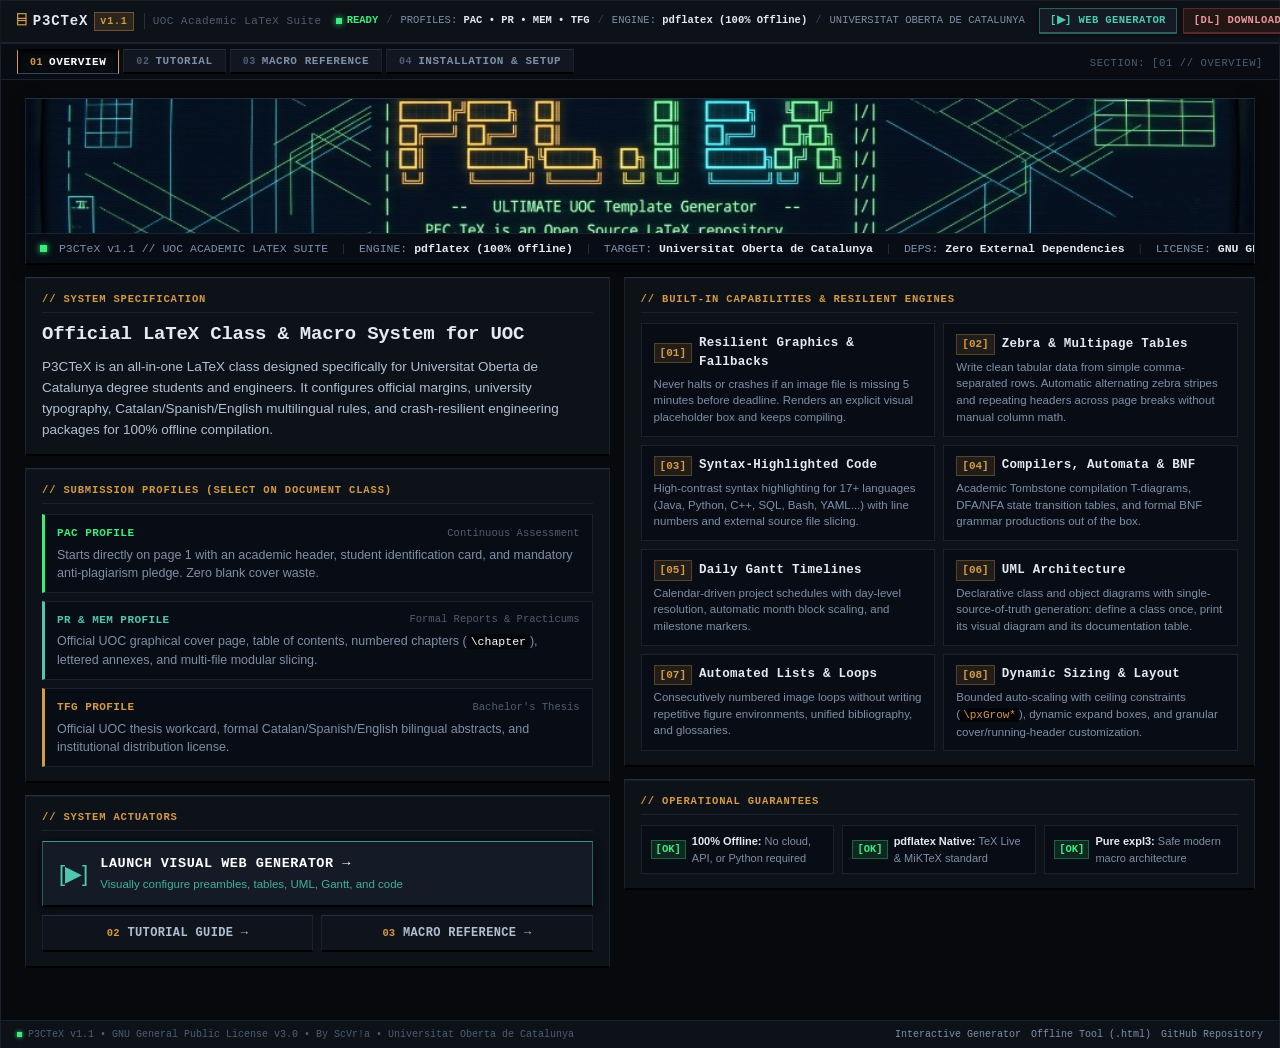
<file: site/tutorials.html>
<!doctype html>
<html lang="en">
<head>
  <meta charset="utf-8">
  <meta http-equiv="refresh" content="0; url=index.html#setup">
  <title>P3CTeX · Installation &amp; Setup</title>
  <link rel="canonical" href="index.html#setup">
  <script>window.location.replace("index.html#setup");</script>
</head>
<body style="background:#0e1217; color:#b8c3d0; font-family:-apple-system, BlinkMacSystemFont, 'Segoe UI', Roboto, sans-serif; padding:40px; text-align:center;">
  <p>Redirecting to <a href="index.html#setup" style="color:#d49a44; text-decoration:none; font-weight:600;">P3CTeX Installation &amp; Setup</a>...</p>
</body>
</html>
</file>
<file: site/assets/css/site.css>
/* ==========================================================================
   P3CTeX Hardware Workstation — Retrofuturistic Console Deck Aesthetic
   Industrial Rack-Mount Instrumentation · Zero Cheap Cards · Zero Slop
   Phosphor CRT Screens · Machined Chassis Seams · Physical Rocker Switches
   ========================================================================== */

:root {
  /* Industrial Chassis & Metal Palette */
  --chassis-bg: #07090d;
  --chassis-panel: #0d1118;
  --chassis-elevated: #131924;
  --chassis-recessed: #05070a;
  --crt-bg: #040609;

  /* Machined Bezel Borders & Hairline Seams */
  --bezel-border: #1a2230;
  --bezel-subtle: #243044;
  --bezel-highlight: #344460;
  --bezel-shadow: #020305;

  /* Physical Instrument Phosphors & Telemetry Lights */
  --phosphor-amber: #d49a44;
  --phosphor-amber-dim: rgba(212, 154, 68, 0.15);
  --phosphor-green: #38ef7d;
  --phosphor-green-dim: rgba(56, 239, 125, 0.12);
  --phosphor-cyan: #4ec9b0;
  --phosphor-steel: #568ec2;

  /* Low-Strain Technical Typography */
  --text-heading: #e4eaf2;
  --text-primary: #b0c0d4;
  --text-secondary: #7e90a8;
  --text-muted: #4e5e74;

  /* Monospace-First Console Stacks */
  --font-mono: 'JetBrains Mono', 'Fira Code', 'Consolas', 'Courier New', monospace;
  --font-sans: -apple-system, BlinkMacSystemFont, 'Segoe UI', Roboto, sans-serif;
}

/* ==========================================================================
   GLOBAL RESET — ZERO ROUNDED CORNERS (PURE MACHINED EDGES)
   ========================================================================== */
*, *::before, *::after {
  box-sizing: border-box;
  margin: 0;
  padding: 0;
  border-radius: 0 !important; /* Strictly physical rectangular hardware chassis */
}

html, body {
  min-height: 100vh;
  width: 100%;
  margin: 0;
  padding: 0;
  background-color: var(--chassis-bg);
  color: var(--text-primary);
  font-family: var(--font-sans);
  font-size: 14px;
  line-height: 1.5;
  -webkit-font-smoothing: antialiased;
  overflow-x: hidden;
}

/* Custom Retro Chassis Scrollbar */
::-webkit-scrollbar {
  width: 8px;
  height: 8px;
}
::-webkit-scrollbar-track {
  background: #06080c;
  border-left: 1px solid var(--bezel-border);
}
::-webkit-scrollbar-thumb {
  background: #1c2536;
  border: 1px solid var(--bezel-subtle);
}
::-webkit-scrollbar-thumb:hover {
  background: var(--phosphor-amber);
}

/* Accessibility */
.skip-link {
  position: absolute;
  left: -9999px;
  top: auto;
  width: 1px;
  height: 1px;
  overflow: hidden;
}
.skip-link:focus {
  position: fixed;
  top: 6px;
  left: 6px;
  z-index: 9999;
  background: var(--phosphor-amber);
  color: #000;
  padding: 4px 10px;
  font-family: var(--font-mono);
  font-weight: 700;
  font-size: 11px;
}

/* ==========================================================================
   CONSOLE VIEWPORT & PHYSICAL CHASSIS
   ========================================================================== */
.console-viewport {
  display: flex;
  flex-direction: column;
  min-height: 100vh;
  width: 100%;
  max-width: 1600px;
  margin: 0 auto;
  background-color: var(--chassis-bg);
  border-left: 1px solid var(--bezel-border);
  border-right: 1px solid var(--bezel-border);
}

/* ==========================================================================
   TOP MASTHEAD HEADER (RACK INSTRUMENT PANEL)
   ========================================================================== */
.console-masthead {
  display: flex;
  align-items: center;
  justify-content: space-between;
  height: 44px;
  padding: 0 16px;
  background: var(--chassis-panel);
  border-bottom: 2px solid var(--bezel-border);
  box-shadow: inset 0 1px 0 rgba(255, 255, 255, 0.05), 0 2px 6px rgba(0,0,0,0.7);
  flex-shrink: 0;
  gap: 14px;
}

.masthead-brand {
  display: flex;
  align-items: center;
  gap: 10px;
}
.brand-badge {
  display: flex;
  align-items: center;
  gap: 6px;
  text-decoration: none;
  color: var(--text-heading);
  font-family: var(--font-mono);
  font-weight: 700;
  font-size: 14px;
  letter-spacing: 0.06em;
}
.brand-badge .badge-icon {
  color: var(--phosphor-amber);
  font-size: 15px;
}
.brand-badge .badge-ver {
  font-size: 10px;
  color: var(--phosphor-amber);
  background: var(--phosphor-amber-dim);
  border: 1px solid rgba(212, 154, 68, 0.4);
  padding: 1px 5px;
  font-weight: 700;
}
.brand-tagline {
  font-size: 11px;
  color: var(--text-muted);
  font-family: var(--font-mono);
  border-left: 1px solid var(--bezel-subtle);
  padding-left: 8px;
  letter-spacing: 0.04em;
  white-space: nowrap;
}

.masthead-telemetry {
  display: flex;
  align-items: center;
  gap: 8px;
  font-size: 10.5px;
  color: var(--text-secondary);
  font-family: var(--font-mono);
  white-space: nowrap;
}
.telemetry-sep {
  color: var(--bezel-highlight);
}
.telemetry-item strong {
  color: var(--text-heading);
}
.telemetry-item.status {
  color: var(--phosphor-green);
  display: flex;
  align-items: center;
  gap: 5px;
  font-weight: 700;
}
.led-pulse {
  width: 6px;
  height: 6px;
  background-color: var(--phosphor-green);
  box-shadow: 0 0 6px var(--phosphor-green);
}

.masthead-actions {
  display: flex;
  align-items: center;
  gap: 6px;
  flex-shrink: 0;
}
.action-btn {
  display: inline-flex;
  align-items: center;
  padding: 4px 10px;
  font-family: var(--font-mono);
  font-size: 10.5px;
  font-weight: 700;
  text-decoration: none;
  border: 1px solid var(--bezel-subtle);
  border-top: 1px solid var(--bezel-highlight);
  border-bottom: 2px solid var(--bezel-shadow);
  background: #151b24;
  color: var(--text-primary);
  box-shadow: 0 1px 3px rgba(0,0,0,0.6);
  cursor: pointer;
  letter-spacing: 0.04em;
  transition: all 0.08s ease;
}
.action-btn:hover {
  background: #1c2432;
  color: #fff;
}
.action-btn:active {
  border-top: 2px solid var(--bezel-shadow);
  border-bottom: 1px solid var(--bezel-highlight);
  background: #0d1219;
  box-shadow: inset 0 2px 4px rgba(0,0,0,0.9);
}
.action-btn.cyan {
  border-color: rgba(78, 201, 176, 0.4);
  color: var(--phosphor-cyan);
}
.action-btn.rust {
  background: #251616;
  border-color: #5c2929;
  color: #e59999;
}
.action-btn.rust:hover {
  background: #381f1f;
  color: #fff;
}
.action-btn.ghost {
  background: transparent;
  border-color: var(--bezel-border);
  color: var(--text-secondary);
}
.action-btn.ghost:hover {
  border-color: var(--bezel-subtle);
  color: var(--text-heading);
}

/* ==========================================================================
   NAVIGATION SELECTOR RIBBON (HARDWARE ROCKER SWITCHES)
   ========================================================================== */
.console-selector-ribbon {
  display: flex;
  align-items: center;
  justify-content: space-between;
  height: 36px;
  padding: 0 16px;
  background: #090c12;
  border-bottom: 1px solid var(--bezel-border);
  flex-shrink: 0;
}

.selector-track {
  display: flex;
  gap: 4px;
  overflow-x: auto;
  scrollbar-width: none;
  flex: 1;
}
.selector-track::-webkit-scrollbar {
  display: none;
}
.selector-key {
  display: inline-flex;
  align-items: center;
  gap: 6px;
  background: #111620;
  color: var(--text-secondary);
  border: 1px solid var(--bezel-border);
  border-top: 1px solid var(--bezel-subtle);
  border-bottom: 2px solid #000;
  padding: 5px 12px;
  font-family: var(--font-mono);
  font-size: 11px;
  font-weight: 700;
  letter-spacing: 0.05em;
  cursor: pointer;
  transition: all 0.08s ease;
}
.selector-key .key-index {
  color: var(--text-muted);
  font-size: 10px;
}
.selector-key:hover {
  background: #171e2c;
  color: var(--text-heading);
}
.selector-key.active {
  background: #080b10;
  border-color: var(--phosphor-amber);
  border-top: 2px solid #000;
  border-bottom: 1px solid var(--bezel-highlight);
  box-shadow: inset 0 2px 6px rgba(0,0,0,0.95);
  color: #fff;
}
.selector-key.active .key-index {
  color: var(--phosphor-amber);
}

.selector-meta .mode-readout {
  font-size: 10.5px;
  color: var(--text-muted);
  font-family: var(--font-mono);
  letter-spacing: 0.06em;
}

/* ==========================================================================
   MAIN CONSOLE STAGE (100% Remaining Viewport, Zero Scroll)
   ========================================================================== */
.console-stage {
  flex: 1;
  min-height: 0;
  position: relative;
  background: var(--chassis-bg);
}

.console-deck {
  display: none;
  width: 100%;
  padding: 18px 24px 32px 24px;
  box-sizing: border-box;
}
.console-deck.active {
  display: block;
}

/* Common Hardware Elements */
.rack-bolt {
  color: var(--bezel-subtle);
  font-family: var(--font-mono);
  font-size: 11px;
  font-weight: 700;
  user-select: none;
}
.stenciled-label {
  font-family: var(--font-mono);
  font-size: 9.5px;
  letter-spacing: 0.1em;
  color: var(--text-muted);
  text-transform: uppercase;
}

/* CRT Screen Effect */
.crt-screen {
  background-color: var(--crt-bg);
  background-image: linear-gradient(rgba(18, 16, 16, 0) 50%, rgba(0, 0, 0, 0.4) 50%);
  background-size: 100% 3px;
  box-shadow: inset 0 0 16px rgba(0, 0, 0, 0.95);
  border: 1px solid var(--bezel-border);
}

/* ==========================================================================
   DECK 01: WORKSTATION CONSOLE [ AUTHENTIC RETRO PIRATE / INDIE DECK ]
   Clean, spacious, high-contrast, zero clutter, zero microscopic text
   ========================================================================== */
.console-overview-wrapper {
  display: flex;
  flex-direction: column;
  gap: 12px;
  max-width: 1500px;
  margin: 0 auto;
  width: 100%;
  padding-bottom: 20px;
}

/* Authentic Console Header Banner */
.overview-banner-panel {
  display: flex;
  flex-direction: column;
  background: #030508;
  border: 1px solid var(--bezel-border);
  border-top: 1px solid var(--bezel-subtle);
  border-bottom: 2px solid #000;
  box-shadow: 0 4px 12px rgba(0, 0, 0, 0.5);
  flex-shrink: 0;
}
.overview-banner-img {
  width: 100%;
  height: 135px;
  object-fit: cover;
  display: block;
  border-bottom: 1px solid var(--bezel-border);
}
.overview-telemetry-bar {
  display: flex;
  align-items: center;
  gap: 12px;
  padding: 6px 14px;
  background: #080c14;
  font-family: var(--font-mono);
  font-size: 11.5px;
  color: var(--text-secondary);
  overflow-x: auto;
  white-space: nowrap;
}
.overview-telemetry-bar .tele-tag strong {
  color: var(--text-heading);
}
.overview-telemetry-bar .tele-dot {
  display: inline-block;
  width: 7px;
  height: 7px;
  background-color: var(--phosphor-green);
  box-shadow: 0 0 6px var(--phosphor-green);
  margin-right: 5px;
  vertical-align: middle;
}
.overview-telemetry-bar .tele-divider {
  color: var(--bezel-subtle);
}

/* Main Console Operational Grid (2 Balanced Columns) */
.overview-grid-console {
  display: grid;
  grid-template-columns: 1fr 1.08fr;
  gap: 14px;
  align-items: start;
}

.console-sector {
  display: flex;
  flex-direction: column;
  gap: 12px;
}

.sector-block {
  background: var(--chassis-panel);
  border: 1px solid var(--bezel-border);
  border-top: 1px solid var(--bezel-subtle);
  border-bottom: 2px solid #000;
  padding: 14px 16px;
  display: flex;
  flex-direction: column;
  gap: 10px;
  box-shadow: inset 0 1px 0 rgba(255, 255, 255, 0.03);
}

.sector-tag {
  font-family: var(--font-mono);
  font-size: 10.5px;
  font-weight: 700;
  letter-spacing: 0.08em;
  color: var(--phosphor-amber);
  border-bottom: 1px solid var(--bezel-border);
  padding-bottom: 4px;
}

.sector-title {
  font-family: var(--font-mono);
  font-size: 19px;
  font-weight: 700;
  color: var(--text-heading);
  letter-spacing: -0.01em;
  line-height: 1.25;
}

.sector-desc {
  font-size: 13.5px;
  line-height: 1.55;
  color: var(--text-primary);
}

/* Submission Profiles Cards */
.profiles-list {
  display: flex;
  flex-direction: column;
  gap: 8px;
}

.profile-card {
  background: #080c14;
  border: 1px solid var(--bezel-border);
  padding: 10px 12px;
  display: flex;
  flex-direction: column;
  gap: 4px;
}
.profile-card.profile-pac { border-left: 3px solid var(--phosphor-green); }
.profile-card.profile-pr { border-left: 3px solid var(--phosphor-cyan); }
.profile-card.profile-tfg { border-left: 3px solid var(--phosphor-amber); }

.profile-card-header {
  display: flex;
  align-items: center;
  justify-content: space-between;
}
.profile-pill {
  font-family: var(--font-mono);
  font-size: 11px;
  font-weight: 700;
  letter-spacing: 0.04em;
}
.profile-pill.pac { color: var(--phosphor-green); }
.profile-pill.pr { color: var(--phosphor-cyan); }
.profile-pill.tfg { color: var(--phosphor-amber); }

.profile-subtitle {
  font-family: var(--font-mono);
  font-size: 10.5px;
  color: var(--text-muted);
}
.profile-card-desc {
  font-size: 12.5px;
  line-height: 1.45;
  color: var(--text-secondary);
}
.profile-card-desc code {
  color: #fff;
  background: #040609;
  padding: 1px 4px;
  font-family: var(--font-mono);
  font-size: 11.5px;
}

/* System Actuator Buttons */
.actuator-buttons-col {
  display: flex;
  flex-direction: column;
  gap: 8px;
}
.primary-actuator-btn {
  display: flex;
  align-items: center;
  gap: 12px;
  background: #141b26;
  border: 1px solid rgba(78, 201, 176, 0.4);
  border-top: 1px solid rgba(78, 201, 176, 0.7);
  border-bottom: 2px solid #000;
  padding: 12px 16px;
  text-decoration: none;
  cursor: pointer;
  transition: all 0.1s ease;
  box-shadow: 0 2px 8px rgba(0, 0, 0, 0.6);
}
.primary-actuator-btn:hover {
  background: #1c2738;
  border-color: var(--phosphor-cyan);
}
.primary-actuator-btn .actuator-icon {
  font-size: 22px;
  color: var(--phosphor-cyan);
  flex-shrink: 0;
}
.primary-actuator-btn .actuator-body {
  display: flex;
  flex-direction: column;
  gap: 2px;
}
.primary-actuator-btn strong {
  font-family: var(--font-mono);
  font-size: 13.5px;
  color: #fff;
  letter-spacing: 0.04em;
}
.primary-actuator-btn small {
  font-size: 11.5px;
  color: var(--phosphor-cyan);
  opacity: 0.85;
}

.actuator-dual-row {
  display: grid;
  grid-template-columns: 1fr 1fr;
  gap: 8px;
}
.sub-actuator-btn {
  display: flex;
  align-items: center;
  justify-content: center;
  gap: 8px;
  background: #0e131c;
  border: 1px solid var(--bezel-border);
  border-top: 1px solid var(--bezel-subtle);
  border-bottom: 2px solid #000;
  padding: 10px 12px;
  font-family: var(--font-mono);
  cursor: pointer;
  transition: all 0.08s ease;
  color: var(--text-primary);
}
.sub-actuator-btn:hover {
  background: #161e2c;
  color: #fff;
}
.sub-actuator-btn .sub-idx {
  font-size: 10.5px;
  color: var(--phosphor-amber);
  font-weight: 700;
}
.sub-actuator-btn .sub-txt {
  font-size: 12px;
  font-weight: 700;
  letter-spacing: 0.03em;
}

/* Built-in Capabilities Grid */
.capabilities-grid {
  display: grid;
  grid-template-columns: 1fr 1fr;
  gap: 8px;
}
.cap-item {
  background: #080c14;
  border: 1px solid var(--bezel-border);
  padding: 10px 12px;
  display: flex;
  flex-direction: column;
  gap: 4px;
}
.cap-header {
  display: flex;
  align-items: center;
  gap: 7px;
}
.cap-glyph {
  font-family: var(--font-mono);
  font-size: 11px;
  font-weight: 700;
  color: var(--phosphor-amber);
  background: rgba(212, 154, 68, 0.12);
  border: 1px solid rgba(212, 154, 68, 0.3);
  padding: 1px 5px;
  flex-shrink: 0;
}
.cap-name {
  font-family: var(--font-mono);
  font-size: 12.5px;
  font-weight: 700;
  color: var(--text-heading);
  letter-spacing: 0.02em;
}
.cap-desc {
  font-size: 11.5px;
  line-height: 1.45;
  color: var(--text-secondary);
}
.cap-desc code {
  color: var(--phosphor-amber);
  background: #030508;
  padding: 1px 3px;
  font-family: var(--font-mono);
  font-size: 11px;
}

/* Guarantees Row */
.guarantees-row {
  display: grid;
  grid-template-columns: repeat(3, 1fr);
  gap: 8px;
}
.guar-item {
  display: flex;
  align-items: center;
  gap: 6px;
  background: #080c14;
  border: 1px solid var(--bezel-border);
  padding: 7px 9px;
  font-size: 11px;
  color: var(--text-secondary);
}
.guar-icon {
  font-family: var(--font-mono);
  font-size: 10.5px;
  font-weight: 700;
  color: var(--phosphor-green);
  background: rgba(56, 239, 125, 0.12);
  border: 1px solid rgba(56, 239, 125, 0.3);
  padding: 1px 4px;
}
.guar-text strong {
  color: var(--text-heading);
}

/* Responsive adjustment */
@media (max-width: 1080px) {
  .overview-grid-console {
    grid-template-columns: 1fr;
  }
  .capabilities-grid {
    grid-template-columns: 1fr;
  }
}

/* ==========================================================================
   DECK 02: STEP-BY-STEP TUTORIAL (INTERACTIVE STEPPER WORKBENCH)
   ========================================================================== */
.tutorial-stage-view {
  display: flex;
  flex-direction: column;
  gap: 14px;
  max-width: 1500px;
  margin: 0 auto;
}

/* 7-Step Horizontal Hardware Selector */
.tutorial-step-bar {
  display: grid;
  grid-template-columns: repeat(7, 1fr);
  gap: 4px;
  flex-shrink: 0;
}
.tut-step-btn {
  display: flex;
  flex-direction: column;
  align-items: flex-start;
  padding: 6px 8px;
  background: #111620;
  border: 1px solid var(--bezel-border);
  border-top: 1px solid var(--bezel-subtle);
  border-bottom: 2px solid #000;
  cursor: pointer;
  text-align: left;
  transition: all 0.08s ease;
  min-width: 0;
}
.tut-step-btn .step-num {
  font-family: var(--font-mono);
  font-size: 9px;
  font-weight: 700;
  color: var(--text-muted);
}
.tut-step-btn .step-title {
  font-family: var(--font-sans);
  font-size: 11px;
  font-weight: 600;
  color: var(--text-secondary);
  white-space: nowrap;
  overflow: hidden;
  text-overflow: ellipsis;
  width: 100%;
}
.tut-step-btn:hover {
  background: #171f2d;
}
.tut-step-btn:hover .step-title {
  color: var(--text-heading);
}
.tut-step-btn.active {
  background: #080c12;
  border-color: var(--phosphor-amber);
  border-top: 2px solid #000;
  border-bottom: 1px solid var(--bezel-highlight);
  box-shadow: inset 0 2px 5px rgba(0,0,0,0.95);
}
.tut-step-btn.active .step-num {
  color: var(--phosphor-amber);
}
.tut-step-btn.active .step-title {
  color: #fff;
  font-weight: 700;
}

/* Split View: Left focused code snippet / Right detailed instruction */
.tutorial-split-view {
  display: grid;
  grid-template-columns: 1.15fr 0.85fr;
  gap: 16px;
  min-height: 580px;
}

/* Left Column: Focused Code CRT Viewport */
.tutorial-code-col {
  display: flex;
  flex-direction: column;
  height: 100%;
  min-height: 0;
  background: #040609;
  border: 1px solid var(--bezel-border);
  overflow: hidden;
}
.tut-code-header {
  display: flex;
  align-items: center;
  justify-content: space-between;
  height: 32px;
  padding: 0 10px;
  background: #0e1219;
  border-bottom: 1px solid var(--bezel-border);
  flex-shrink: 0;
}
.tut-code-meta {
  display: flex;
  align-items: center;
  gap: 8px;
  font-family: var(--font-mono);
  font-size: 10px;
}
.tut-step-pill {
  color: var(--phosphor-amber);
  font-weight: 700;
  background: #1c150c;
  border: 1px solid rgba(212, 154, 68, 0.3);
  padding: 1px 6px;
  letter-spacing: 0.05em;
}
.tut-code-filename {
  color: var(--text-heading);
  font-weight: 600;
}
.tut-code-viewport {
  flex: 1;
  min-height: 0;
  overflow-y: auto;
  padding: 12px 14px;
  background: var(--crt-bg);
  background-image: linear-gradient(rgba(18, 16, 16, 0) 50%, rgba(0, 0, 0, 0.35) 50%);
  background-size: 100% 3px;
}
.tut-code-viewport pre {
  margin: 0;
  font-family: var(--font-mono);
  font-size: 12px;
  line-height: 1.55;
  color: #79c0ff;
  white-space: pre-wrap;
  word-break: break-word;
}

/* Stepper Navigation Strip */
.tut-stepper-controls {
  display: flex;
  align-items: center;
  justify-content: space-between;
  padding: 6px 10px;
  background: #0c1017;
  border-top: 1px solid var(--bezel-border);
  flex-shrink: 0;
}
.tut-progress-status {
  font-family: var(--font-mono);
  font-size: 10px;
  color: var(--text-muted);
  font-weight: 600;
  letter-spacing: 0.05em;
}

/* Right Column: Guide & Technical Notes */
.tutorial-guide-col {
  display: flex;
  flex-direction: column;
  height: 100%;
  min-height: 0;
  background: var(--chassis-panel);
  border: 1px solid var(--bezel-border);
  padding: 12px;
  gap: 8px;
  overflow-y: auto;
  justify-content: space-between;
}
.guide-header {
  display: flex;
  justify-content: space-between;
  align-items: center;
  border-bottom: 1px solid var(--bezel-border);
  padding-bottom: 5px;
}
.guide-heading {
  font-family: var(--font-sans);
  font-size: 13.5px;
  font-weight: 700;
  color: var(--text-heading);
  margin: 0;
}
.guide-tag {
  font-family: var(--font-mono);
  font-size: 8.5px;
  font-weight: 700;
  color: var(--phosphor-amber);
  background: #16120b;
  border: 1px solid rgba(212, 154, 68, 0.3);
  padding: 1px 5px;
  letter-spacing: 0.05em;
}
.guide-desc {
  font-size: 11px;
  line-height: 1.45;
  color: var(--text-secondary);
  margin: 0;
}
.guide-desc code {
  color: var(--phosphor-cyan);
  font-family: var(--font-mono);
}

/* Parameter & Syntax Reference Box */
.guide-ref-box {
  display: flex;
  flex-direction: column;
  background: #07090d;
  border: 1px solid var(--bezel-border);
  padding: 6px 8px;
  gap: 4px;
}
.guide-ref-label {
  font-family: var(--font-mono);
  font-size: 8.5px;
  font-weight: 700;
  color: var(--text-muted);
  letter-spacing: 0.06em;
}
.guide-ref-table {
  display: flex;
  flex-direction: column;
  gap: 1px;
  font-family: var(--font-mono);
  font-size: 10px;
}
.ref-row {
  display: grid;
  grid-template-columns: 140px 1fr;
  gap: 8px;
  padding: 3px 0;
  border-bottom: 1px solid #141922;
  align-items: baseline;
}
.ref-row:last-child {
  border-bottom: none;
}
.ref-k {
  color: #4ec9b0;
  font-weight: 600;
  word-break: break-all;
}
.ref-v {
  color: var(--text-primary);
  font-family: var(--font-sans);
  font-size: 10px;
  line-height: 1.35;
}

/* Tip Plate */
.guide-tip-plate {
  background: #110e08;
  border: 1px solid #332514;
  border-left: 3px solid var(--phosphor-amber);
  padding: 6px 8px;
  display: flex;
  flex-direction: column;
  gap: 2px;
}
.tip-title {
  font-family: var(--font-sans);
  font-size: 10px;
  font-weight: 700;
  color: var(--phosphor-amber);
}
.tip-text {
  font-family: var(--font-sans);
  font-size: 10px;
  line-height: 1.35;
  color: var(--text-primary);
}

/* Generator Bridge Callout */
.guide-generator-bridge {
  display: flex;
  align-items: center;
  justify-content: space-between;
  gap: 8px;
  background: #0d121a;
  border: 1px solid var(--bezel-border);
  padding: 6px 8px;
  margin-top: auto;
}
.bridge-text {
  font-size: 9.5px;
  color: var(--text-muted);
  font-family: var(--font-sans);
}
.bridge-btn {
  font-family: var(--font-mono);
  font-size: 9.5px;
  font-weight: 700;
  color: var(--phosphor-cyan);
  text-decoration: none;
  padding: 3px 8px;
  background: #131a26;
  border: 1px solid rgba(78, 201, 176, 0.3);
  border-bottom: 2px solid #000;
  cursor: pointer;
  white-space: nowrap;
}
.bridge-btn:hover {
  background: #1a2538;
  color: #fff;
  border-color: var(--phosphor-cyan);
}

/* Deck 04 Cleanup Grid */
.clean-cmd-grid {
  display: flex;
  flex-direction: column;
  gap: 3px;
  margin-top: 4px;
}
.clean-row {
  display: flex;
  align-items: center;
  gap: 6px;
  font-family: var(--font-mono);
  font-size: 9.5px;
  background: #07090e;
  padding: 3px 6px;
  border: 1px solid var(--bezel-border);
}
.os-tag {
  color: var(--phosphor-amber);
  font-weight: 700;
  font-size: 8.5px;
  background: #18130a;
  padding: 1px 4px;
}
.clean-row code {
  color: #4ec9b0;
  overflow-x: auto;
  white-space: nowrap;
}

/* ==========================================================================
   DECK 03: MACRO & FEATURE REFERENCE CONSOLE [ 9 SUITES & FILTER BUS ]
   ========================================================================== */
.macro-stage-view {
  display: flex;
  flex-direction: column;
  height: 100%;
  gap: 6px;
  min-height: 0;
}

/* Macro Filter Toolbar & Viewport Mode Switcher */
.macro-filter-toolbar {
  display: flex;
  align-items: center;
  justify-content: space-between;
  gap: 8px;
  background: #0b0f16;
  border: 1px solid var(--bezel-border);
  padding: 4px 8px;
  flex-shrink: 0;
}

.filter-search-box {
  display: flex;
  align-items: center;
  gap: 6px;
  flex: 1;
  background: #05070a;
  border: 1px solid var(--bezel-subtle);
  padding: 3px 8px;
}
.filter-search-box .search-icon {
  color: var(--phosphor-amber);
  font-size: 11px;
}
.filter-search-box .search-input {
  flex: 1;
  background: transparent;
  border: none;
  outline: none;
  color: var(--text-heading);
  font-family: var(--font-mono);
  font-size: 11px;
}
.filter-search-box .search-input::placeholder {
  color: var(--text-muted);
  font-size: 10px;
}
.search-clear-btn {
  background: transparent;
  border: none;
  color: var(--text-muted);
  cursor: pointer;
  font-size: 10px;
  padding: 0 4px;
}
.search-clear-btn:hover {
  color: var(--text-heading);
}

.view-mode-rocker {
  display: flex;
  align-items: center;
  gap: 4px;
  flex-shrink: 0;
}
.view-mode-rocker .mode-label {
  font-family: var(--font-mono);
  font-size: 9px;
  color: var(--text-muted);
  letter-spacing: 0.08em;
  margin-right: 4px;
}
.view-mode-rocker .mode-btn {
  background: #111622;
  border: 1px solid var(--bezel-border);
  border-top: 1px solid var(--bezel-subtle);
  border-bottom: 2px solid #000;
  padding: 3px 8px;
  font-family: var(--font-mono);
  font-size: 9.5px;
  font-weight: 700;
  color: var(--text-secondary);
  cursor: pointer;
  letter-spacing: 0.04em;
  transition: all 0.08s ease;
}
.view-mode-rocker .mode-btn:hover {
  background: #182030;
  color: var(--text-heading);
}
.view-mode-rocker .mode-btn.active {
  background: #080b10;
  border-color: var(--phosphor-amber);
  border-top: 2px solid #000;
  border-bottom: 1px solid var(--bezel-highlight);
  color: var(--phosphor-amber);
  box-shadow: inset 0 2px 4px rgba(0,0,0,0.9);
}

.macro-channel-bar {
  display: grid;
  grid-template-columns: repeat(9, 1fr);
  gap: 3px;
  flex-shrink: 0;
}
.channel-key {
  display: flex;
  align-items: center;
  gap: 4px;
  background: #11151e;
  border: 1px solid var(--bezel-border);
  border-top: 1px solid var(--bezel-subtle);
  border-bottom: 2px solid #000;
  padding: 4px 5px;
  color: var(--text-secondary);
  font-size: 9.5px;
  cursor: pointer;
  transition: all 0.08s ease;
  text-align: left;
  min-width: 0;
}
.channel-key .ch-id {
  font-family: var(--font-mono);
  font-weight: 700;
  color: var(--text-muted);
  font-size: 9.5px;
  flex-shrink: 0;
}
.channel-key .ch-name {
  white-space: nowrap;
  overflow: hidden;
  text-overflow: ellipsis;
}
.channel-key:hover {
  background: #161c28;
  color: var(--text-heading);
}
.channel-key.active {
  background: #090c12;
  border-color: var(--phosphor-amber);
  border-top: 2px solid #000;
  border-bottom: 1px solid var(--bezel-highlight);
  box-shadow: inset 0 2px 6px rgba(0,0,0,0.95);
  color: #fff;
}
.channel-key.active .ch-id {
  color: var(--phosphor-amber);
}

/* Search results overlay */
.macro-search-results-panel {
  flex: 1;
  min-height: 0;
  background: var(--chassis-panel);
  border: 1px solid var(--phosphor-amber);
  padding: 8px 10px;
  display: flex;
  flex-direction: column;
  gap: 6px;
  overflow: hidden;
}
.search-results-header {
  display: flex;
  justify-content: space-between;
  align-items: center;
  border-bottom: 1px solid var(--bezel-border);
  padding-bottom: 4px;
}
.search-results-header .results-count {
  font-family: var(--font-mono);
  font-size: 11px;
  font-weight: 700;
  color: var(--phosphor-amber);
}
.search-results-header .results-hint {
  font-family: var(--font-mono);
  font-size: 9.5px;
  color: var(--text-muted);
}
.search-results-table-wrap {
  flex: 1;
  min-height: 0;
  overflow-y: auto;
}
.search-match-row {
  display: grid;
  grid-template-columns: 100px minmax(280px, 1.3fr) 1.2fr 80px;
  gap: 8px;
  padding: 5px 8px;
  border-bottom: 1px solid #131a26;
  font-size: 10px;
  cursor: pointer;
  transition: background 0.08s ease;
  align-items: center;
}
.search-match-row:hover {
  background: #151d2c;
}
.search-match-suite {
  font-family: var(--font-mono);
  font-weight: 700;
  color: var(--phosphor-steel);
}
.search-match-cmd {
  font-family: var(--font-mono);
  color: var(--phosphor-cyan);
  word-break: break-all;
}
.search-match-desc {
  color: var(--text-primary);
  font-size: 9.5px;
}
.search-match-action {
  font-family: var(--font-mono);
  font-size: 9px;
  color: var(--phosphor-green);
  text-align: right;
}

.macro-showcase-split {
  display: grid;
  grid-template-columns: 1.15fr 0.85fr;
  gap: 10px;
  flex: 1;
  min-height: 0;
  transition: all 0.1s ease;
}

/* Wide Modes */
.macro-showcase-split.view-wide-table {
  grid-template-columns: 1fr !important;
}
.macro-showcase-split.view-wide-table .macro-narrative {
  grid-column: 1 / -1;
  width: 100%;
}
.macro-showcase-split.view-wide-table .macro-code-display {
  display: none !important;
}

.macro-showcase-split.view-wide-code {
  grid-template-columns: 1fr !important;
}
.macro-showcase-split.view-wide-code .macro-narrative {
  display: none !important;
}
.macro-showcase-split.view-wide-code .macro-code-display {
  grid-column: 1 / -1;
  width: 100%;
}

.macro-narrative {
  display: flex;
  flex-direction: column;
  gap: 8px;
  background: var(--chassis-panel);
  border: 1px solid var(--bezel-border);
  padding: 10px 12px;
  overflow-y: auto;
}
.macro-title-bar {
  display: flex;
  justify-content: space-between;
  align-items: center;
}
.macro-hero-title {
  font-family: var(--font-mono);
  font-size: 13px;
  color: var(--text-heading);
  font-weight: 700;
}
.macro-badge {
  font-size: 9px;
  font-family: var(--font-mono);
  color: var(--phosphor-steel);
  background: rgba(86, 142, 194, 0.12);
  border: 1px solid rgba(86, 142, 194, 0.3);
  padding: 1px 5px;
}
.macro-hero-desc {
  font-size: 11px;
  color: var(--text-secondary);
  line-height: 1.4;
}

.macro-api-box {
  display: flex;
  flex-direction: column;
  gap: 3px;
}
.api-box-label {
  font-size: 8.5px;
  font-family: var(--font-mono);
  color: var(--text-muted);
  letter-spacing: 0.08em;
}
.api-table-wrapper {
  background: #07090e;
  border: 1px solid var(--bezel-border);
  display: flex;
  flex-direction: column;
  font-size: 9.5px;
}
.api-row {
  display: grid;
  grid-template-columns: minmax(240px, 1.35fr) 1fr;
  gap: 8px;
  padding: 5px 8px;
  border-bottom: 1px solid #141a24;
  align-items: baseline;
}
.api-row:last-child {
  border-bottom: none;
}
.api-row.header {
  background: #0d121a;
  font-family: var(--font-mono);
  font-size: 8.5px;
  color: var(--text-muted);
  font-weight: 700;
  border-bottom: 1px solid var(--bezel-border);
}
.api-col-cmd {
  font-family: var(--font-mono);
  color: var(--phosphor-cyan);
  font-size: 10px;
  word-break: break-word;
  white-space: normal;
  line-height: 1.35;
}
.api-col-desc {
  color: var(--text-secondary);
  font-size: 9.5px;
  line-height: 1.35;
}

.macro-features-strip {
  display: flex;
  flex-direction: column;
  gap: 3px;
}
.feat-pill {
  font-size: 10px;
  color: var(--text-primary);
  background: #090c12;
  border: 1px solid var(--bezel-border);
  border-left: 2px solid var(--phosphor-amber);
  padding: 3px 6px;
}
.feat-pill strong {
  color: var(--text-heading);
}

.macro-doc-actions {
  display: flex;
  gap: 6px;
  margin-top: auto;
  padding-top: 4px;
}
.doc-link-btn {
  display: inline-block;
  font-family: var(--font-mono);
  font-size: 10px;
  font-weight: 700;
  color: var(--phosphor-steel);
  text-decoration: none;
  padding: 4px 8px;
  border: 1px solid var(--bezel-subtle);
  background: #131924;
}
.doc-link-btn:hover {
  border-color: var(--phosphor-steel);
  color: #fff;
}
.doc-link-btn.secondary {
  color: var(--text-secondary);
}

.macro-code-display {
  display: flex;
  flex-direction: column;
  background: #040609;
  border: 1px solid var(--bezel-border);
  overflow: hidden;
  height: 100%;
}
.code-display-header {
  display: flex;
  justify-content: space-between;
  align-items: center;
  height: 30px;
  padding: 0 8px;
  background: #0e1219;
  border-bottom: 1px solid var(--bezel-border);
  flex-shrink: 0;
}
.code-display-header .disp-label {
  font-size: 9px;
  font-family: var(--font-mono);
  color: var(--text-muted);
  letter-spacing: 0.06em;
}
.macro-pre {
  flex-shrink: 0;
  max-height: 52%;
  padding: 8px 10px;
  margin: 0;
  font-family: var(--font-mono);
  font-size: 11px;
  line-height: 1.45;
  color: #ce9178;
  overflow: auto;
  background: var(--crt-bg);
  background-image: linear-gradient(rgba(18, 16, 16, 0) 50%, rgba(0, 0, 0, 0.35) 50%);
  background-size: 100% 3px;
}
.macro-syntax-notes {
  background: #0a0d14;
  border-top: 1px solid var(--bezel-border);
  padding: 8px 10px;
  display: flex;
  flex-direction: column;
  gap: 4px;
  flex: 1;
  min-height: 0;
  overflow-y: auto;
}
.notes-label {
  font-size: 8.5px;
  font-family: var(--font-mono);
  color: var(--text-muted);
  letter-spacing: 0.08em;
}
.notes-list {
  list-style: none;
  display: flex;
  flex-direction: column;
  gap: 2px;
  font-size: 9.5px;
  color: var(--text-secondary);
}
.notes-list li {
  position: relative;
  padding-left: 10px;
  line-height: 1.35;
}
.notes-list li::before {
  content: '>';
  position: absolute;
  left: 0;
  color: var(--phosphor-amber);
  font-family: var(--font-mono);
}
.notes-list code {
  font-family: var(--font-mono);
  color: var(--phosphor-cyan);
  background: #05070a;
  padding: 1px 3px;
}

/* ==========================================================================
   DECK 04: INSTALLATION & SETUP [ BAY-04 // SYSTEM BOOTSTRAP ]
   ========================================================================== */
.runbook-stage-view {
  display: flex;
  flex-direction: column;
  height: 100%;
  gap: 8px;
}
.runbook-header-strip {
  display: flex;
  justify-content: space-between;
  align-items: center;
  border-bottom: 1px solid var(--bezel-border);
  padding-bottom: 4px;
}
.runbook-title {
  font-family: var(--font-mono);
  font-size: 12.5px;
  font-weight: 700;
  color: var(--text-heading);
}
.runbook-tag {
  font-size: 9.5px;
  font-family: var(--font-mono);
  color: var(--text-muted);
  letter-spacing: 0.06em;
}

.runbook-split-layout {
  display: grid;
  grid-template-columns: 1.2fr 0.8fr;
  gap: 12px;
  flex: 1;
  min-height: 0;
}

.runbook-steps-col {
  display: flex;
  flex-direction: column;
  gap: 6px;
  overflow-y: auto;
}
.runbook-step-card {
  display: flex;
  gap: 8px;
  background: var(--chassis-panel);
  border: 1px solid var(--bezel-border);
  padding: 6px 8px;
  align-items: center;
}
.step-badge {
  width: 20px;
  height: 20px;
  background: #151b24;
  border: 1px solid var(--bezel-subtle);
  color: var(--phosphor-amber);
  font-family: var(--font-mono);
  font-weight: 700;
  font-size: 10px;
  display: flex;
  align-items: center;
  justify-content: center;
  flex-shrink: 0;
}
.step-content {
  display: flex;
  flex-direction: column;
  gap: 2px;
  flex: 1;
  min-width: 0;
}
.step-meta strong {
  display: block;
  font-size: 11px;
  color: var(--text-heading);
  font-family: var(--font-mono);
}
.step-meta .step-sub {
  font-size: 9.5px;
  color: var(--text-muted);
}
.step-code-box {
  display: flex;
  align-items: center;
  justify-content: space-between;
  background: #05070a;
  border: 1px solid var(--bezel-border);
  padding: 3px 6px;
  margin-top: 1px;
}
.step-code-box code {
  font-family: var(--font-mono);
  color: var(--phosphor-green);
  font-size: 10px;
  overflow: hidden;
  text-overflow: ellipsis;
  white-space: nowrap;
}

.runbook-troubleshoot-box {
  background: #090c12;
  border: 1px solid var(--bezel-border);
  border-left: 2px solid var(--phosphor-steel);
  padding: 6px 8px;
  display: flex;
  flex-direction: column;
  gap: 3px;
  margin-top: 2px;
}
.troubleshoot-title {
  font-size: 10px;
  color: var(--text-heading);
  font-family: var(--font-mono);
  font-weight: 700;
}
.troubleshoot-list {
  display: flex;
  flex-direction: column;
  gap: 2px;
}
.tb-item {
  display: flex;
  flex-direction: column;
  gap: 1px;
  font-size: 9px;
  background: #05070a;
  border: 1px solid #141a24;
  padding: 2px 5px;
}
.tb-item code {
  font-family: var(--font-mono);
  color: #ce9178;
}
.tb-item span {
  color: var(--text-secondary);
}

.runbook-sidebar-col {
  display: flex;
  flex-direction: column;
  gap: 6px;
  overflow-y: auto;
}
.runbook-info-card {
  background: var(--chassis-panel);
  border: 1px solid var(--bezel-border);
  padding: 8px 10px;
  display: flex;
  flex-direction: column;
  gap: 3px;
}
.runbook-info-card.highlight {
  border-color: rgba(212, 154, 68, 0.4);
  background: #0d1017;
}
.info-card-title {
  font-size: 10.5px;
  color: var(--text-heading);
  font-family: var(--font-mono);
  font-weight: 700;
}
.info-card-text {
  font-size: 10px;
  color: var(--text-secondary);
  line-height: 1.35;
}
.info-card-text code {
  font-family: var(--font-mono);
  color: var(--phosphor-amber);
}
.engine-spec-list {
  display: flex;
  flex-direction: column;
  gap: 2px;
  font-size: 9.5px;
}
.eng-row {
  display: flex;
  justify-content: space-between;
  gap: 6px;
  border-bottom: 1px solid #141922;
  padding-bottom: 2px;
}
.eng-row:last-child {
  border-bottom: none;
  padding-bottom: 0;
}
.eng-row span {
  color: var(--text-muted);
}
.eng-row strong {
  color: var(--text-primary);
  font-family: var(--font-mono);
  font-size: 9.5px;
}

.runbook-offline-box {
  background: #0d121a;
  border: 1px solid var(--bezel-border);
  border-left: 2px solid var(--phosphor-green);
  padding: 8px 10px;
  display: flex;
  flex-direction: column;
  gap: 3px;
  margin-top: auto;
}
.offline-box-header {
  display: flex;
  align-items: center;
  gap: 5px;
  font-size: 10.5px;
  font-family: var(--font-mono);
  font-weight: 700;
  color: var(--text-heading);
}
.offline-box-desc {
  font-size: 9.5px;
  color: var(--text-secondary);
  line-height: 1.35;
}
.offline-dl-action {
  display: inline-block;
  background: #14281c;
  border: 1px solid #235438;
  color: var(--phosphor-green);
  font-family: var(--font-mono);
  font-size: 9.5px;
  font-weight: 700;
  text-align: center;
  padding: 4px 8px;
  text-decoration: none;
  margin-top: 2px;
}
.offline-dl-action:hover {
  background: var(--phosphor-green);
  color: #000;
}

/* ==========================================================================
   BOTTOM TELEMETRY FOOTER
   ========================================================================== */
.console-telemetry-footer {
  display: flex;
  align-items: center;
  justify-content: space-between;
  height: 28px;
  padding: 0 16px;
  background: var(--chassis-panel);
  border-top: 1px solid var(--bezel-border);
  font-size: 10px;
  color: var(--text-muted);
  font-family: var(--font-mono);
  flex-shrink: 0;
}
.footer-status-left {
  display: flex;
  align-items: center;
  gap: 6px;
}
.dot-live {
  width: 5px;
  height: 5px;
  background: var(--phosphor-green);
  box-shadow: 0 0 4px var(--phosphor-green);
}
.footer-links-right {
  display: flex;
  align-items: center;
  gap: 10px;
}
.foot-link {
  color: var(--text-secondary);
  text-decoration: none;
}
.foot-link:hover {
  color: var(--text-heading);
}

/* ==========================================================================
   RESPONSIVE LAYOUTS FOR NARROW VIEWPORTS & SPLIT PREVIEWS
   ========================================================================== */
@media (max-width: 1180px) {
  .macro-channel-bar {
    display: flex;
    overflow-x: auto;
    scrollbar-width: thin;
    padding-bottom: 2px;
  }
  .channel-key {
    flex: 0 0 auto;
    min-width: 110px;
  }
  .macro-showcase-split {
    grid-template-columns: 1fr;
    overflow-y: auto;
  }
  .macro-showcase-split .macro-narrative,
  .macro-showcase-split .macro-code-display {
    min-height: 380px;
  }
  .tutorial-split-view {
    grid-template-columns: 1fr;
    overflow-y: auto;
  }
  .tutorial-code-col,
  .tutorial-guide-col {
    min-height: 340px;
  }
  .overview-stage-split {
    grid-template-columns: 1fr;
    overflow-y: auto;
  }
}

@media (max-width: 820px) {
  .console-masthead {
    height: auto;
    padding: 6px 10px;
    flex-wrap: wrap;
    gap: 8px;
  }
  .masthead-telemetry {
    display: none;
  }
  .console-selector-ribbon {
    height: auto;
    overflow-x: auto;
    scrollbar-width: thin;
    padding: 3px 6px;
  }
  .selector-key {
    padding: 4px 8px;
    font-size: 9.5px;
    flex: 0 0 auto;
  }
  .macro-filter-toolbar {
    flex-direction: column;
    align-items: stretch;
    gap: 5px;
  }
  .view-mode-rocker {
    justify-content: flex-end;
  }
  .search-match-row {
    grid-template-columns: 80px 1fr;
    gap: 4px;
  }
  .search-match-desc,
  .search-match-action {
    grid-column: 2;
  }
}
</file>
<file: site/assets/css/generator.css>
/* ==========================================================================
   P3CTeX LaTeX Generator Studio Stylesheet
   Restful Academic Dark Slate Aesthetic (Low-Strain, High Ergonomics)
   ========================================================================== */

:root {
  --bg-surface: var(--chassis-panel, #0d1118);
  --bg-canvas: var(--chassis-recessed, #05070a);
  --bg-elevated: var(--chassis-elevated, #131924);
  --bg-code: var(--crt-bg, #040609);
  --border-subtle: var(--bezel-border, #1a2230);
  --border-base: var(--bezel-subtle, #243044);
  --border-focus: var(--phosphor-cyan, #4ec9b0);
  --accent-ochre: var(--phosphor-amber, #d49a44);
  --accent-ochre-dim: var(--phosphor-amber-dim, rgba(212, 154, 68, 0.15));
  --accent-ochre-border: rgba(212, 154, 68, 0.4);
  --accent-olive: var(--phosphor-green, #38ef7d);
  --accent-steel: var(--phosphor-steel, #568ec2);
  --accent-steel-dim: rgba(86, 142, 194, 0.15);
}

.studio-split-deck {
  display: grid;
  grid-template-columns: 1fr 1.05fr;
  gap: 16px;
  height: 100%;
  min-height: 0;
  padding: 16px 18px;
}

/* ==========================================================================
   LEFT PANE: FORM CONFIGURATOR
   ========================================================================== */
.studio-form-pane {
  display: flex;
  flex-direction: column;
  height: 100%;
  min-height: 0;
  background: var(--bg-surface);
  border: 1px solid var(--border-subtle);
  border-radius: 3px;
  overflow-y: auto;
  padding: 16px;
}

.generator-panel {
  display: none;
  flex-direction: column;
  gap: 14px;
}
.generator-panel.active {
  display: flex;
}

.panel-intro h2 {
  font-size: 14.5px;
  font-weight: 600;
  color: var(--text-heading);
  margin-bottom: 3px;
}
.panel-intro p {
  font-size: 12px;
  color: var(--text-secondary);
  line-height: 1.45;
}
.panel-intro code {
  font-family: var(--font-mono);
  color: var(--accent-ochre);
  background: var(--accent-ochre-dim);
  padding: 1px 4px;
  border-radius: 2px;
}

.form-section {
  display: flex;
  flex-direction: column;
  gap: 8px;
  border-top: 1px solid var(--border-subtle);
  padding-top: 10px;
}
.section-label {
  font-family: var(--font-mono);
  font-size: 10px;
  font-weight: 600;
  color: var(--text-muted);
  letter-spacing: 0.05em;
}

.pill-selector {
  display: grid;
  grid-template-columns: repeat(auto-fit, minmax(110px, 1fr));
  gap: 6px;
}
.pill-btn {
  display: flex;
  flex-direction: column;
  gap: 2px;
  background: #090d14;
  border: 1px solid var(--border-subtle);
  padding: 8px 10px;
  border-radius: 2px;
  cursor: pointer;
  text-align: left;
  transition: all 0.1s ease;
}
.pill-btn strong {
  font-family: var(--font-mono);
  font-size: 12px;
  color: var(--text-heading);
}
.pill-btn span {
  font-size: 10px;
  color: var(--text-muted);
}
.pill-btn:hover {
  background: #111722;
  border-color: var(--border-base);
}
.pill-btn.active {
  background: #131b28;
  border-color: var(--phosphor-cyan);
  border-left: 3px solid var(--phosphor-cyan);
}
.pill-btn.active strong {
  color: var(--phosphor-cyan);
}
.pill-btn.active span {
  color: var(--text-primary);
}

.form-grid-2 {
  display: grid;
  grid-template-columns: 1fr 1fr;
  gap: 10px;
}
.form-grid-3 {
  display: grid;
  grid-template-columns: repeat(3, 1fr);
  gap: 8px;
}

.input-field {
  display: flex;
  flex-direction: column;
  gap: 4px;
}
.input-field label {
  font-size: 10.5px;
  color: var(--text-secondary);
}
.input-field input[type="text"],
.input-field select,
.input-field textarea {
  background: var(--bg-canvas);
  border: 1px solid var(--border-subtle);
  color: var(--text-heading);
  font-family: var(--font-mono);
  font-size: 11.5px;
  padding: 6px 8px;
  border-radius: 2px;
  outline: none;
  transition: border-color 0.12s ease;
}
.input-field input[type="text"]:focus,
.input-field select:focus,
.input-field textarea:focus {
  border-color: var(--border-focus);
}
.input-field textarea {
  resize: vertical;
  line-height: 1.45;
}

.checkbox-row {
  display: grid;
  grid-template-columns: 1fr 1fr;
  gap: 6px;
}
.check-item {
  display: flex;
  align-items: center;
  gap: 6px;
  font-size: 11px;
  color: var(--text-secondary);
  cursor: pointer;
}
.check-item input[type="checkbox"] {
  accent-color: var(--accent-ochre);
  cursor: pointer;
}

/* ==========================================================================
   RIGHT PANE: LIVE OUTPUT CODE VIEWER
   ========================================================================== */
.studio-output-pane {
  display: flex;
  flex-direction: column;
  height: 100%;
  min-height: 0;
  background: var(--bg-code);
  border: 1px solid var(--border-subtle);
  border-radius: 3px;
  overflow: hidden;
}

.output-header-bar {
  display: flex;
  align-items: center;
  justify-content: space-between;
  height: 36px;
  padding: 0 12px;
  background: var(--bg-surface);
  border-bottom: 1px solid var(--border-subtle);
  flex-shrink: 0;
}
.output-meta {
  display: flex;
  align-items: center;
  gap: 8px;
  font-family: var(--font-mono);
  font-size: 11px;
}
.output-dot {
  width: 5px;
  height: 5px;
  border-radius: 50%;
  background: var(--accent-olive);
}
.output-meta strong {
  color: var(--text-heading);
}
.output-mode-badge {
  font-size: 9.5px;
  color: var(--text-muted);
  border: 1px solid var(--border-subtle);
  padding: 1px 4px;
  border-radius: 2px;
}

.output-action-group {
  display: flex;
  align-items: center;
  gap: 6px;
}
.action-btn-sm {
  font-family: var(--font-mono);
  font-size: 10.5px;
  font-weight: 600;
  padding: 3px 8px;
  border-radius: 2px;
  cursor: pointer;
  border: 1px solid var(--border-base);
  transition: all 0.1s ease;
}
.action-btn-sm.ghost {
  background: var(--bg-elevated);
  color: var(--text-primary);
}
.action-btn-sm.ghost:hover {
  background: var(--border-focus);
  color: #fff;
}
.action-btn-sm.cyan {
  background: var(--bg-elevated);
  border-color: rgba(86, 142, 194, 0.4);
  color: var(--accent-steel);
}
.action-btn-sm.cyan:hover {
  background: var(--accent-steel-dim);
  border-color: var(--accent-steel);
}

.output-code-canvas {
  flex: 1;
  min-height: 0;
  overflow: auto;
  padding: 14px;
  background: var(--bg-code);
}
.canvas-pre {
  margin: 0;
  font-family: var(--font-mono);
  font-size: 12px;
  line-height: 1.55;
  color: #9cdcfe;
  white-space: pre;
}

.output-footer-strip {
  display: flex;
  align-items: center;
  height: 28px;
  padding: 0 12px;
  background: var(--bg-surface);
  border-top: 1px solid var(--border-subtle);
  font-family: var(--font-mono);
  font-size: 10px;
  color: var(--text-muted);
  flex-shrink: 0;
}
</file>
